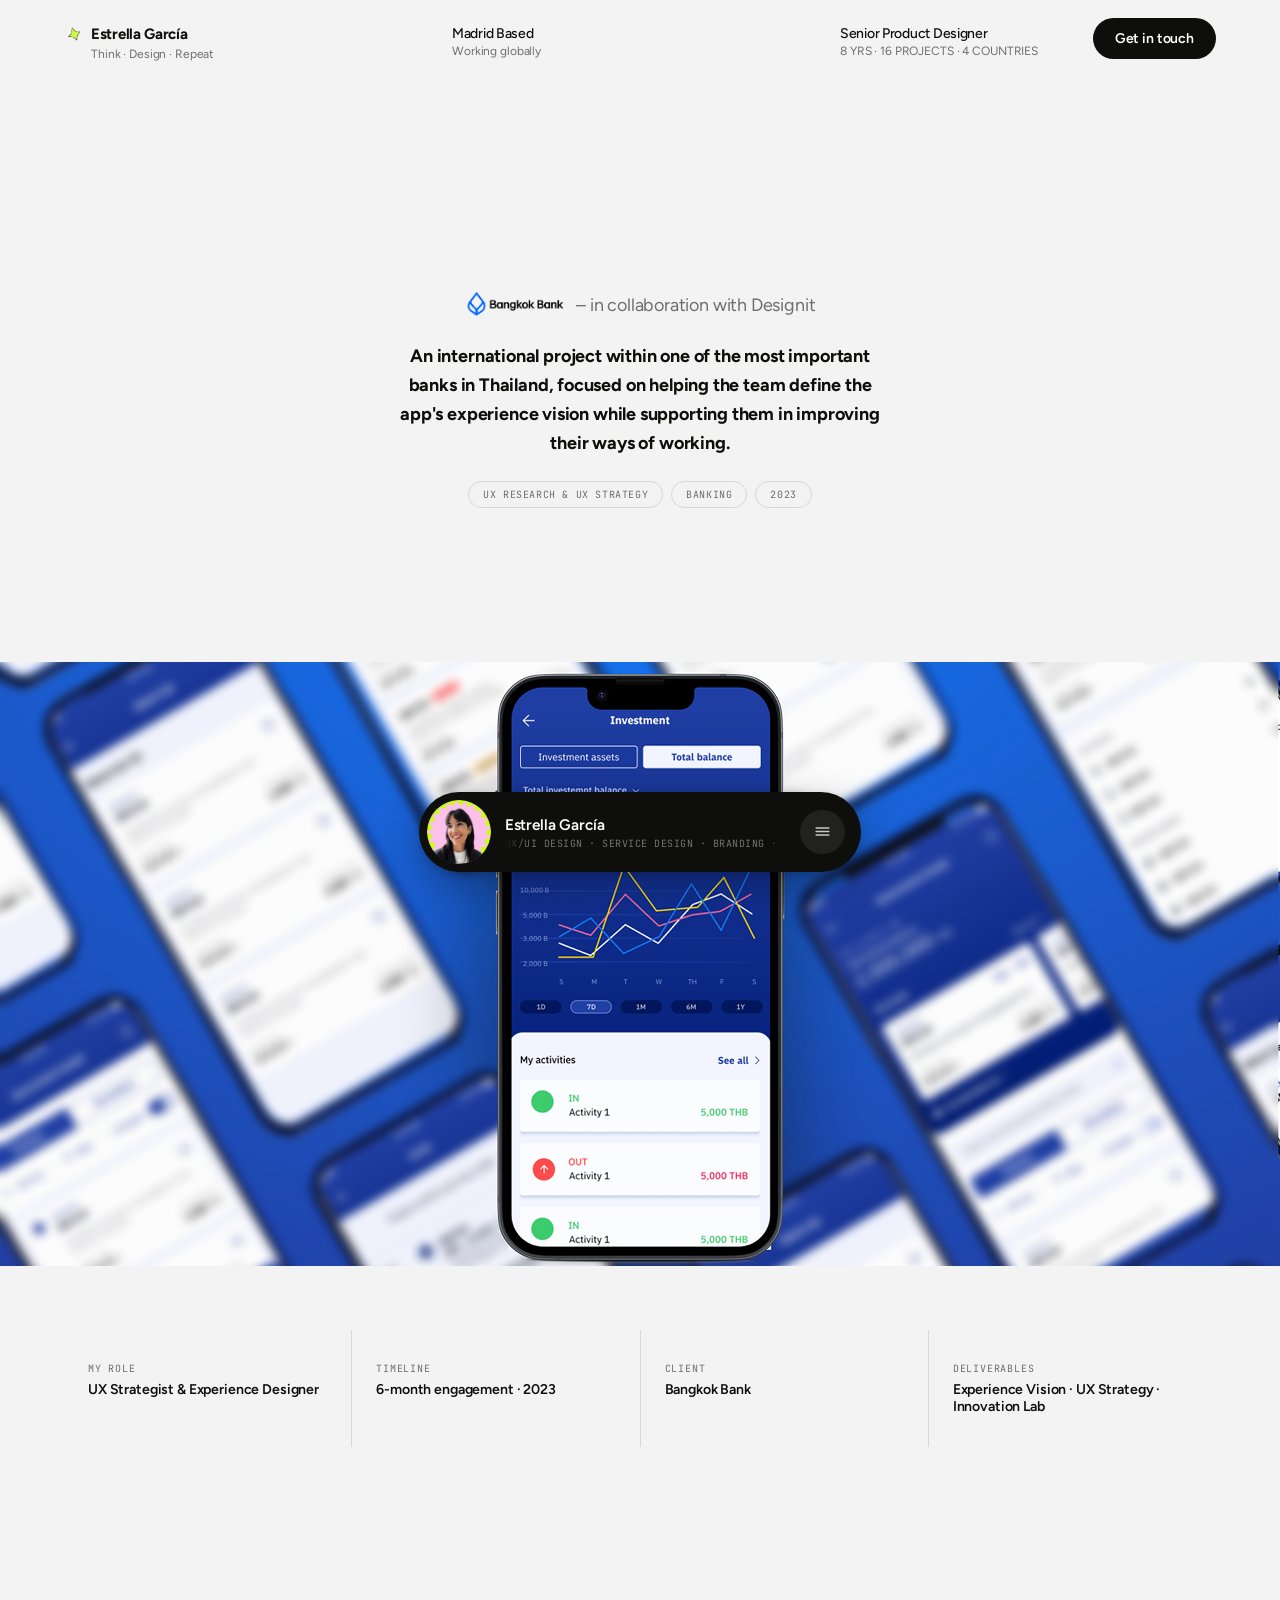
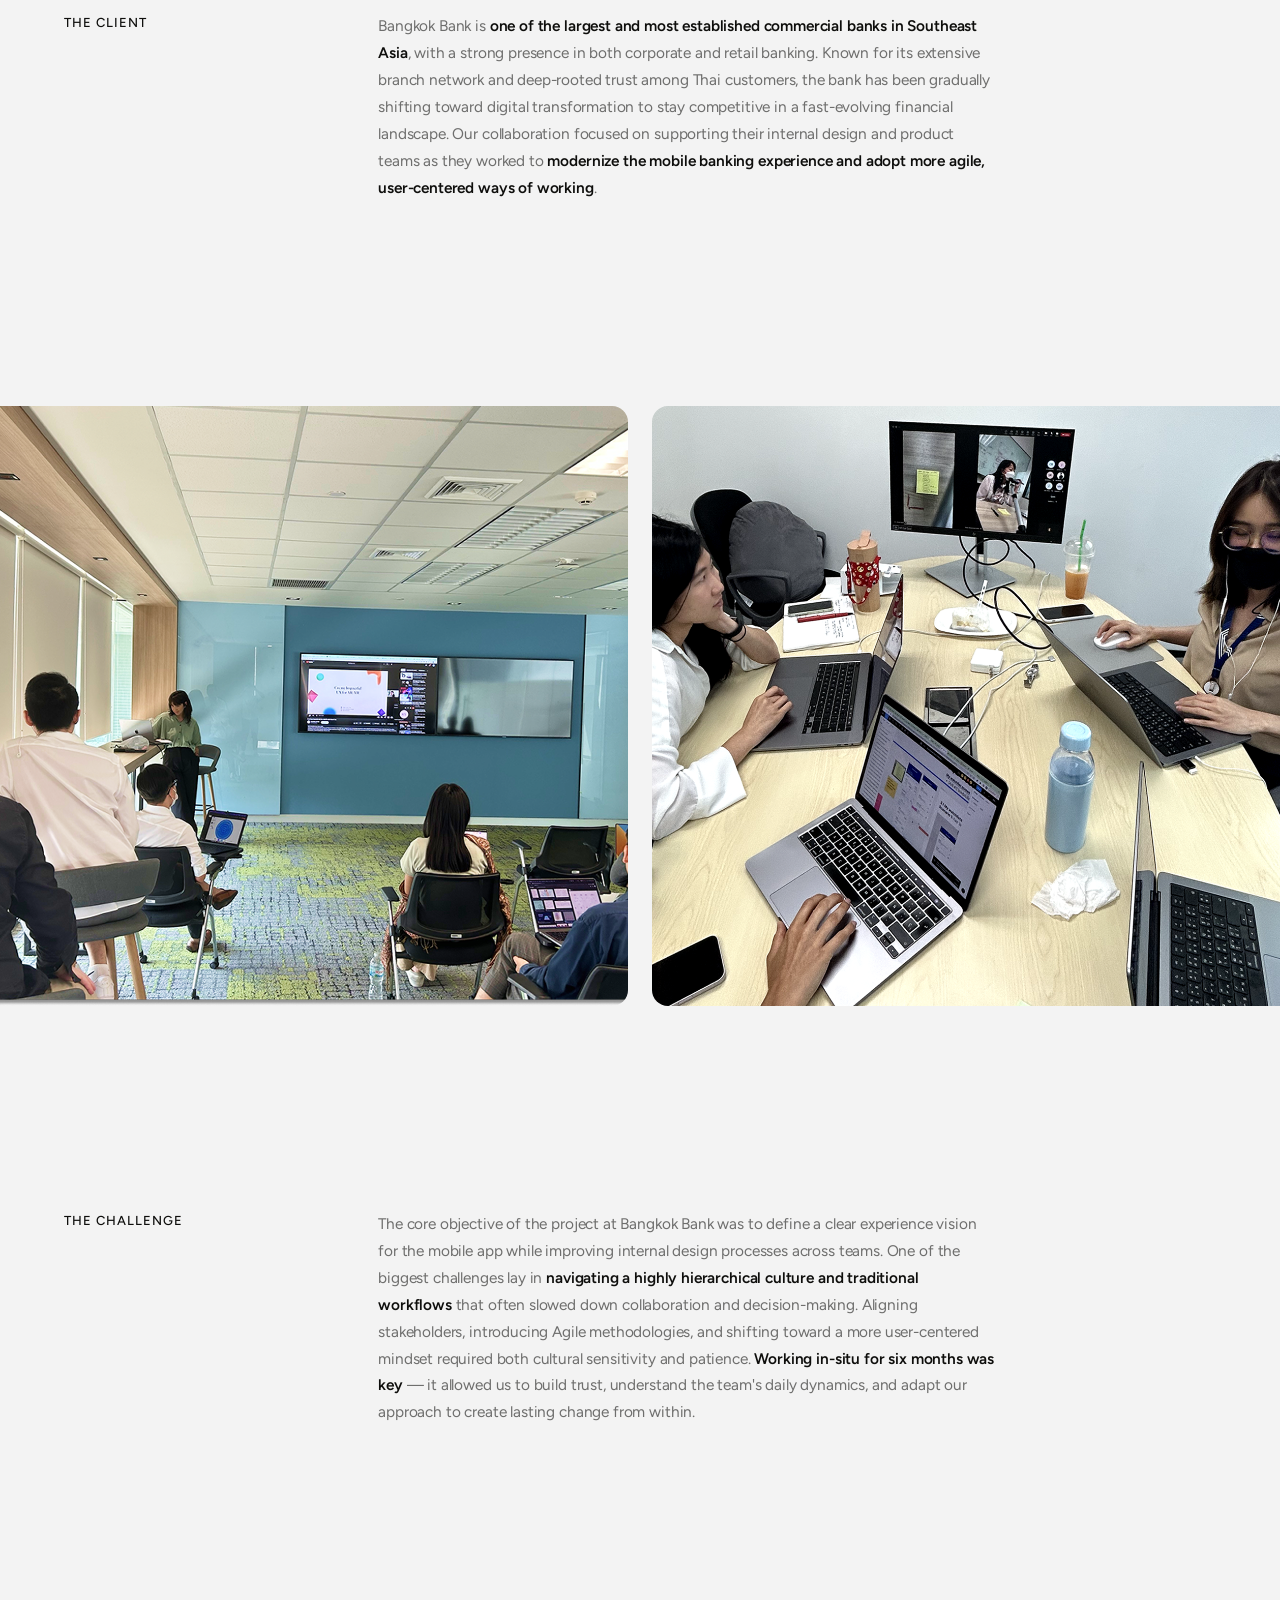
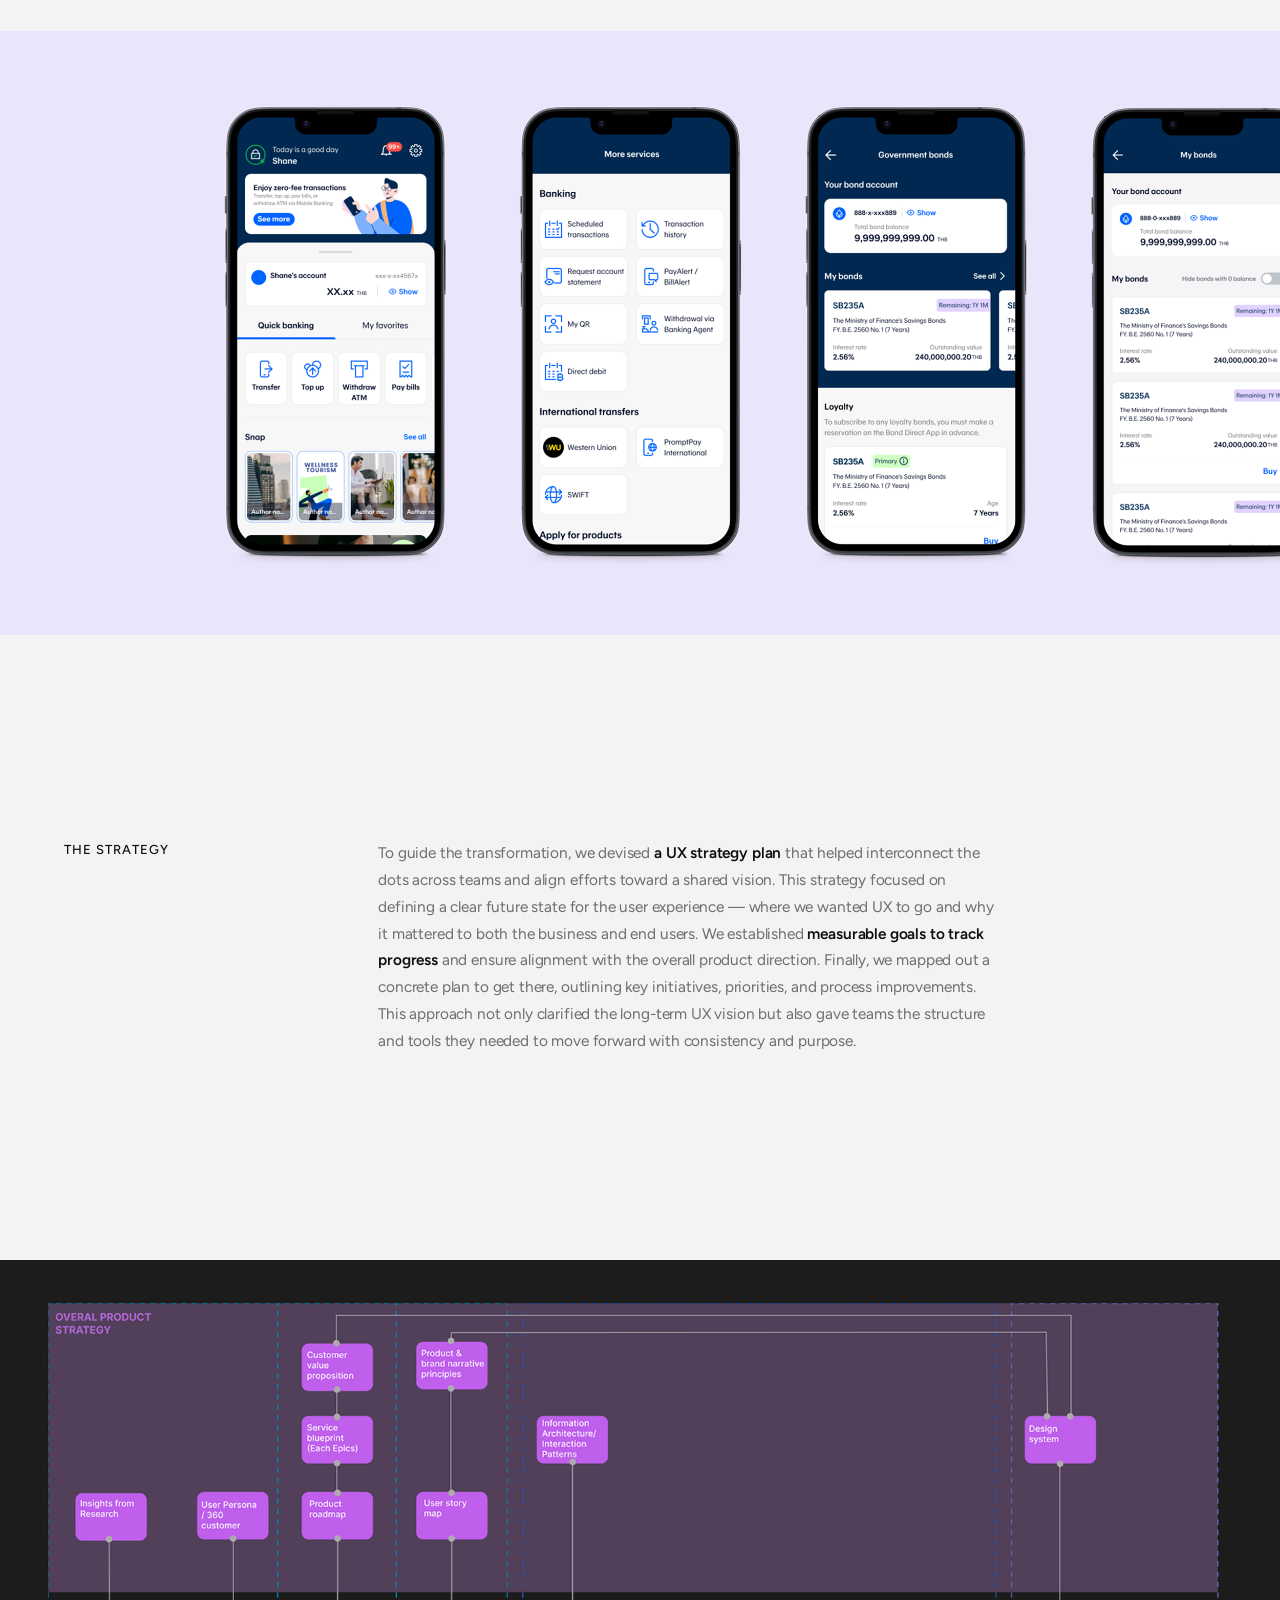
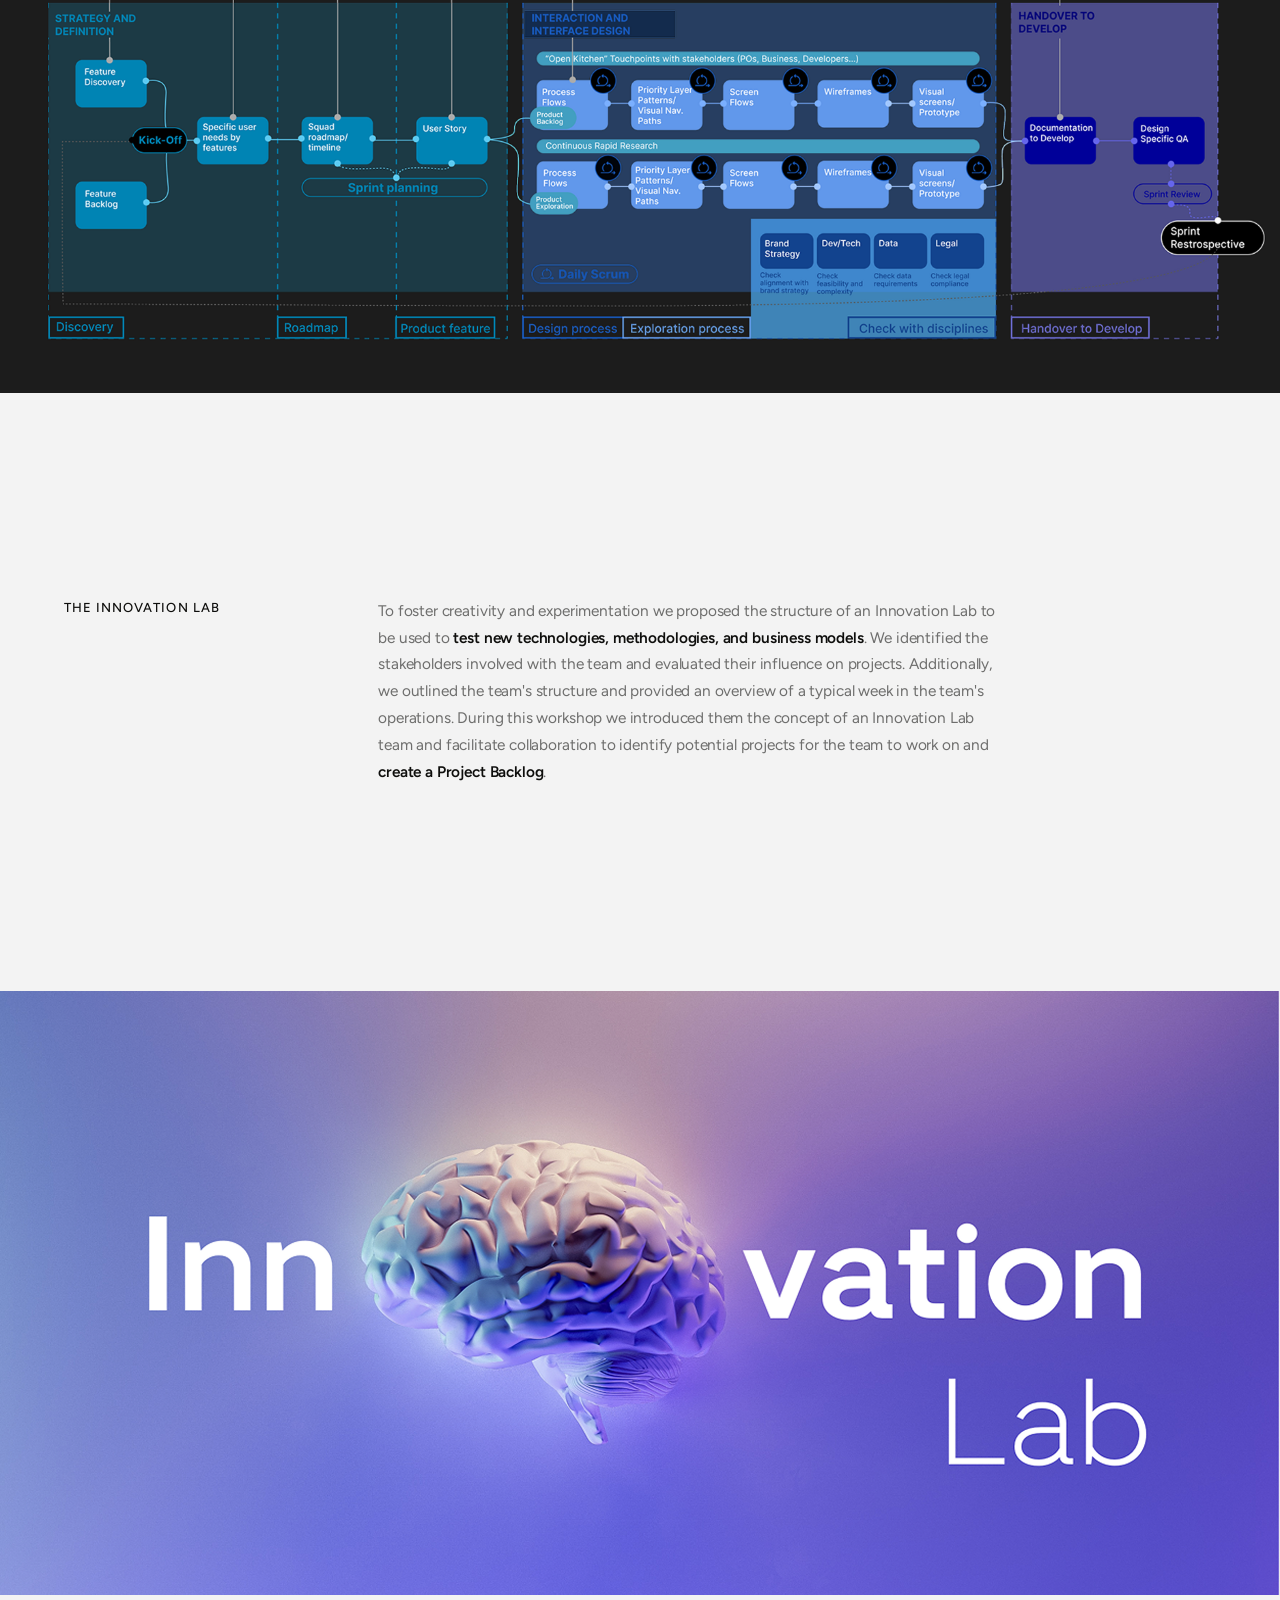
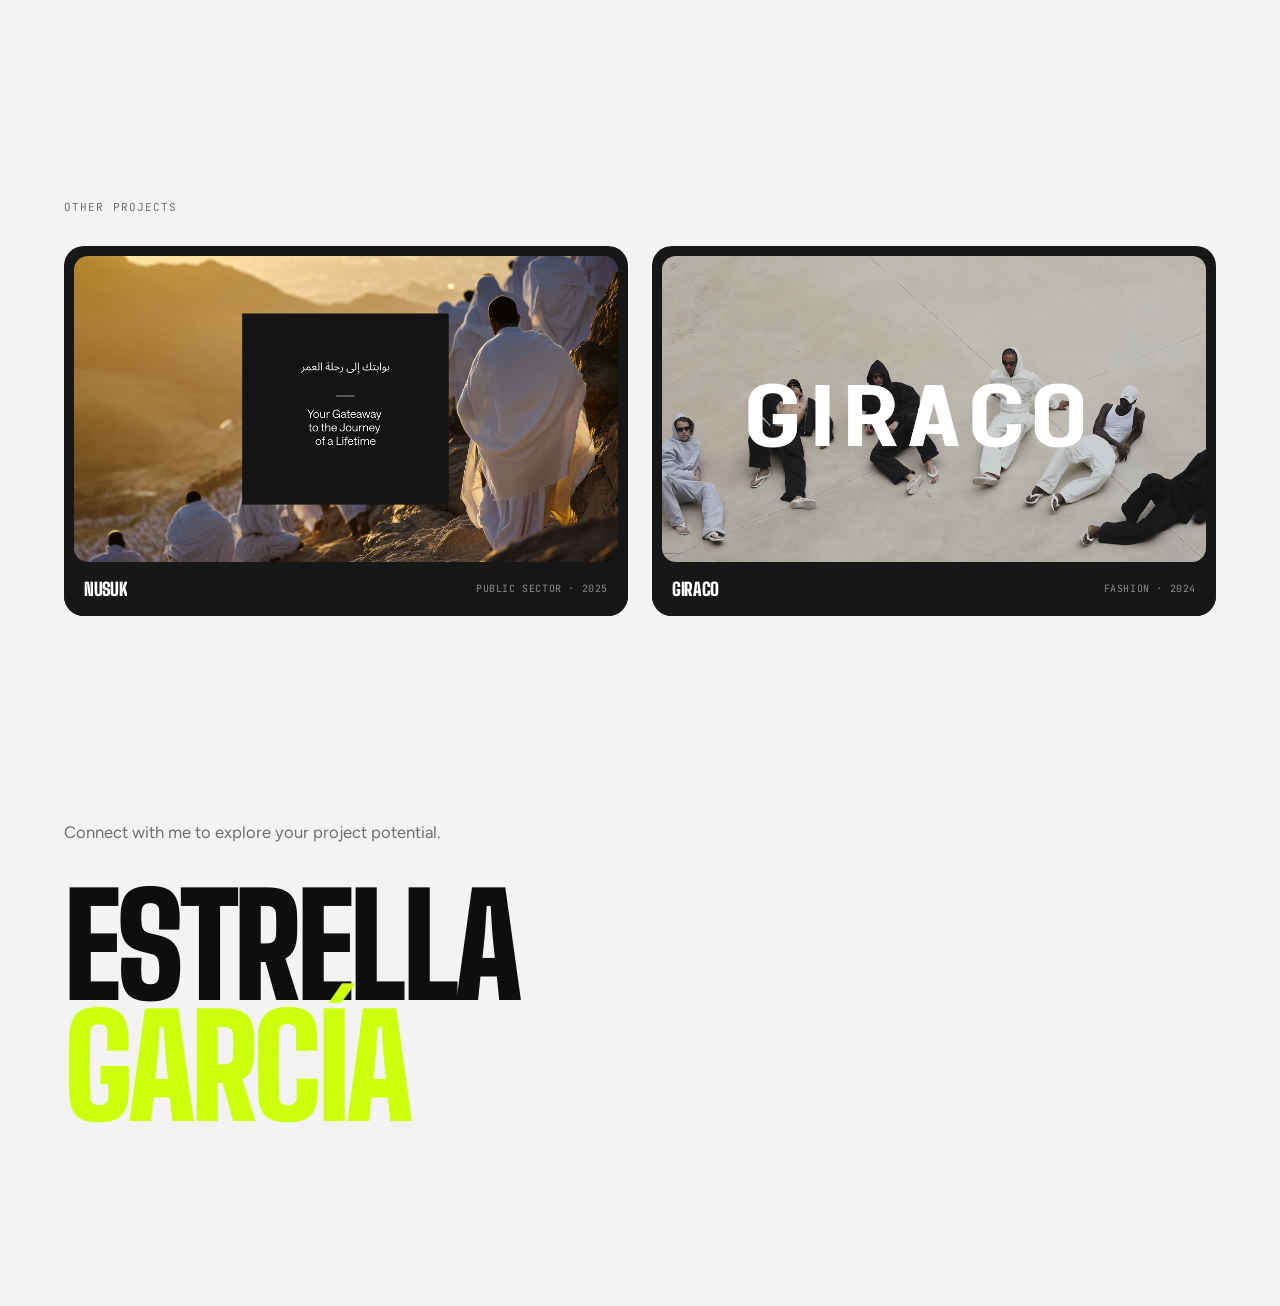
<file: bangkokbank.html>
<!DOCTYPE html>
<html lang="en">
<head>
  <meta charset="UTF-8">
  <meta name="viewport" content="width=device-width, initial-scale=1">
  <link rel="icon" type="image/png" href="favicon.png">
  <title>Bangkok Bank — Estrella García</title>
  <link rel="preconnect" href="https://fonts.googleapis.com/">
  <link rel="preconnect" href="https://fonts.gstatic.com/" crossorigin="">
  <link href="https://fonts.googleapis.com/css2?family=Big+Shoulders+Display:wght@400;700;900&family=Figtree:ital,wght@0,400;0,500;0,600;0,700;1,400&family=JetBrains+Mono:wght@400;500&display=swap" rel="stylesheet">
  <style>
    /* ─── TOKENS ──────────────────────────────────────────────── */
    * { box-sizing: border-box; margin: 0; padding: 0; }
    :root {
      --bg: #F3F3F3;
      --bg-alt: #EAEAE8;
      --ink: #0E0E0C;
      --ink-60: rgba(14,14,12,.58);
      --ink-20: rgba(14,14,12,.12);
      --accent: #CCFF0D;
      --title: "Figtree", sans-serif;
      --display: "Big Shoulders Display", sans-serif;
      --mono: "JetBrains Mono", monospace;
      --pad-x: 64px;
    }
    @media (max-width: 600px) { :root { --pad-x: 20px; } }
    html, body { min-height: 100%; overflow-x: hidden; background: var(--bg); }
    body { font-family: var(--title); color: var(--ink); -webkit-font-smoothing: antialiased; }
    a { color: inherit; text-decoration: none; }

    /* ─── ALL IMAGES: never cropped, no rounded corners ──────── */
    img { display: block; max-width: 100%; height: auto; border-radius: 0; }

    /* ─── CTA BUTTON ──────────────────────────────────────────── */
    .cta-fixed {
      position: fixed; top: 18px; right: var(--pad-x); z-index: 300;
      background: var(--ink); color: #fff; font-family: var(--title);
      font-weight: 600; font-size: 14px; letter-spacing: -0.01em;
      padding: 12px 22px; border-radius: 999px; white-space: nowrap;
      transition: transform .2s, background .2s;
      animation: fadeUp .7s cubic-bezier(.2,.8,.2,1) .1s both;
    }
    .cta-fixed:hover { background: #222; transform: scale(1.03); }
    @media (max-width: 600px) { .cta-fixed { font-size: 12px; padding: 10px 16px; top: 14px; } }

    /* ─── TOP BAR (dark text — light bg page) ─────────────────── */
    .top-bar {
      position: absolute; top: 0; left: 0; right: 0; z-index: 10;
      display: grid; grid-template-columns: 1fr 1fr 1fr; align-items: start;
      padding: 24px var(--pad-x) 0; gap: 12px;
      animation: fadeUp .7s cubic-bezier(.2,.8,.2,1) both;
    }
    @media (max-width: 700px) {
      .top-bar { grid-template-columns: 1fr; gap: 2px; padding-top: 16px; }
      .top-bar__col { display: none !important; }
    }
    .top-bar__brand { display: flex; flex-direction: column; gap: 3px; }
    .top-bar__name {
      display: inline-flex; align-items: center; gap: 7px;
      font-family: var(--title); font-weight: 700; font-size: 15px;
      letter-spacing: -0.02em; color: var(--ink);
    }
    .top-bar__sub { font-size: 12px; color: var(--ink-60); letter-spacing: -0.01em; padding-left: 27px; }
    .top-bar__col { display: flex; flex-direction: column; gap: 2px; padding-top: 1px; }
    .top-bar__label { font-size: 14px; font-weight: 500; letter-spacing: -0.02em; color: var(--ink); }
    .top-bar__hint { font-size: 12px; color: var(--ink-60); letter-spacing: -0.01em; }

    /* ─── BOTTOM NAV ──────────────────────────────────────────── */
    .bottom-nav-wrap {
      position: fixed; bottom: clamp(16px, 2.5vw, 28px); left: 0; right: 0;
      display: flex; justify-content: center; align-items: center;
      z-index: 200; pointer-events: none;
      animation: fadeUp .7s cubic-bezier(.2,.8,.2,1) .5s both;
    }
    .bottom-nav {
      pointer-events: all; background: #0E0E0C; border-radius: 999px;
      padding: 8px 16px 8px 8px; display: inline-flex; align-items: center; gap: 14px;
      box-shadow: 0 12px 40px rgba(0,0,0,.28), 0 3px 10px rgba(0,0,0,.14);
      white-space: nowrap; max-width: calc(100vw - 32px);
    }
    @media (max-width: 600px) { .bottom-nav { gap: 10px; padding: 6px 12px 6px 6px; } }
    .bottom-nav__avatar {
      width: clamp(48px, 5vw, 64px); height: clamp(48px, 5vw, 64px);
      border-radius: 50%; overflow: hidden; background: #333; flex-shrink: 0;
      cursor: pointer; transition: transform .2s ease, filter .2s ease;
    }
    .bottom-nav__avatar:hover {
      transform: scale(1.06); filter: brightness(1.1);
    }
    .bottom-nav__avatar img {
      width: 100%; height: 100%; object-fit: cover;
      object-position: center top; display: block; border-radius: 0;
    }
    .bottom-nav__info { display: flex; flex-direction: column; gap: 3px; overflow: hidden; }
    .bottom-nav__name {
      font-family: var(--title); font-weight: 600; font-size: clamp(13px, 1.2vw, 16px);
      color: #fff; letter-spacing: -0.01em; white-space: nowrap;
    }
    .bottom-nav__marquee-wrap { overflow: hidden; width: clamp(160px, 22vw, 340px); position: relative; }
    .bottom-nav__marquee-wrap::before,
    .bottom-nav__marquee-wrap::after {
      content: ''; position: absolute; top: 0; bottom: 0; width: 24px; z-index: 2; pointer-events: none;
    }
    .bottom-nav__marquee-wrap::before { left: 0; background: linear-gradient(to right, #0E0E0C, transparent); }
    .bottom-nav__marquee-wrap::after  { right: 0; background: linear-gradient(to left, #0E0E0C, transparent); }
    .bottom-nav__marquee { display: flex; animation: marquee 9s linear infinite; width: max-content; }
    .bottom-nav__marquee span {
      font-family: var(--mono); font-size: clamp(8px, .8vw, 10px);
      color: rgba(255,255,255,.42); letter-spacing: .05em; text-transform: uppercase;
      white-space: nowrap; padding-right: 40px;
    }
    .bottom-nav__burger {
      position: relative; width: clamp(36px, 3.5vw, 46px); height: clamp(36px, 3.5vw, 46px);
      border-radius: 50%; background: rgba(255,255,255,.08);
      display: flex; align-items: center; justify-content: center;
      flex-shrink: 0; cursor: pointer; transition: background .2s;
    }
    .bottom-nav__burger:hover { background: rgba(255,255,255,.16); }
    .burger-menu {
      position: absolute; bottom: calc(100% + 2px);
      left: 50%; transform: translateX(-50%) translateY(8px);
      background: #0E0E0C; border-radius: 16px; padding: 8px 8px 18px;
      display: flex; flex-direction: column; gap: 2px; min-width: 160px;
      opacity: 0; pointer-events: none;
      transition: opacity .22s cubic-bezier(.2,.8,.2,1), transform .22s cubic-bezier(.2,.8,.2,1);
      box-shadow: 0 12px 40px rgba(0,0,0,.3); margin-bottom: -10px;
    }
    .bottom-nav__burger:hover .burger-menu,
    .burger-menu:hover { opacity: 1; pointer-events: all; transform: translateX(-50%) translateY(0); }
    .burger-menu a {
      font-family: var(--title); font-weight: 500; font-size: 15px;
      color: rgba(255,255,255,.75); padding: 11px 18px; border-radius: 10px;
      transition: background .15s, color .15s; display: block; text-align: center;
    }
    .burger-menu a:hover { background: rgba(255,255,255,.08); color: #fff; }

    /* ─── ANIMATIONS ──────────────────────────────────────────── */
    @keyframes fadeUp {
      from { opacity: 0; transform: translateY(28px); }
      to   { opacity: 1; transform: translateY(0); }
    }
    @keyframes marquee { from { transform: translateX(0); } to { transform: translateX(-50%); } }
    .reveal {
      opacity: 0; transform: translateY(28px);
      transition: opacity .7s cubic-bezier(.2,.8,.2,1), transform .7s cubic-bezier(.2,.8,.2,1);
    }
    .reveal.visible { opacity: 1; transform: none; }
    .reveal-d1 { transition-delay: .1s; }
    .reveal-d2 { transition-delay: .2s; }
    .reveal-d3 { transition-delay: .3s; }

    /* ─── HERO ────────────────────────────────────────────────── */
    .hero {
      position: relative; background: var(--bg);
      padding-top: clamp(88px, 11vw, 128px);
      padding-bottom: 0;
    }
    .hero__inner {
      padding: 0 var(--pad-x);
      display: flex; flex-direction: column; align-items: center;
    }
    .hero__sponsor {
      display: flex; align-items: center; justify-content: center;
      flex-wrap: wrap; gap: 10px;
      margin-top: clamp(120px, 18vh, 240px);
    }
    .hero__sponsor-logo { height: clamp(28px, 2.2vw, 32px); width: auto; display: block; }
    .hero__sponsor-text {
      font-family: var(--title); font-size: clamp(16px, 1.4vw, 21px);
      color: var(--ink-60); letter-spacing: -0.01em;
    }
    .hero__subtitle {
      font-family: var(--title); font-size: 18px; font-weight: 700;
      color: var(--ink); line-height: 1.6; letter-spacing: -0.01em;
      text-align: center; max-width: 480px;
      margin: clamp(16px, 2vw, 24px) auto 0;
    }
    .hero__pills {
      display: flex; flex-wrap: wrap; justify-content: center; gap: 8px;
      margin-top: clamp(16px, 2vw, 24px);
      margin-bottom: clamp(100px, 12vw, 160px);
    }
    .hero__pill {
      font-family: var(--mono); font-size: 10px; letter-spacing: .06em;
      text-transform: uppercase; padding: 6px 14px; border-radius: 999px;
    }
    .hero__pill--accent { border: 1px solid var(--ink-20); color: var(--ink-60); }
    .hero__pill--outline { border: 1px solid var(--ink-20); color: var(--ink-60); }
    .hero__image { padding: 0; }
    .hero__image img { width: 100%; height: auto; display: block; }

    /* ─── INFO STRIP ──────────────────────────────────────────── */
    .info-strip {
      padding: clamp(48px, 5vw, 72px) var(--pad-x);
    }
    .info-grid {
      display: grid; grid-template-columns: repeat(4, 1fr);
      gap: 1px; background: var(--ink-20); border-radius: 0; overflow: hidden;
    }
    @media (max-width: 700px) { .info-grid { grid-template-columns: repeat(2, 1fr); } }
    .info-cell {
      background: var(--bg); padding: clamp(20px, 2.5vw, 32px) 24px;
      display: flex; flex-direction: column; gap: 6px;
    }
    .info-label {
      font-family: var(--mono); font-size: 10px; letter-spacing: .08em;
      text-transform: uppercase; color: var(--ink-60);
    }
    .info-value {
      font-family: var(--title); font-weight: 600;
      font-size: clamp(13px, 1.1vw, 15px); letter-spacing: -0.01em; color: var(--ink);
    }

    /* ─── CONTENT SECTIONS ────────────────────────────────────── */
    .cs {
      padding: clamp(80px, 8vw, 120px) var(--pad-x);
    }
    .cs__layout {
      display: grid;
      grid-template-columns: minmax(120px, 18%) minmax(0, 780px);
      gap: clamp(16px, 2vw, 32px);
      align-items: start;
    }
    .cs__eyebrow {
      font-family: var(--mono); font-size: 11px; letter-spacing: .1em;
      text-transform: uppercase; color: var(--ink-60); margin-bottom: 16px;
    }
    .cs__heading {
      font-family: var(--title); font-weight: 500;
      font-size: clamp(13px, 1vw, 14px);
      line-height: 1.5; letter-spacing: .08em; text-transform: uppercase;
      color: var(--ink);
    }
    .cs__content { display: flex; flex-direction: column; align-items: center; }
    .cs__text { padding: 0 clamp(16px, 4vw, 56px); max-width: 720px; }
    .cs__body {
      font-family: var(--title); font-size: clamp(15px, 1.2vw, 18px);
      line-height: 1.75; color: var(--ink-60);
      letter-spacing: -0.01em;
    }
    .cs__body strong { font-weight: 600; color: var(--ink); }
    .cs__images {
      width: 100vw; position: relative; left: 50%; margin-left: -50vw;
      margin-top: clamp(160px, 16vw, 240px);
    }
    @media (max-width: 800px) {
      .cs__layout { grid-template-columns: 1fr; gap: 0; }
      .cs__heading { margin-bottom: clamp(16px, 4vw, 24px); }
      .cs__text { padding: 0; max-width: none; }
    }

    /* full-width image */
    .img-full { width: 100%; height: auto; display: block; }

    /* image pair (2 cols, edge-to-edge with inner-corner rounding) */
    .img-pair {
      display: grid; grid-template-columns: 1fr 1fr;
      gap: clamp(16px, 2vw, 24px);
      aspect-ratio: 21 / 9;
    }
    .img-pair img { width: 100%; height: 100%; object-fit: cover; display: block; }
    .img-pair > *:first-child { border-radius: 0 16px 16px 0; }
    .img-pair > *:last-child { border-radius: 16px 0 0 16px; }
    @media (max-width: 640px) {
      .img-pair { grid-template-columns: 1fr; aspect-ratio: auto; }
      .img-pair img { height: auto; }
      .img-pair > *:first-child { border-radius: 0 0 16px 16px; }
      .img-pair > *:last-child { border-radius: 16px 16px 0 0; }
    }

    /* image caption */
    .img-cap {
      font-family: var(--mono); font-size: 10px; letter-spacing: .07em;
      text-transform: uppercase; color: var(--ink-60); margin-top: 10px;
    }

    /* ─── PROCESS PHASES ──────────────────────────────────────── */
    .phases { margin-top: clamp(32px, 4vw, 48px); }
    .phase {
      padding: clamp(24px, 3vw, 36px) 0;
      border-top: 1px solid var(--ink-20);
      display: grid; grid-template-columns: 48px 1fr;
      gap: 24px; align-items: start;
    }
    .phase:last-child { border-bottom: 1px solid var(--ink-20); }
    .phase__num {
      font-family: var(--mono); font-size: 11px; letter-spacing: .1em;
      color: var(--ink-60); padding-top: 4px;
    }
    .phase__name {
      font-family: var(--display); font-weight: 900;
      font-size: clamp(18px, 2vw, 28px); letter-spacing: -0.02em;
      text-transform: uppercase; margin-bottom: 10px; color: var(--ink);
    }
    .phase__desc {
      font-family: var(--title); font-size: clamp(14px, 1vw, 16px);
      color: var(--ink-60); line-height: 1.7;
    }

    /* ─── OTHER PROJECTS ──────────────────────────────────────── */
    .other { padding: clamp(80px, 8vw, 120px) var(--pad-x); }
    .other__label {
      font-family: var(--mono); font-size: 11px; letter-spacing: .1em;
      text-transform: uppercase; color: var(--ink-60); margin-bottom: 32px;
    }
    .other-grid {
      display: grid; grid-template-columns: 1fr 1fr;
      gap: clamp(16px, 2vw, 24px);
    }
    @media (max-width: 640px) { .other-grid { grid-template-columns: 1fr; } }
    .other-card {
      display: block; overflow: hidden; border-radius: 20px;
      background: #171717;
      transition: transform .35s cubic-bezier(.2,.8,.2,1); cursor: pointer;
    }
    .other-card:hover { transform: scale(1.012); }
    .other-card__thumb {
      margin: 10px 10px 0 10px;
      border-radius: 14px; overflow: hidden;
      aspect-ratio: 16/9;
    }
    .other-card__thumb img {
      width: 100%; height: 100%; object-fit: cover; display: block;
      transition: transform 0.4s ease; border-radius: 0;
    }
    .other-card:hover .other-card__thumb img { transform: scale(1.05); }
    .other-card__bar {
      background: #171717;
      padding: 16px 20px;
      display: flex; justify-content: space-between; align-items: center; gap: 16px;
    }
    .other-card__name {
      font-family: var(--display); font-weight: 900;
      font-size: clamp(15px, 1.4vw, 20px);
      letter-spacing: -0.02em; text-transform: uppercase; color: #fff;
      white-space: nowrap; overflow: hidden; text-overflow: ellipsis;
    }
    .other-card__right {
      font-family: var(--mono); font-size: 10px; letter-spacing: .06em;
      text-transform: uppercase; color: rgba(255,255,255,.5);
      white-space: nowrap; flex-shrink: 0;
    }

    /* ─── FOOTER ──────────────────────────────────────────────── */
    .footer {
      padding: clamp(80px, 8vw, 120px) var(--pad-x) clamp(120px, 14vw, 200px);
      display: flex; flex-direction: column; gap: clamp(24px, 3vw, 40px);
    }
    .footer__connect {
      font-family: var(--title); font-size: clamp(15px, 1.3vw, 20px);
      color: var(--ink-60); max-width: 420px; line-height: 1.55;
    }
    .footer__name {
      font-family: var(--display); font-weight: 900;
      font-size: clamp(56px, 11vw, 168px);
      letter-spacing: -0.03em; text-transform: uppercase;
      color: var(--ink); line-height: .86;
    }
    .footer__name span { color: var(--accent); }
  </style>
</head>
<body>

<!-- ── CTA ────────────────────────────────────────────────────── -->
<a class="cta-fixed" href="mailto:estrellaggordillo93@gmail.com">Get in touch</a>

<!-- ── HERO ───────────────────────────────────────────────────── -->
<section class="hero">
  <div class="top-bar">
    <div class="top-bar__brand">
      <span class="top-bar__name">
        <img src="star.png" alt="" style="width:20px;height:20px;object-fit:contain;flex-shrink:0;border-radius:0;">
        Estrella García
      </span>
      <span class="top-bar__sub">Think · Design · Repeat</span>
    </div>
    <div class="top-bar__col">
      <span class="top-bar__label">Madrid Based</span>
      <span class="top-bar__hint">Working globally</span>
    </div>
    <div class="top-bar__col">
      <span class="top-bar__label">Senior Product Designer</span>
      <span class="top-bar__hint">8 YRS · 16 PROJECTS · 4 COUNTRIES</span>
    </div>
  </div>

  <div class="hero__inner">
    <div class="hero__sponsor reveal">
      <img class="hero__sponsor-logo" src="bangkokbank_logo.png" alt="Bangkok Bank">
      <span class="hero__sponsor-text">– in collaboration with Designit</span>
    </div>
    <p class="hero__subtitle">An international project within one of the most important banks in Thailand, focused on helping the team define the app's experience vision while supporting them in improving their ways of working.</p>
    <div class="hero__pills">
      <span class="hero__pill hero__pill--accent">UX Research &amp; UX Strategy</span>
      <span class="hero__pill hero__pill--outline">Banking</span>
      <span class="hero__pill hero__pill--outline">2023</span>
    </div>
  </div>

  <div class="hero__image reveal">
    <img src="bangkok_Image 1.png" alt="Bangkok Bank — project overview">
  </div>
</section>

<!-- ── PROJECT INFO ────────────────────────────────────────────── -->
<section class="info-strip reveal">
  <div class="info-grid">
    <div class="info-cell">
      <span class="info-label">My Role</span>
      <span class="info-value">UX Strategist &amp; Experience Designer</span>
    </div>
    <div class="info-cell">
      <span class="info-label">Timeline</span>
      <span class="info-value">6-month engagement · 2023</span>
    </div>
    <div class="info-cell">
      <span class="info-label">Client</span>
      <span class="info-value">Bangkok Bank</span>
    </div>
    <div class="info-cell">
      <span class="info-label">Deliverables</span>
      <span class="info-value">Experience Vision · UX Strategy · Innovation Lab</span>
    </div>
  </div>
</section>

<!-- ── THE CLIENT ──────────────────────────────────────────────── -->
<section class="cs">
  <div class="cs__layout">
    <h2 class="cs__heading reveal">THE CLIENT</h2>
    <div class="cs__content">
      <div class="cs__text">
        <p class="cs__body reveal reveal-d1">Bangkok Bank is <strong>one of the largest and most established commercial banks in Southeast Asia</strong>, with a strong presence in both corporate and retail banking. Known for its extensive branch network and deep-rooted trust among Thai customers, the bank has been gradually shifting toward digital transformation to stay competitive in a fast-evolving financial landscape. Our collaboration focused on supporting their internal design and product teams as they worked to <strong>modernize the mobile banking experience and adopt more agile, user-centered ways of working</strong>.</p>
      </div>
    </div>
  </div>
  <div class="cs__images">
    <div class="img-pair reveal">
      <img src="bangkok_Image 2.png" alt="Bangkok Bank — client context">
      <img src="bangkok_Image 3.png" alt="Bangkok Bank — team and context">
    </div>
  </div>
</section>

<!-- ── THE CHALLENGE ───────────────────────────────────────────── -->
<section class="cs">
  <div class="cs__layout">
    <h2 class="cs__heading reveal">THE CHALLENGE</h2>
    <div class="cs__content">
      <div class="cs__text">
        <p class="cs__body reveal reveal-d1">The core objective of the project at Bangkok Bank was to define a clear experience vision for the mobile app while improving internal design processes across teams. One of the biggest challenges lay in <strong>navigating a highly hierarchical culture and traditional workflows</strong> that often slowed down collaboration and decision-making. Aligning stakeholders, introducing Agile methodologies, and shifting toward a more user-centered mindset required both cultural sensitivity and patience. <strong>Working in-situ for six months was key</strong> — it allowed us to build trust, understand the team's daily dynamics, and adapt our approach to create lasting change from within.</p>
      </div>
    </div>
  </div>
  <div class="cs__images reveal">
    <img class="img-full" src="bagkok_Image 4.png" alt="Bangkok Bank — challenge and problem space">
  </div>
</section>

<!-- ── THE STRATEGY ────────────────────────────────────────────── -->
<section class="cs">
  <div class="cs__layout">
    <h2 class="cs__heading reveal">THE STRATEGY</h2>
    <div class="cs__content">
      <div class="cs__text">
        <p class="cs__body reveal reveal-d1">To guide the transformation, we devised <strong>a UX strategy plan</strong> that helped interconnect the dots across teams and align efforts toward a shared vision. This strategy focused on defining a clear future state for the user experience — where we wanted UX to go and why it mattered to both the business and end users. We established <strong>measurable goals to track progress</strong> and ensure alignment with the overall product direction. Finally, we mapped out a concrete plan to get there, outlining key initiatives, priorities, and process improvements. This approach not only clarified the long-term UX vision but also gave teams the structure and tools they needed to move forward with consistency and purpose.</p>
      </div>
    </div>
  </div>
  <div class="cs__images reveal">
    <img class="img-full" src="bangkok_Image 6.png" alt="Bangkok Bank — strategy details">
  </div>
</section>

<!-- ── THE INNOVATION LAB ──────────────────────────────────────── -->
<section class="cs">
  <div class="cs__layout">
    <h2 class="cs__heading reveal">THE INNOVATION LAB</h2>
    <div class="cs__content">
      <div class="cs__text">
        <p class="cs__body reveal reveal-d1">To foster creativity and experimentation we proposed the structure of an Innovation Lab to be used to <strong>test new technologies, methodologies, and business models</strong>. We identified the stakeholders involved with the team and evaluated their influence on projects. Additionally, we outlined the team's structure and provided an overview of a typical week in the team's operations. During this workshop we introduced them the concept of an Innovation Lab team and facilitate collaboration to identify potential projects for the team to work on and <strong>create a Project Backlog</strong>.</p>
      </div>
    </div>
  </div>
  <div class="cs__images reveal">
    <img class="img-full" src="bangkok_Image 7.png" alt="Bangkok Bank — Innovation Lab workshop">
  </div>
</section>

<!-- ── OTHER PROJECTS ──────────────────────────────────────────── -->
<section class="other">
  <p class="other__label reveal">Other Projects</p>
  <div class="other-grid">
    <a class="other-card reveal" href="/nusuk" tabindex="0">
      <div class="other-card__thumb">
        <img src="NUSUK_Image 1.png" alt="Nusuk">
      </div>
      <div class="other-card__bar">
        <span class="other-card__name">Nusuk</span>
        <span class="other-card__right">Public Sector · 2025</span>
      </div>
    </a>
    <a class="other-card reveal reveal-d1" href="/giraco" tabindex="0">
      <div class="other-card__thumb">
        <img src="Giraco_Image 1.png" alt="Giraco">
      </div>
      <div class="other-card__bar">
        <span class="other-card__name">Giraco</span>
        <span class="other-card__right">Fashion · 2024</span>
      </div>
    </a>
  </div>
</section>

<!-- ── FOOTER ──────────────────────────────────────────────────── -->
<div class="footer">
  <p class="footer__connect reveal">Connect with me to explore your project potential.</p>
  <div class="footer__name reveal reveal-d1">Estrella<br><span>García</span></div>
</div>

<!-- ── STICKY BOTTOM NAV ───────────────────────────────────────── -->
<div class="bottom-nav-wrap">
  <div class="bottom-nav">
    <a class="bottom-nav__avatar" href="/#top" aria-label="Back to home">
      <img src="profile_pic.png" alt="Estrella García">
    </a>
    <div class="bottom-nav__info">
      <span class="bottom-nav__name">Estrella García</span>
      <div class="bottom-nav__marquee-wrap">
        <div class="bottom-nav__marquee">
          <span>UX/UI Design · Service Design · Branding · Concept Design · </span>
          <span>UX/UI Design · Service Design · Branding · Concept Design · </span>
        </div>
      </div>
    </div>
    <div class="bottom-nav__burger">
      <svg width="17" height="17" viewBox="0 0 24 24" fill="none" stroke="rgba(255,255,255,0.75)" stroke-width="2" stroke-linecap="round">
        <line x1="3" y1="7" x2="21" y2="7"></line>
        <line x1="3" y1="12" x2="21" y2="12"></line>
        <line x1="3" y1="17" x2="21" y2="17"></line>
      </svg>
      <div class="burger-menu">
        <a href="/">Work</a>
        <a href="/#about">About</a>
        <a href="/#contact">Contact</a>
      </div>
    </div>
  </div>
</div>

<script>
  (function () {
    var els = document.querySelectorAll('.reveal');
    var io  = new IntersectionObserver(function (entries) {
      entries.forEach(function (e) {
        if (e.isIntersecting) { e.target.classList.add('visible'); io.unobserve(e.target); }
      });
    }, { threshold: 0.08 });
    els.forEach(function (el) { io.observe(el); });
  })();
</script>
</body>
</html>
</file>
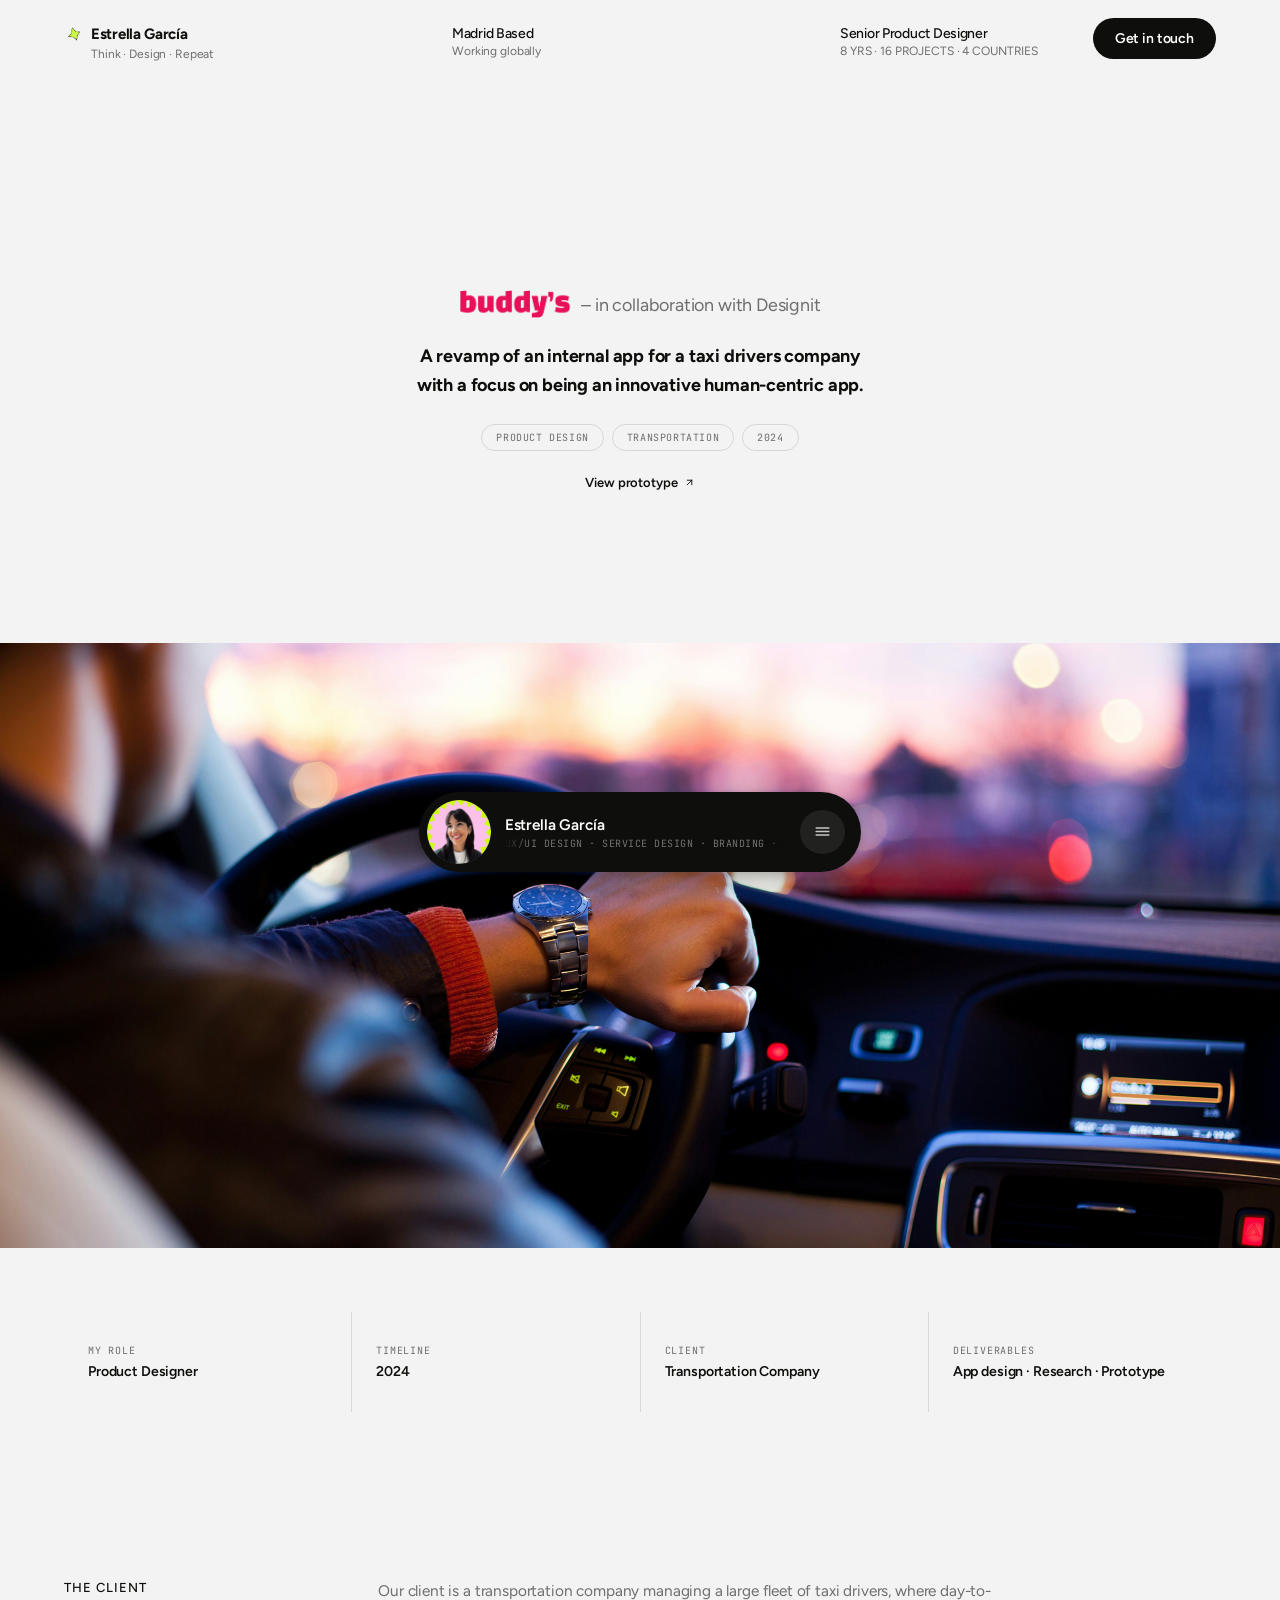
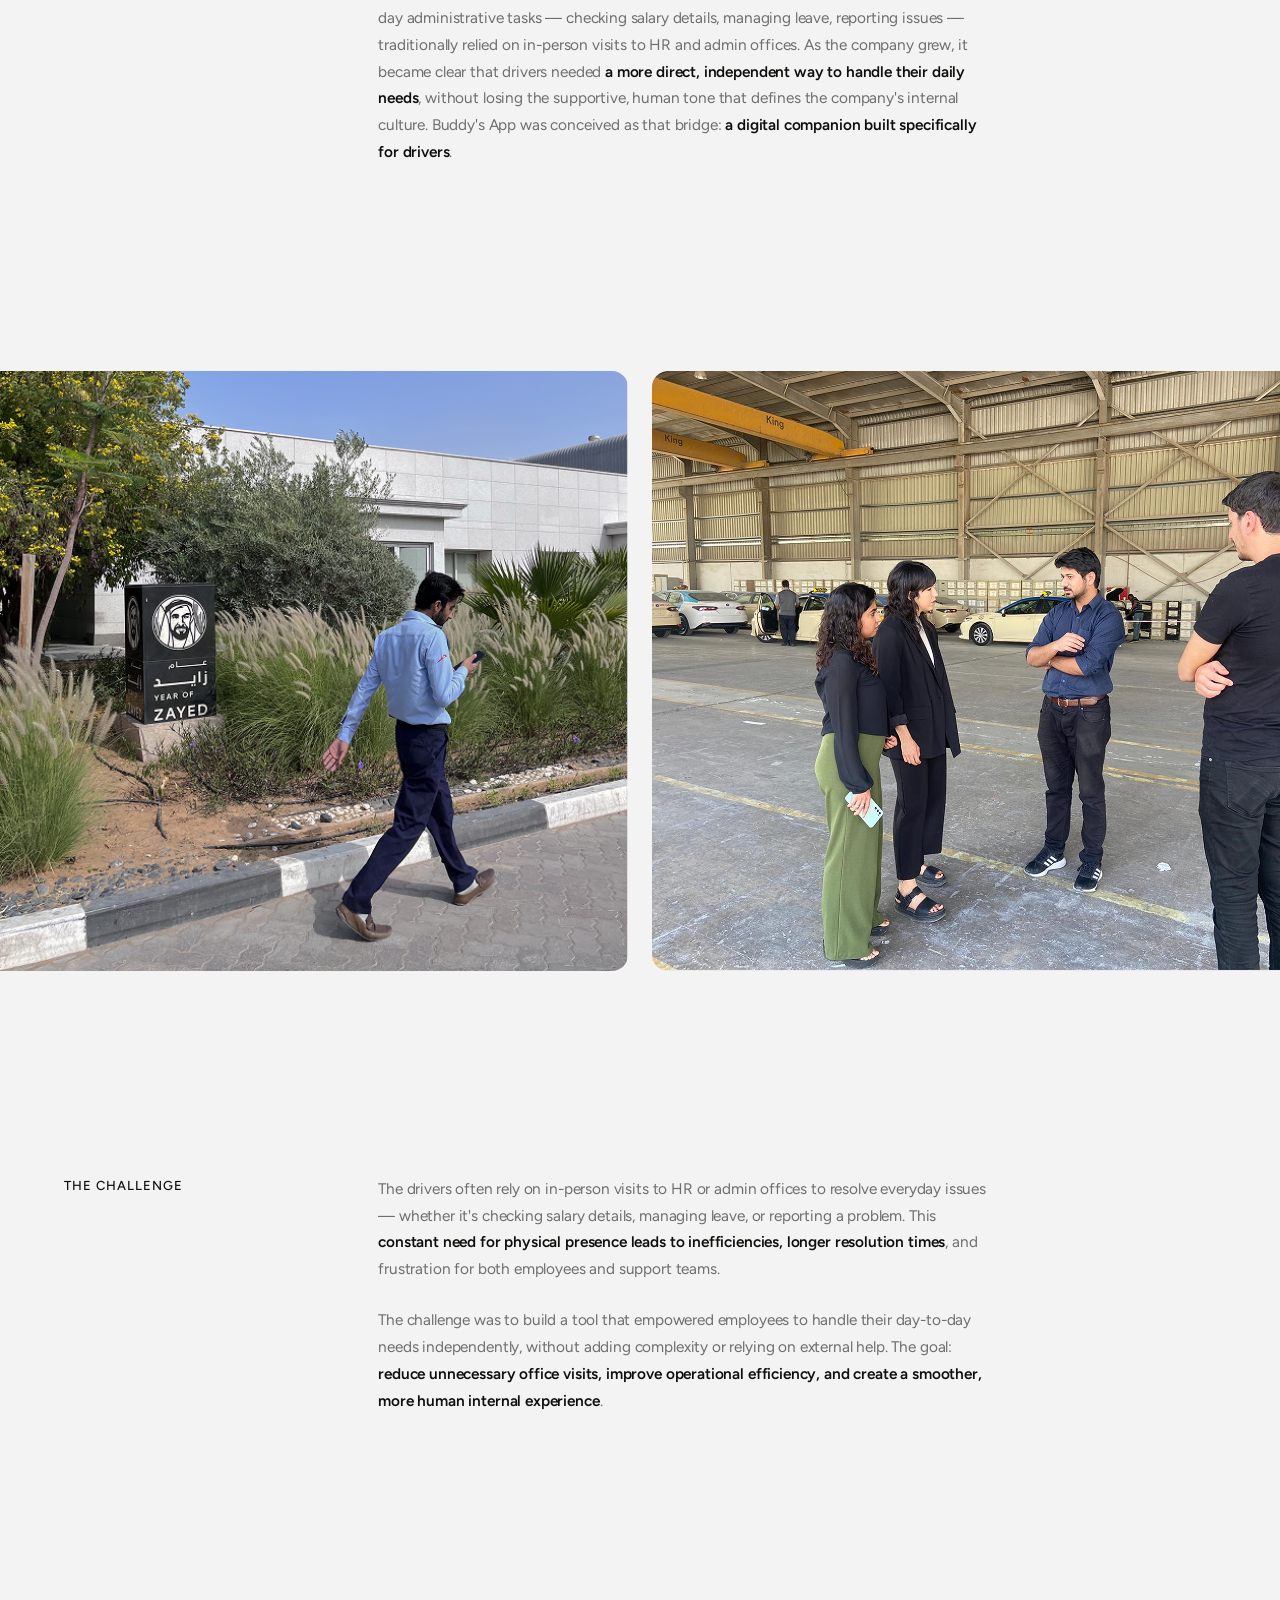
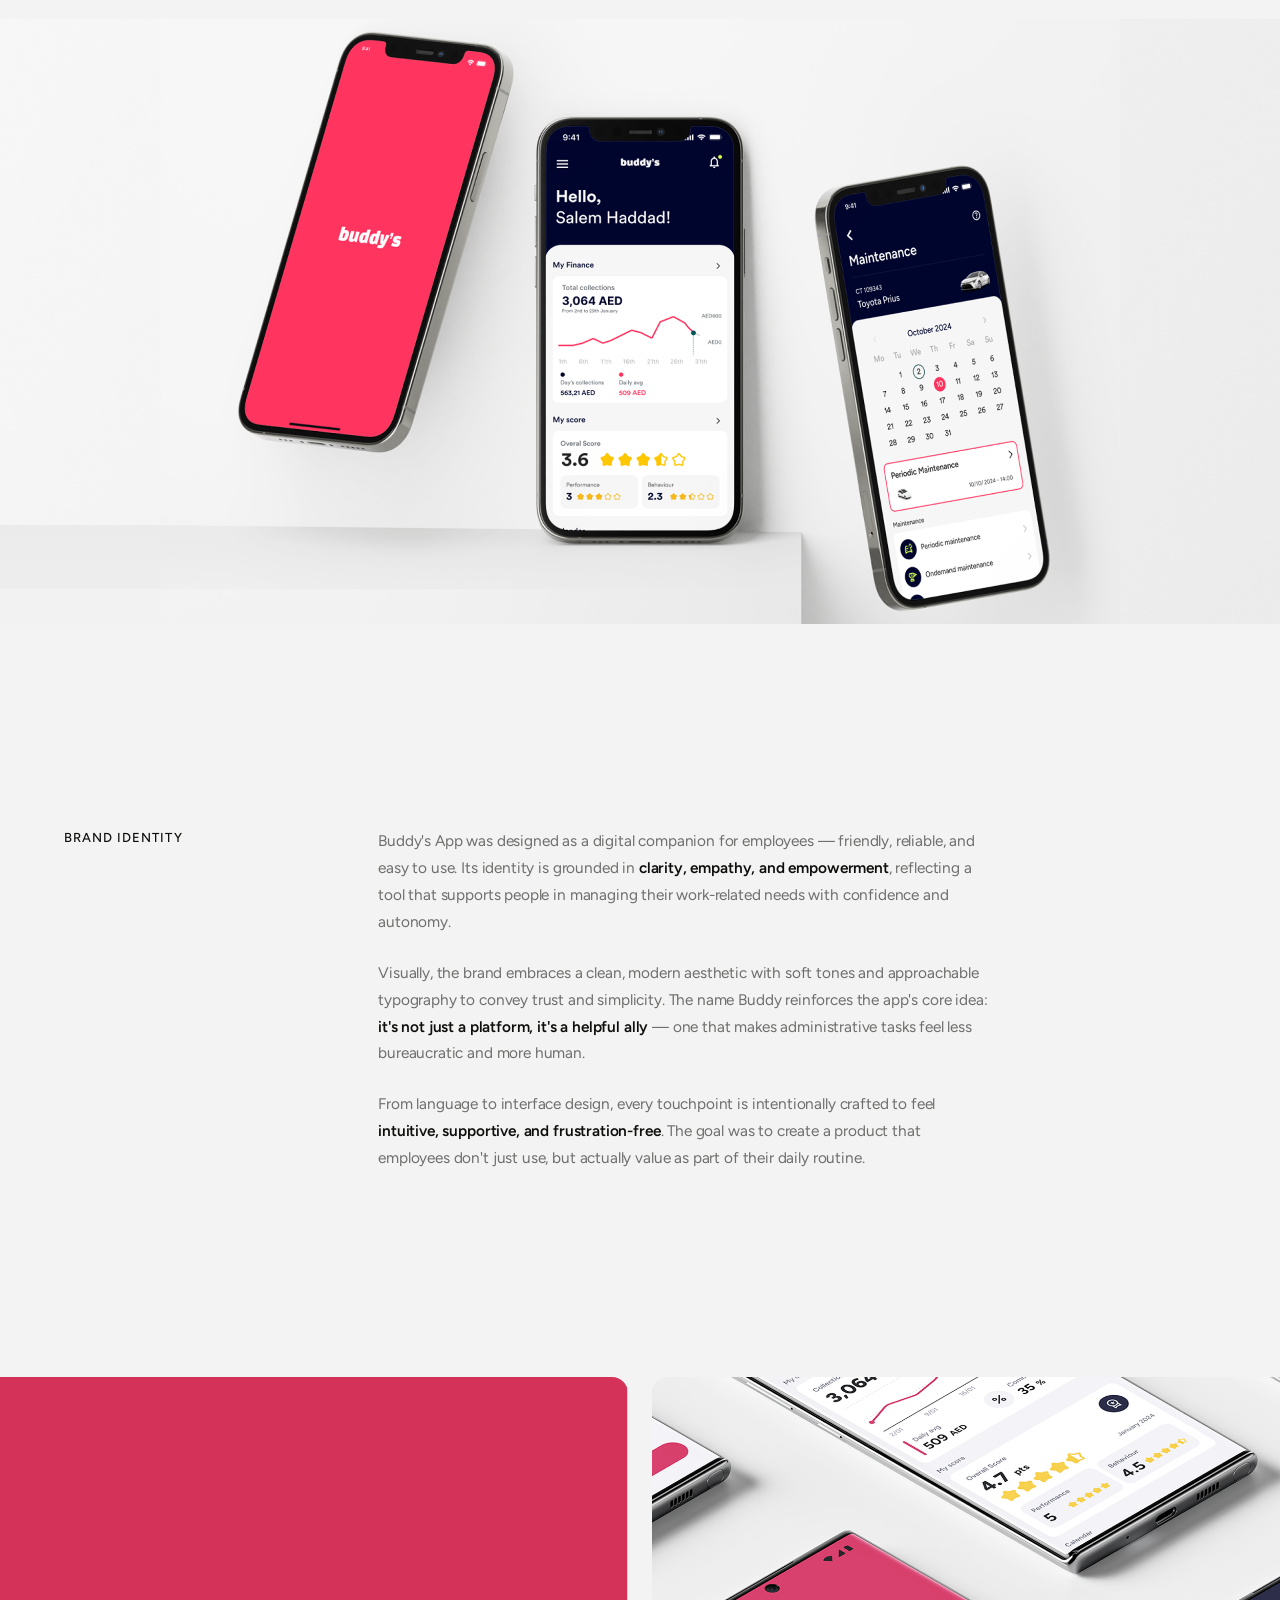
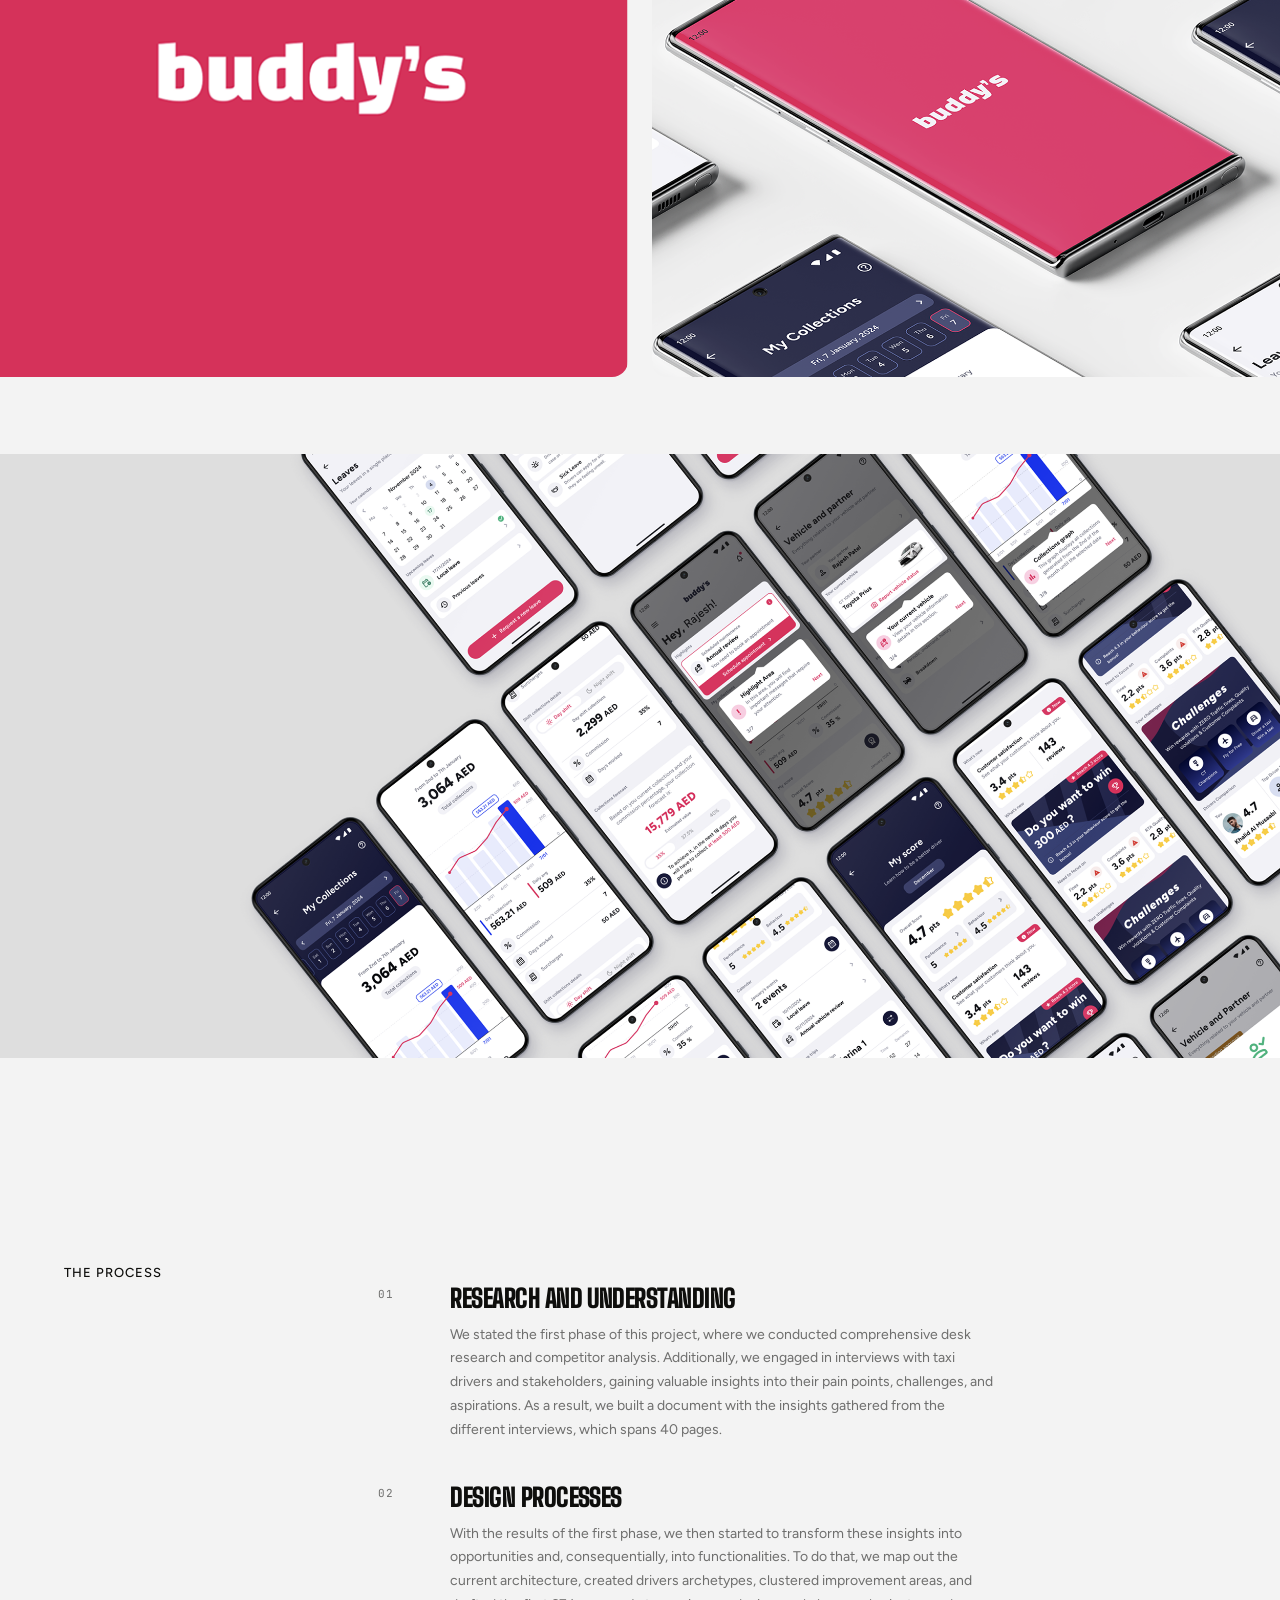
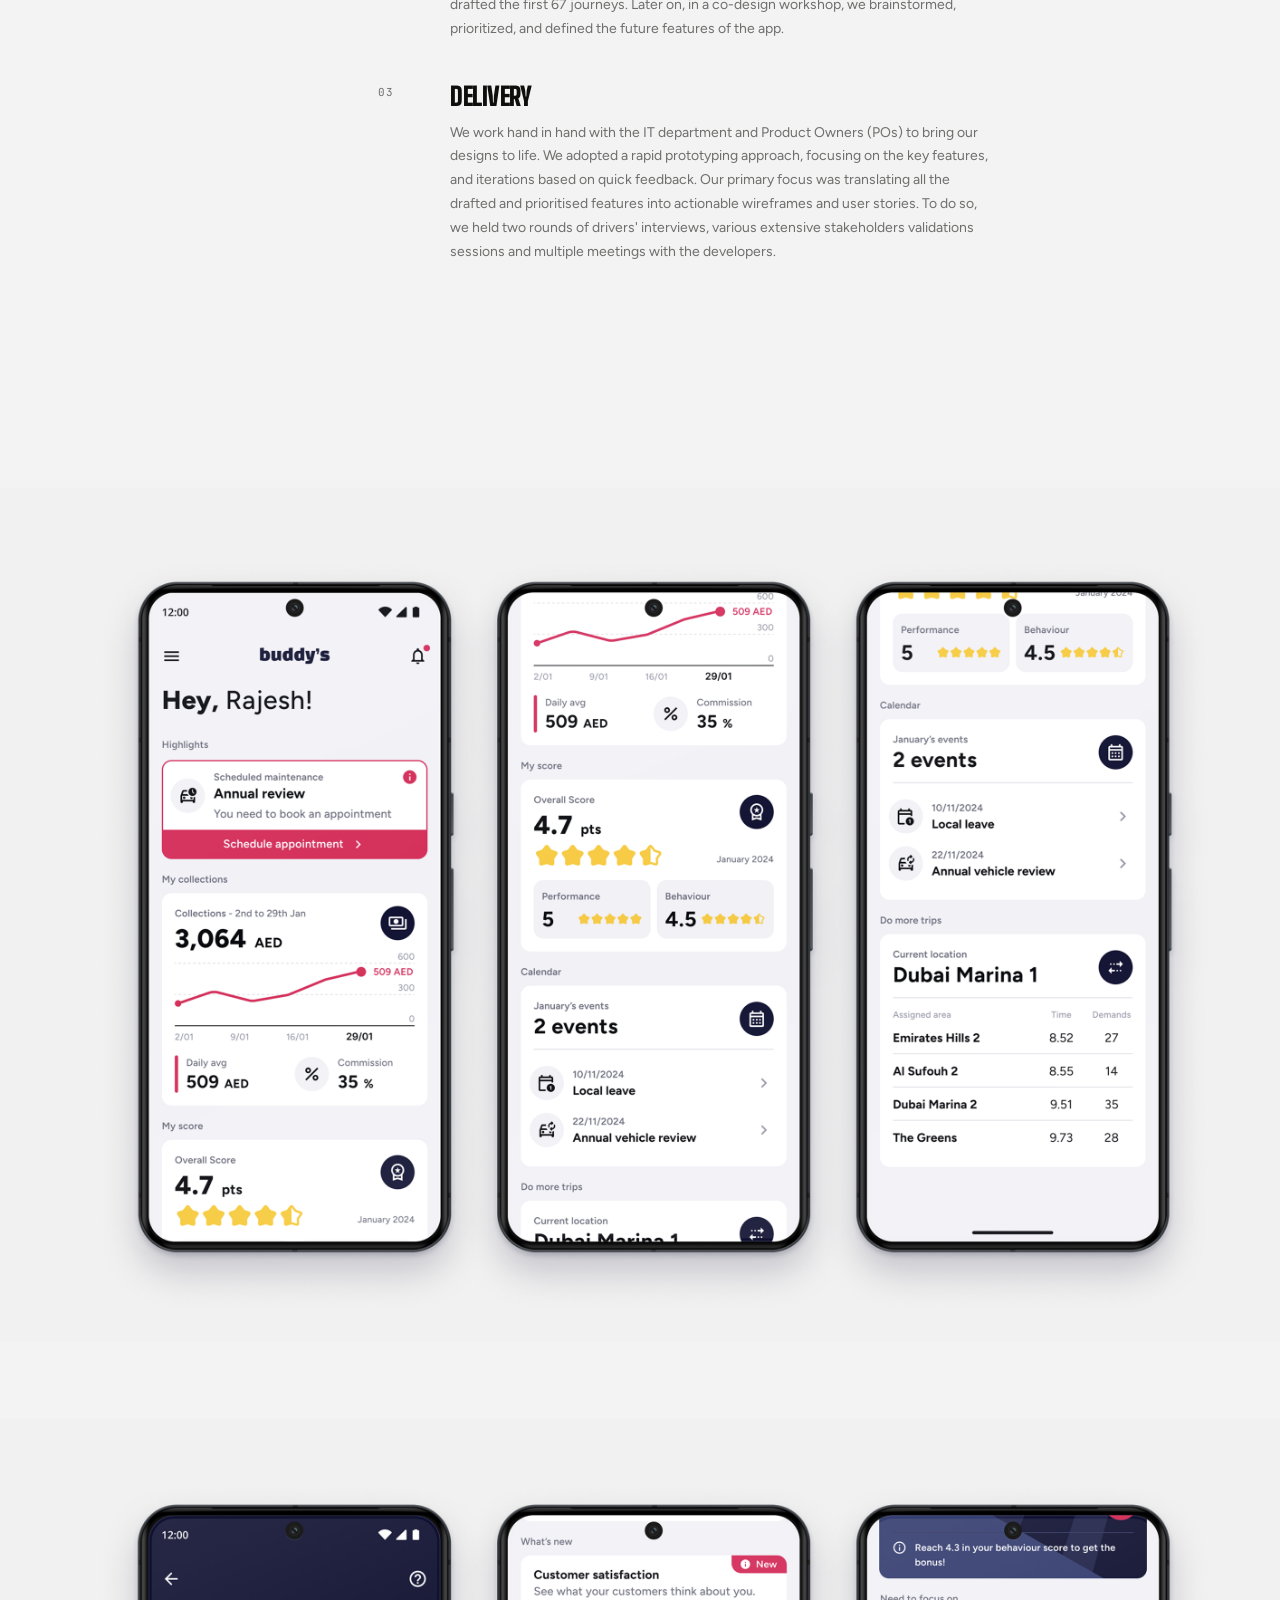
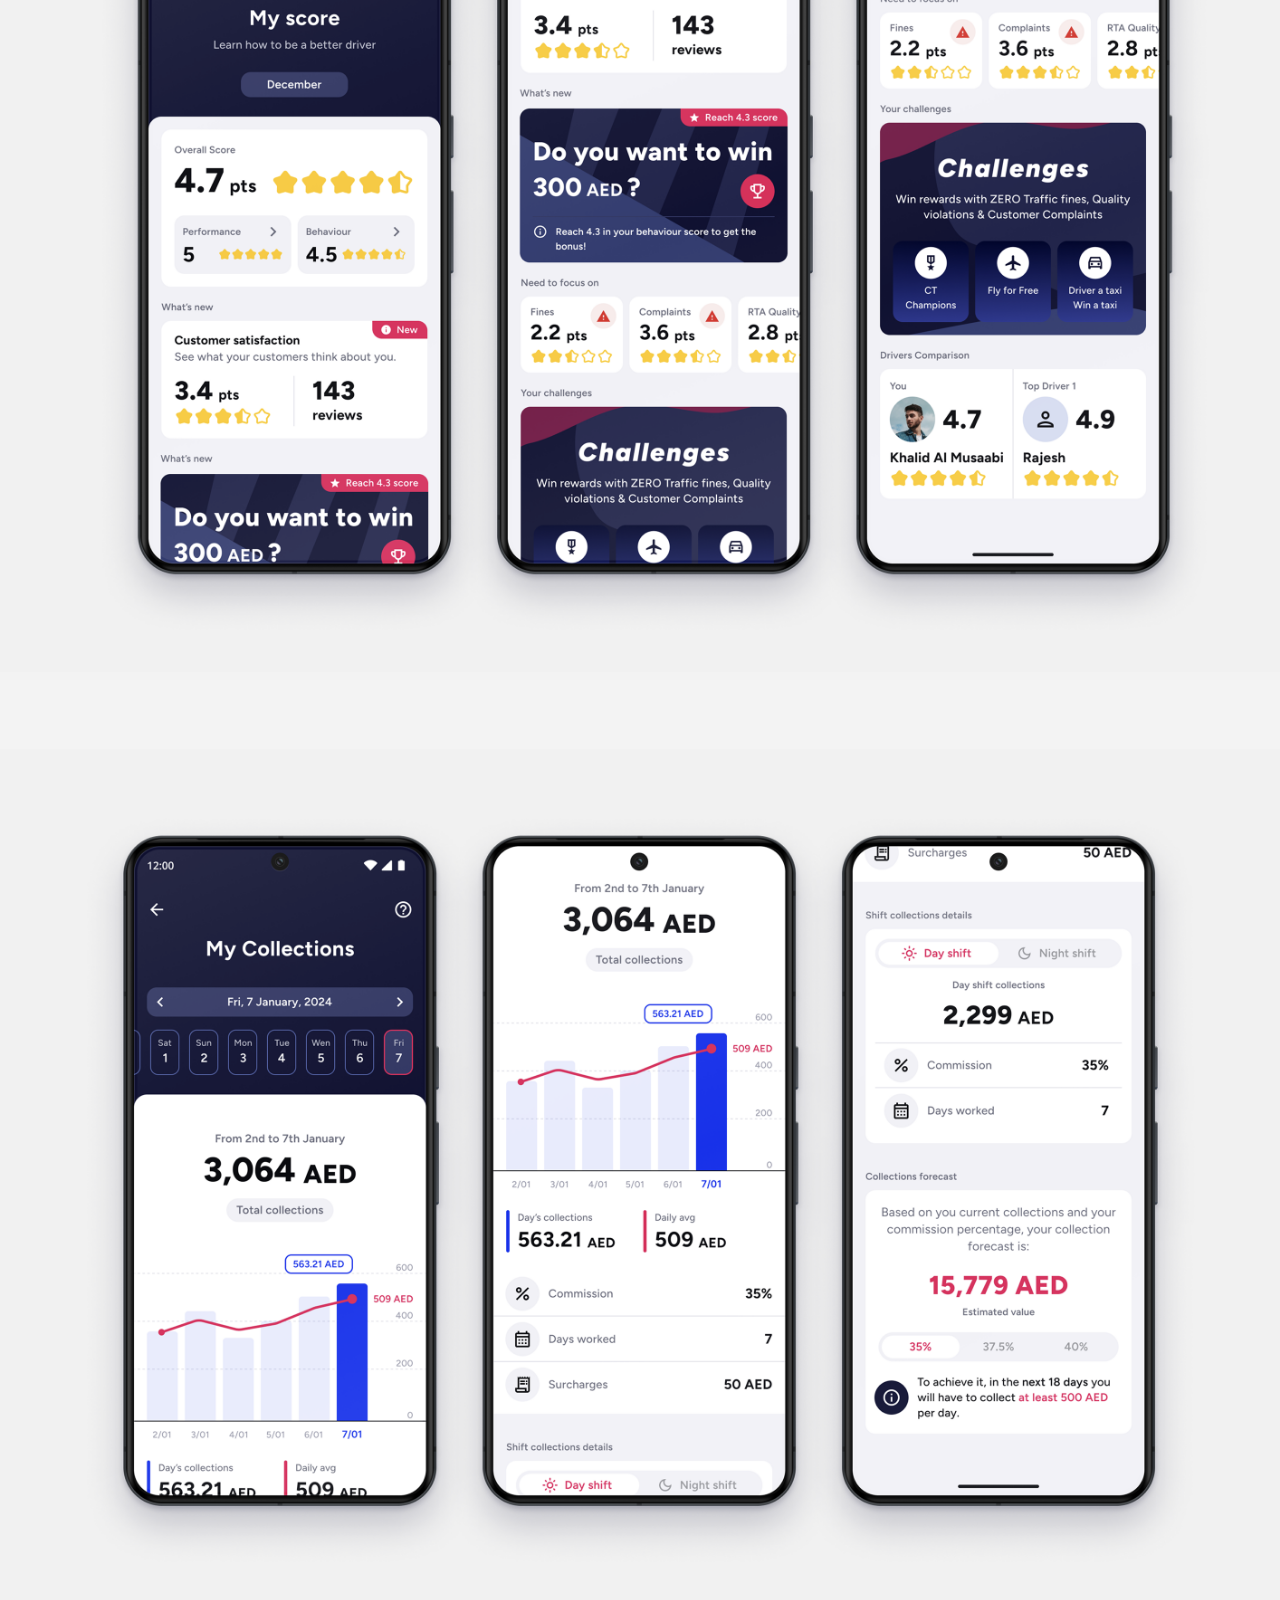
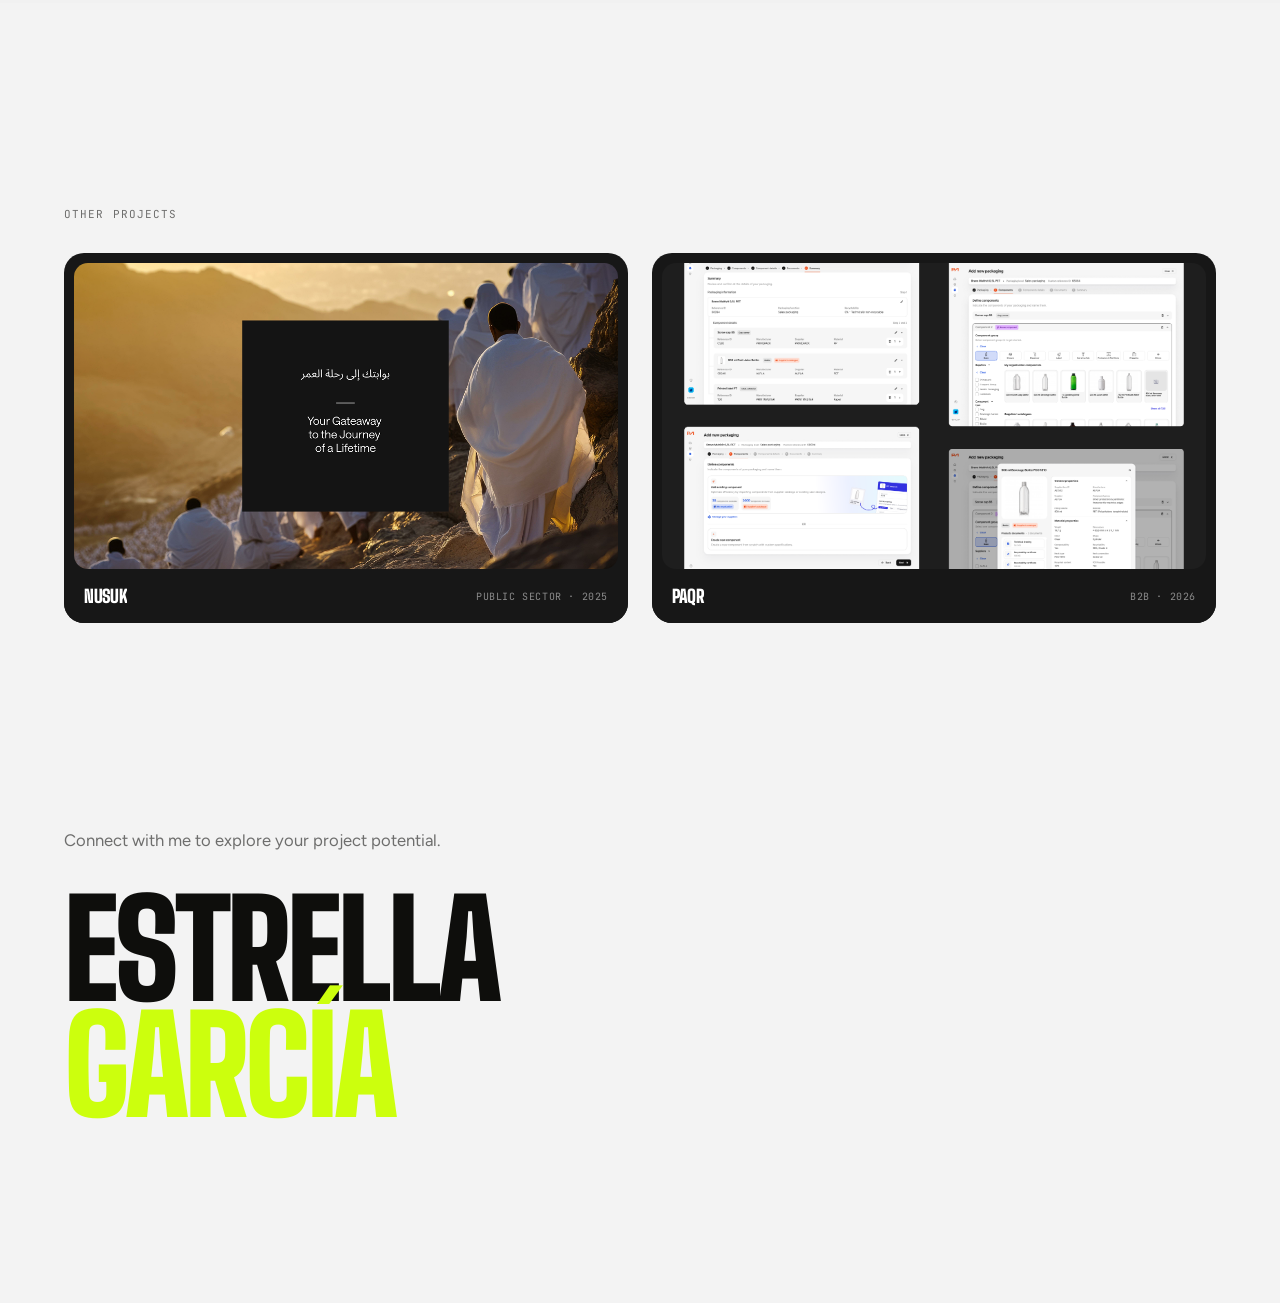
<file: buddys.html>
<!DOCTYPE html>
<html lang="en">
<head>
  <meta charset="UTF-8">
  <meta name="viewport" content="width=device-width, initial-scale=1">
  <link rel="icon" type="image/png" href="favicon.png">
  <title>Buddy's App — Estrella García</title>
  <link rel="preconnect" href="https://fonts.googleapis.com/">
  <link rel="preconnect" href="https://fonts.gstatic.com/" crossorigin="">
  <link href="https://fonts.googleapis.com/css2?family=Big+Shoulders+Display:wght@400;700;900&family=Figtree:ital,wght@0,400;0,500;0,600;0,700;1,400&family=JetBrains+Mono:wght@400;500&display=swap" rel="stylesheet">
  <style>
    /* ─── TOKENS ──────────────────────────────────────────────── */
    * { box-sizing: border-box; margin: 0; padding: 0; }
    :root {
      --bg: #F3F3F3;
      --bg-alt: #EAEAE8;
      --ink: #0E0E0C;
      --ink-60: rgba(14,14,12,.58);
      --ink-20: rgba(14,14,12,.12);
      --accent: #CCFF0D;
      --title: "Figtree", sans-serif;
      --display: "Big Shoulders Display", sans-serif;
      --mono: "JetBrains Mono", monospace;
      --pad-x: 64px;
    }
    @media (max-width: 600px) { :root { --pad-x: 20px; } }
    html, body { min-height: 100%; overflow-x: hidden; background: var(--bg); }
    body { font-family: var(--title); color: var(--ink); -webkit-font-smoothing: antialiased; }
    a { color: inherit; text-decoration: none; }

    /* ─── ALL IMAGES: never cropped, no rounded corners ──────── */
    img { display: block; max-width: 100%; height: auto; border-radius: 0; }

    /* ─── CTA BUTTON ──────────────────────────────────────────── */
    .cta-fixed {
      position: fixed; top: 18px; right: var(--pad-x); z-index: 300;
      background: var(--ink); color: #fff; font-family: var(--title);
      font-weight: 600; font-size: 14px; letter-spacing: -0.01em;
      padding: 12px 22px; border-radius: 999px; white-space: nowrap;
      transition: transform .2s, background .2s;
      animation: fadeUp .7s cubic-bezier(.2,.8,.2,1) .1s both;
    }
    .cta-fixed:hover { background: #222; transform: scale(1.03); }
    @media (max-width: 600px) { .cta-fixed { font-size: 12px; padding: 10px 16px; top: 14px; } }

    /* ─── TOP BAR ─────────────────────────────────────────────── */
    .top-bar {
      position: absolute; top: 0; left: 0; right: 0; z-index: 10;
      display: grid; grid-template-columns: 1fr 1fr 1fr; align-items: start;
      padding: 24px var(--pad-x) 0; gap: 12px;
      animation: fadeUp .7s cubic-bezier(.2,.8,.2,1) both;
    }
    @media (max-width: 700px) {
      .top-bar { grid-template-columns: 1fr; gap: 2px; padding-top: 16px; }
      .top-bar__col { display: none !important; }
    }
    .top-bar__brand { display: flex; flex-direction: column; gap: 3px; }
    .top-bar__name {
      display: inline-flex; align-items: center; gap: 7px;
      font-family: var(--title); font-weight: 700; font-size: 15px;
      letter-spacing: -0.02em; color: var(--ink);
    }
    .top-bar__sub { font-size: 12px; color: var(--ink-60); letter-spacing: -0.01em; padding-left: 27px; }
    .top-bar__col { display: flex; flex-direction: column; gap: 2px; padding-top: 1px; }
    .top-bar__label { font-size: 14px; font-weight: 500; letter-spacing: -0.02em; color: var(--ink); }
    .top-bar__hint { font-size: 12px; color: var(--ink-60); letter-spacing: -0.01em; }

    /* ─── BOTTOM NAV ──────────────────────────────────────────── */
    .bottom-nav-wrap {
      position: fixed; bottom: clamp(16px, 2.5vw, 28px); left: 0; right: 0;
      display: flex; justify-content: center; align-items: center;
      z-index: 200; pointer-events: none;
      animation: fadeUp .7s cubic-bezier(.2,.8,.2,1) .5s both;
    }
    .bottom-nav {
      pointer-events: all; background: #0E0E0C; border-radius: 999px;
      padding: 8px 16px 8px 8px; display: inline-flex; align-items: center; gap: 14px;
      box-shadow: 0 12px 40px rgba(0,0,0,.28), 0 3px 10px rgba(0,0,0,.14);
      white-space: nowrap; max-width: calc(100vw - 32px);
    }
    @media (max-width: 600px) { .bottom-nav { gap: 10px; padding: 6px 12px 6px 6px; } }
    .bottom-nav__avatar {
      width: clamp(48px, 5vw, 64px); height: clamp(48px, 5vw, 64px);
      border-radius: 50%; overflow: hidden; background: #333; flex-shrink: 0;
      cursor: pointer; transition: transform .2s ease, filter .2s ease;
    }
    .bottom-nav__avatar:hover {
      transform: scale(1.06); filter: brightness(1.1);
    }
    .bottom-nav__avatar img {
      width: 100%; height: 100%; object-fit: cover;
      object-position: center top; display: block; border-radius: 0;
    }
    .bottom-nav__info { display: flex; flex-direction: column; gap: 3px; overflow: hidden; }
    .bottom-nav__name {
      font-family: var(--title); font-weight: 600; font-size: clamp(13px, 1.2vw, 16px);
      color: #fff; letter-spacing: -0.01em; white-space: nowrap;
    }
    .bottom-nav__marquee-wrap { overflow: hidden; width: clamp(160px, 22vw, 340px); position: relative; }
    .bottom-nav__marquee-wrap::before,
    .bottom-nav__marquee-wrap::after {
      content: ''; position: absolute; top: 0; bottom: 0; width: 24px; z-index: 2; pointer-events: none;
    }
    .bottom-nav__marquee-wrap::before { left: 0; background: linear-gradient(to right, #0E0E0C, transparent); }
    .bottom-nav__marquee-wrap::after  { right: 0; background: linear-gradient(to left, #0E0E0C, transparent); }
    .bottom-nav__marquee { display: flex; animation: marquee 9s linear infinite; width: max-content; }
    .bottom-nav__marquee span {
      font-family: var(--mono); font-size: clamp(8px, .8vw, 10px);
      color: rgba(255,255,255,.42); letter-spacing: .05em; text-transform: uppercase;
      white-space: nowrap; padding-right: 40px;
    }
    .bottom-nav__burger {
      position: relative; width: clamp(36px, 3.5vw, 46px); height: clamp(36px, 3.5vw, 46px);
      border-radius: 50%; background: rgba(255,255,255,.08);
      display: flex; align-items: center; justify-content: center;
      flex-shrink: 0; cursor: pointer; transition: background .2s;
    }
    .bottom-nav__burger:hover { background: rgba(255,255,255,.16); }
    .burger-menu {
      position: absolute; bottom: calc(100% + 2px);
      left: 50%; transform: translateX(-50%) translateY(8px);
      background: #0E0E0C; border-radius: 16px; padding: 8px 8px 18px;
      display: flex; flex-direction: column; gap: 2px; min-width: 160px;
      opacity: 0; pointer-events: none;
      transition: opacity .22s cubic-bezier(.2,.8,.2,1), transform .22s cubic-bezier(.2,.8,.2,1);
      box-shadow: 0 12px 40px rgba(0,0,0,.3); margin-bottom: -10px;
    }
    .bottom-nav__burger:hover .burger-menu,
    .burger-menu:hover { opacity: 1; pointer-events: all; transform: translateX(-50%) translateY(0); }
    .burger-menu a {
      font-family: var(--title); font-weight: 500; font-size: 15px;
      color: rgba(255,255,255,.75); padding: 11px 18px; border-radius: 10px;
      transition: background .15s, color .15s; display: block; text-align: center;
    }
    .burger-menu a:hover { background: rgba(255,255,255,.08); color: #fff; }

    /* ─── ANIMATIONS ──────────────────────────────────────────── */
    @keyframes fadeUp {
      from { opacity: 0; transform: translateY(28px); }
      to   { opacity: 1; transform: translateY(0); }
    }
    @keyframes marquee { from { transform: translateX(0); } to { transform: translateX(-50%); } }
    .reveal {
      opacity: 0; transform: translateY(28px);
      transition: opacity .7s cubic-bezier(.2,.8,.2,1), transform .7s cubic-bezier(.2,.8,.2,1);
    }
    .reveal.visible { opacity: 1; transform: none; }
    .reveal-d1 { transition-delay: .1s; }
    .reveal-d2 { transition-delay: .2s; }
    .reveal-d3 { transition-delay: .3s; }

    /* ─── HERO ────────────────────────────────────────────────── */
    .hero {
      position: relative; background: var(--bg);
      padding-top: clamp(88px, 11vw, 128px);
      padding-bottom: 0;
    }
    .hero__inner {
      padding: 0 var(--pad-x);
      display: flex; flex-direction: column; align-items: center;
    }
    .hero__sponsor {
      display: flex; align-items: center; justify-content: center;
      flex-wrap: wrap; gap: 10px;
      margin-top: clamp(120px, 18vh, 240px);
    }
    .hero__sponsor-logo { height: clamp(28px, 2.2vw, 32px); width: auto; display: block; }
    .hero__sponsor-text {
      font-family: var(--title); font-size: clamp(16px, 1.4vw, 21px);
      color: var(--ink-60); letter-spacing: -0.01em;
    }
    .hero__subtitle {
      font-family: var(--title); font-size: 18px; font-weight: 700;
      color: var(--ink); line-height: 1.6; letter-spacing: -0.01em;
      text-align: center; max-width: 480px;
      margin: clamp(16px, 2vw, 24px) auto 0;
    }
    .hero__pills {
      display: flex; flex-wrap: wrap; justify-content: center; gap: 8px;
      margin-top: clamp(16px, 2vw, 24px);
    }
    .hero__pill {
      font-family: var(--mono); font-size: 10px; letter-spacing: .06em;
      text-transform: uppercase; padding: 6px 14px; border-radius: 999px;
    }
    .hero__pill--accent { border: 1px solid var(--ink-20); color: var(--ink-60); }
    .hero__pill--outline { border: 1px solid var(--ink-20); color: var(--ink-60); }
    .hero__proto-link {
      display: inline-flex; align-items: center; gap: 6px;
      font-family: var(--title); font-weight: 600; font-size: 13px;
      color: var(--ink); letter-spacing: -0.01em;
      margin-top: clamp(16px, 2vw, 24px);
      margin-bottom: clamp(100px, 12vw, 160px);
      transition: opacity .2s;
    }
    .hero__proto-link:hover { opacity: .6; }
    .hero__proto-link svg { width: 11px; height: 11px; flex-shrink: 0; }
    .hero__image { padding: 0; }
    .hero__image img { width: 100%; height: auto; display: block; }

    /* ─── INFO STRIP ──────────────────────────────────────────── */
    .info-strip {
      padding: clamp(48px, 5vw, 72px) var(--pad-x);
    }
    .info-grid {
      display: grid; grid-template-columns: repeat(4, 1fr);
      gap: 1px; background: var(--ink-20); overflow: hidden;
    }
    @media (max-width: 700px) { .info-grid { grid-template-columns: repeat(2, 1fr); } }
    .info-cell {
      background: var(--bg); padding: clamp(20px, 2.5vw, 32px) 24px;
      display: flex; flex-direction: column; gap: 6px;
    }
    .info-label {
      font-family: var(--mono); font-size: 10px; letter-spacing: .08em;
      text-transform: uppercase; color: var(--ink-60);
    }
    .info-value {
      font-family: var(--title); font-weight: 600;
      font-size: clamp(13px, 1.1vw, 15px); letter-spacing: -0.01em; color: var(--ink);
    }

    /* ─── CONTENT SECTIONS ────────────────────────────────────── */
    .cs {
      padding: clamp(80px, 8vw, 120px) var(--pad-x);
    }
    .cs__layout {
      display: grid;
      grid-template-columns: minmax(120px, 18%) minmax(0, 780px);
      gap: clamp(16px, 2vw, 32px);
      align-items: start;
    }
    .cs__heading {
      font-family: var(--title); font-weight: 500;
      font-size: clamp(13px, 1vw, 14px);
      line-height: 1.5; letter-spacing: .08em; text-transform: uppercase;
      color: var(--ink);
    }
    .cs__content { display: flex; flex-direction: column; align-items: center; }
    .cs__text { padding: 0 clamp(16px, 4vw, 56px); max-width: 720px; }
    .cs__body {
      font-family: var(--title); font-size: clamp(15px, 1.2vw, 18px);
      line-height: 1.75; color: var(--ink-60);
      letter-spacing: -0.01em;
    }
    .cs__body strong { font-weight: 600; color: var(--ink); }
    .cs__body + .cs__body { margin-top: 24px; }
    .cs__images {
      width: 100vw; position: relative; left: 50%; margin-left: -50vw;
      margin-top: clamp(160px, 16vw, 240px);
    }
    @media (max-width: 800px) {
      .cs__layout { grid-template-columns: 1fr; gap: 0; }
      .cs__heading { margin-bottom: clamp(16px, 4vw, 24px); }
      .cs__text { padding: 0; max-width: none; }
    }

    .img-full { width: 100%; height: auto; display: block; }

    .img-pair {
      display: grid; grid-template-columns: 1fr 1fr;
      gap: clamp(16px, 2vw, 24px);
      aspect-ratio: 21 / 9;
    }
    .img-pair img { width: 100%; height: 100%; object-fit: cover; display: block; }
    .img-pair > *:first-child { border-radius: 0 16px 16px 0; }
    .img-pair > *:last-child { border-radius: 16px 0 0 16px; }
    @media (max-width: 640px) {
      .img-pair { grid-template-columns: 1fr; aspect-ratio: auto; }
      .img-pair img { height: auto; }
      .img-pair > *:first-child { border-radius: 0 0 16px 16px; }
      .img-pair > *:last-child { border-radius: 16px 16px 0 0; }
    }

    /* ─── PROCESS PHASES ──────────────────────────────────────── */
    .phases { margin-top: 0; }
    .phase {
      padding: clamp(16px, 2vw, 20px) 0;
      display: grid; grid-template-columns: 48px 1fr;
      gap: 24px; align-items: start;
    }
    .phase__num {
      font-family: var(--mono); font-size: 11px; letter-spacing: .1em;
      color: var(--ink-60); padding-top: 4px;
    }
    .phase__name {
      font-family: var(--display); font-weight: 900;
      font-size: clamp(18px, 2vw, 28px); letter-spacing: -0.02em;
      text-transform: uppercase; margin-bottom: 10px; color: var(--ink);
    }
    .phase__desc {
      font-family: var(--title); font-size: clamp(14px, 1vw, 16px);
      color: var(--ink-60); line-height: 1.7;
    }

    /* ─── OTHER PROJECTS ──────────────────────────────────────── */
    .other { padding: clamp(80px, 8vw, 120px) var(--pad-x); }
    .other__label {
      font-family: var(--mono); font-size: 11px; letter-spacing: .1em;
      text-transform: uppercase; color: var(--ink-60); margin-bottom: 32px;
    }
    .other-grid {
      display: grid; grid-template-columns: 1fr 1fr;
      gap: clamp(16px, 2vw, 24px);
    }
    @media (max-width: 640px) { .other-grid { grid-template-columns: 1fr; } }
    .other-card {
      display: block; overflow: hidden; border-radius: 20px;
      background: #171717;
      transition: transform .35s cubic-bezier(.2,.8,.2,1); cursor: pointer;
    }
    .other-card:hover { transform: scale(1.012); }
    .other-card__thumb {
      margin: 10px 10px 0 10px;
      border-radius: 14px; overflow: hidden;
      aspect-ratio: 16/9;
    }
    .other-card__thumb img {
      width: 100%; height: 100%; object-fit: cover; display: block;
      transition: transform 0.4s ease; border-radius: 0;
    }
    .other-card:hover .other-card__thumb img { transform: scale(1.05); }
    .other-card__bar {
      background: #171717;
      padding: 16px 20px;
      display: flex; justify-content: space-between; align-items: center; gap: 16px;
    }
    .other-card__name {
      font-family: var(--display); font-weight: 900;
      font-size: clamp(15px, 1.4vw, 20px);
      letter-spacing: -0.02em; text-transform: uppercase; color: #fff;
      white-space: nowrap; overflow: hidden; text-overflow: ellipsis;
    }
    .other-card__right {
      font-family: var(--mono); font-size: 10px; letter-spacing: .06em;
      text-transform: uppercase; color: rgba(255,255,255,.5);
      white-space: nowrap; flex-shrink: 0;
    }

    /* ─── FOOTER ──────────────────────────────────────────────── */
    .footer {
      padding: clamp(80px, 8vw, 120px) var(--pad-x) clamp(120px, 14vw, 200px);
      display: flex; flex-direction: column; gap: clamp(24px, 3vw, 40px);
    }
    .footer__connect {
      font-family: var(--title); font-size: clamp(15px, 1.3vw, 20px);
      color: var(--ink-60); max-width: 420px; line-height: 1.55;
    }
    .footer__name {
      font-family: var(--display); font-weight: 900;
      font-size: clamp(52px, 10.5vw, 160px);
      letter-spacing: -0.03em; text-transform: uppercase;
      color: var(--ink); line-height: .86;
    }
    .footer__name span { color: var(--accent); }
  </style>
</head>
<body>

<!-- ── CTA ────────────────────────────────────────────────────── -->
<a class="cta-fixed" href="mailto:estrellaggordillo93@gmail.com">Get in touch</a>

<!-- ── HERO ───────────────────────────────────────────────────── -->
<section class="hero">
  <div class="top-bar">
    <div class="top-bar__brand">
      <span class="top-bar__name">
        <img src="star.png" alt="" style="width:20px;height:20px;object-fit:contain;flex-shrink:0;border-radius:0;">
        Estrella García
      </span>
      <span class="top-bar__sub">Think · Design · Repeat</span>
    </div>
    <div class="top-bar__col">
      <span class="top-bar__label">Madrid Based</span>
      <span class="top-bar__hint">Working globally</span>
    </div>
    <div class="top-bar__col">
      <span class="top-bar__label">Senior Product Designer</span>
      <span class="top-bar__hint">8 YRS · 16 PROJECTS · 4 COUNTRIES</span>
    </div>
  </div>

  <div class="hero__inner">
    <div class="hero__sponsor reveal">
      <img class="hero__sponsor-logo" src="buddys_logo.png" alt="Buddy's App">
      <span class="hero__sponsor-text">– in collaboration with Designit</span>
    </div>
    <p class="hero__subtitle">A revamp of an internal app for a taxi drivers company with a focus on being an innovative human-centric app.</p>
    <div class="hero__pills">
      <span class="hero__pill hero__pill--accent">Product Design</span>
      <span class="hero__pill hero__pill--outline">Transportation</span>
      <span class="hero__pill hero__pill--outline">2024</span>
    </div>
    <a class="hero__proto-link" href="https://www.figma.com/proto/pRpzXwhXFrqzRu0P6IhmWu/04---Buddy-s-App---Visual-Design?node-id=31-97179&p=f&t=rxn7oSxfegga6tqC-1&scaling=scale-down&content-scaling=fixed&page-id=15%3A25124&starting-point-node-id=31%3A97179&show-proto-sidebar=1" target="_blank" rel="noopener">
      View prototype
      <svg viewBox="0 0 24 24" fill="none" stroke="currentColor" stroke-width="2" stroke-linecap="round"><path d="M7 17L17 7M17 7H7M17 7v10"/></svg>
    </a>
  </div>

  <div class="hero__image reveal">
    <img src="buddy_Image 0.png" alt="Buddy's App overview">
  </div>
</section>

<!-- ── PROJECT INFO ────────────────────────────────────────────── -->
<section class="info-strip reveal">
  <div class="info-grid">
    <div class="info-cell">
      <span class="info-label">My Role</span>
      <span class="info-value">Product Designer</span>
    </div>
    <div class="info-cell">
      <span class="info-label">Timeline</span>
      <span class="info-value">2024</span>
    </div>
    <div class="info-cell">
      <span class="info-label">Client</span>
      <span class="info-value">Transportation Company</span>
    </div>
    <div class="info-cell">
      <span class="info-label">Deliverables</span>
      <span class="info-value">App design · Research · Prototype</span>
    </div>
  </div>
</section>

<!-- ── THE CLIENT ──────────────────────────────────────────────── -->
<section class="cs">
  <div class="cs__layout">
    <h2 class="cs__heading reveal">THE CLIENT</h2>
    <div class="cs__content">
      <div class="cs__text">
        <p class="cs__body reveal reveal-d1">Our client is a transportation company managing a large fleet of taxi drivers, where day-to-day administrative tasks — checking salary details, managing leave, reporting issues — traditionally relied on in-person visits to HR and admin offices. As the company grew, it became clear that drivers needed <strong>a more direct, independent way to handle their daily needs</strong>, without losing the supportive, human tone that defines the company's internal culture. Buddy's App was conceived as that bridge: <strong>a digital companion built specifically for drivers</strong>.</p>
      </div>
    </div>
  </div>
  <div class="cs__images">
    <div class="img-pair reveal">
      <img src="buddy_Image 2.png" alt="Buddy's App — client context">
      <img src="buddy_Image 3.png" alt="Buddy's App — user context">
    </div>
  </div>
</section>

<!-- ── THE CHALLENGE ───────────────────────────────────────────── -->
<section class="cs">
  <div class="cs__layout">
    <h2 class="cs__heading reveal">THE CHALLENGE</h2>
    <div class="cs__content">
      <div class="cs__text">
        <p class="cs__body reveal reveal-d1">The drivers often rely on in-person visits to HR or admin offices to resolve everyday issues — whether it's checking salary details, managing leave, or reporting a problem. This <strong>constant need for physical presence leads to inefficiencies, longer resolution times</strong>, and frustration for both employees and support teams.</p>
        <p class="cs__body reveal reveal-d2">The challenge was to build a tool that empowered employees to handle their day-to-day needs independently, without adding complexity or relying on external help. The goal: <strong>reduce unnecessary office visits, improve operational efficiency, and create a smoother, more human internal experience</strong>.</p>
      </div>
    </div>
  </div>
  <div class="cs__images reveal">
    <img class="img-full" src="buddy_Image 4.png" alt="Buddy's App — challenge and problem space">
  </div>
</section>

<!-- ── BRAND IDENTITY ──────────────────────────────────────────── -->
<section class="cs">
  <div class="cs__layout">
    <h2 class="cs__heading reveal">BRAND IDENTITY</h2>
    <div class="cs__content">
      <div class="cs__text">
        <p class="cs__body reveal reveal-d1">Buddy's App was designed as a digital companion for employees — friendly, reliable, and easy to use. Its identity is grounded in <strong>clarity, empathy, and empowerment</strong>, reflecting a tool that supports people in managing their work-related needs with confidence and autonomy.</p>
        <p class="cs__body reveal reveal-d2">Visually, the brand embraces a clean, modern aesthetic with soft tones and approachable typography to convey trust and simplicity. The name Buddy reinforces the app's core idea: <strong>it's not just a platform, it's a helpful ally</strong> — one that makes administrative tasks feel less bureaucratic and more human.</p>
        <p class="cs__body reveal reveal-d3">From language to interface design, every touchpoint is intentionally crafted to feel <strong>intuitive, supportive, and frustration-free</strong>. The goal was to create a product that employees don't just use, but actually value as part of their daily routine.</p>
      </div>
    </div>
  </div>
  <div class="cs__images">
    <div class="img-pair reveal">
      <img src="buddy_Image 5.png" alt="Buddy's App — brand identity">
      <img src="buddy_Image 6.png" alt="Buddy's App — visual identity">
    </div>
    <img class="img-full reveal" src="buddy_Image 7.png" alt="Buddy's App — final screens and delivery" style="margin-top: clamp(48px, 6vw, 80px);">
  </div>
</section>

<!-- ── THE PROCESS ─────────────────────────────────────────────── -->
<section class="cs">
  <div class="cs__layout">
    <h2 class="cs__heading reveal">THE PROCESS</h2>
    <div class="cs__content">
      <div class="cs__text">
        <div class="phases">
          <div class="phase reveal">
            <div class="phase__num">01</div>
            <div>
              <div class="phase__name">Research and Understanding</div>
              <p class="phase__desc">We stated the first phase of this project, where we conducted comprehensive desk research and competitor analysis. Additionally, we engaged in interviews with taxi drivers and stakeholders, gaining valuable insights into their pain points, challenges, and aspirations. As a result, we built a document with the insights gathered from the different interviews, which spans 40 pages.</p>
            </div>
          </div>
          <div class="phase reveal reveal-d1">
            <div class="phase__num">02</div>
            <div>
              <div class="phase__name">Design Processes</div>
              <p class="phase__desc">With the results of the first phase, we then started to transform these insights into opportunities and, consequentially, into functionalities. To do that, we map out the current architecture, created drivers archetypes, clustered improvement areas, and drafted the first 67 journeys. Later on, in a co-design workshop, we brainstormed, prioritized, and defined the future features of the app.</p>
            </div>
          </div>
          <div class="phase reveal reveal-d2">
            <div class="phase__num">03</div>
            <div>
              <div class="phase__name">Delivery</div>
              <p class="phase__desc">We work hand in hand with the IT department and Product Owners (POs) to bring our designs to life. We adopted a rapid prototyping approach, focusing on the key features, and iterations based on quick feedback. Our primary focus was translating all the drafted and prioritised features into actionable wireframes and user stories. To do so, we held two rounds of drivers' interviews, various extensive stakeholders validations sessions and multiple meetings with the developers.</p>
            </div>
          </div>
        </div>
      </div>
    </div>
  </div>

  <div class="cs__images">
    <img class="img-full reveal" src="buddy's_screen1.png" alt="Buddy's App — final screens and delivery">
    <img class="img-full reveal" src="buddy's_screen2.png" alt="Buddy's App — final screens and delivery" style="margin-top: clamp(48px, 6vw, 80px);">
    <img class="img-full reveal" src="buddy's_screen3.png" alt="Buddy's App — final screens and delivery" style="margin-top: clamp(48px, 6vw, 80px);">
  </div>
</section>

<!-- ── OTHER PROJECTS ──────────────────────────────────────────── -->
<section class="other">
  <p class="other__label reveal">Other Projects</p>
  <div class="other-grid">
    <a class="other-card reveal" href="/nusuk" tabindex="0">
      <div class="other-card__thumb">
        <img src="NUSUK_Image 1.png" alt="Nusuk">
      </div>
      <div class="other-card__bar">
        <span class="other-card__name">Nusuk</span>
        <span class="other-card__right">Public Sector · 2025</span>
      </div>
    </a>
    <a class="other-card reveal reveal-d1" href="/paqr" tabindex="0">
      <div class="other-card__thumb">
        <img src="PAQR_Image 2png.png" alt="PAQR">
      </div>
      <div class="other-card__bar">
        <span class="other-card__name">PAQR</span>
        <span class="other-card__right">B2B · 2026</span>
      </div>
    </a>
  </div>
</section>

<!-- ── FOOTER ──────────────────────────────────────────────────── -->
<div class="footer">
  <p class="footer__connect reveal">Connect with me to explore your project potential.</p>
  <div class="footer__name reveal reveal-d1">Estrella<br><span>García</span></div>
</div>

<!-- ── STICKY BOTTOM NAV ───────────────────────────────────────── -->
<div class="bottom-nav-wrap">
  <div class="bottom-nav">
    <a class="bottom-nav__avatar" href="/#top" aria-label="Back to home">
      <img src="profile_pic.png" alt="Estrella García">
    </a>
    <div class="bottom-nav__info">
      <span class="bottom-nav__name">Estrella García</span>
      <div class="bottom-nav__marquee-wrap">
        <div class="bottom-nav__marquee">
          <span>UX/UI Design · Service Design · Branding · Concept Design · </span>
          <span>UX/UI Design · Service Design · Branding · Concept Design · </span>
        </div>
      </div>
    </div>
    <div class="bottom-nav__burger">
      <svg width="17" height="17" viewBox="0 0 24 24" fill="none" stroke="rgba(255,255,255,0.75)" stroke-width="2" stroke-linecap="round">
        <line x1="3" y1="7" x2="21" y2="7"></line>
        <line x1="3" y1="12" x2="21" y2="12"></line>
        <line x1="3" y1="17" x2="21" y2="17"></line>
      </svg>
      <div class="burger-menu">
        <a href="/">Work</a>
        <a href="/#about">About</a>
        <a href="/#contact">Contact</a>
      </div>
    </div>
  </div>
</div>

<script>
  (function () {
    var els = document.querySelectorAll('.reveal');
    var io  = new IntersectionObserver(function (entries) {
      entries.forEach(function (e) {
        if (e.isIntersecting) { e.target.classList.add('visible'); io.unobserve(e.target); }
      });
    }, { threshold: 0.08 });
    els.forEach(function (el) { io.observe(el); });
  })();
</script>
</body>
</html>
</file>
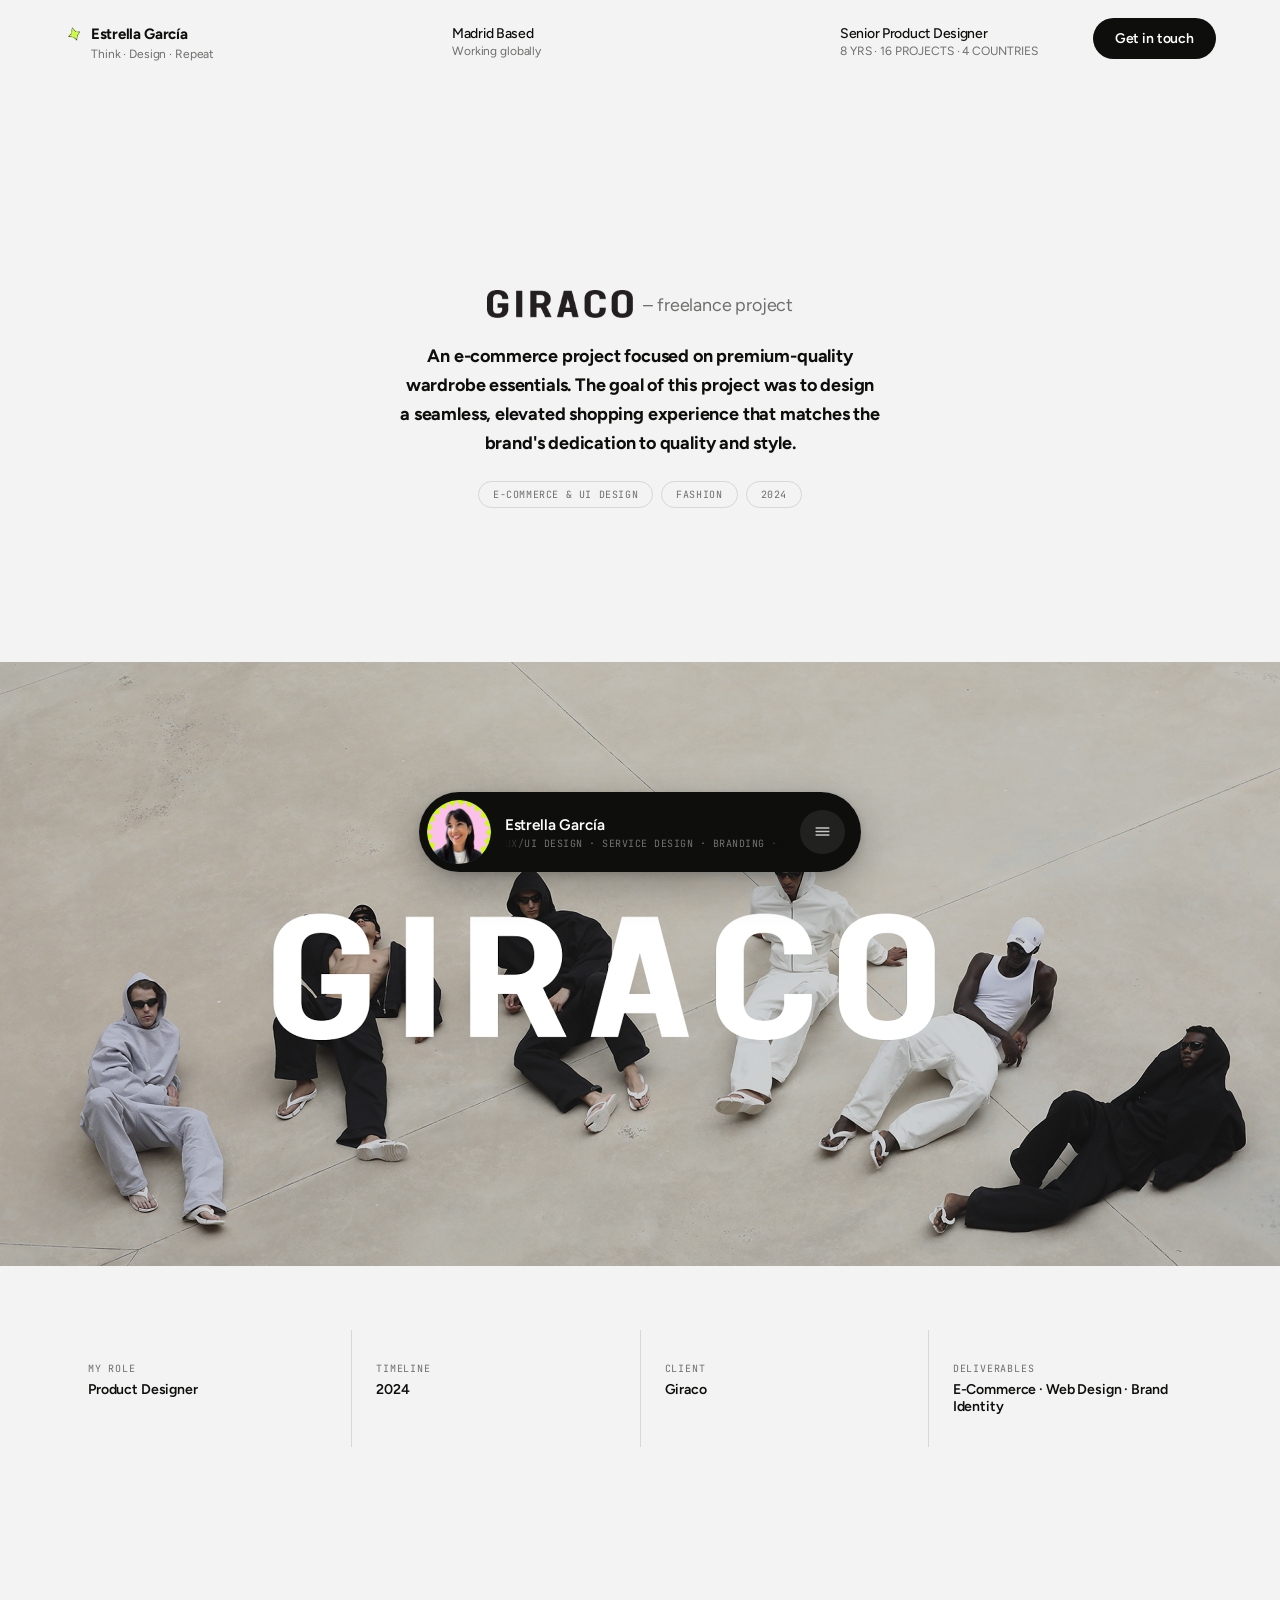
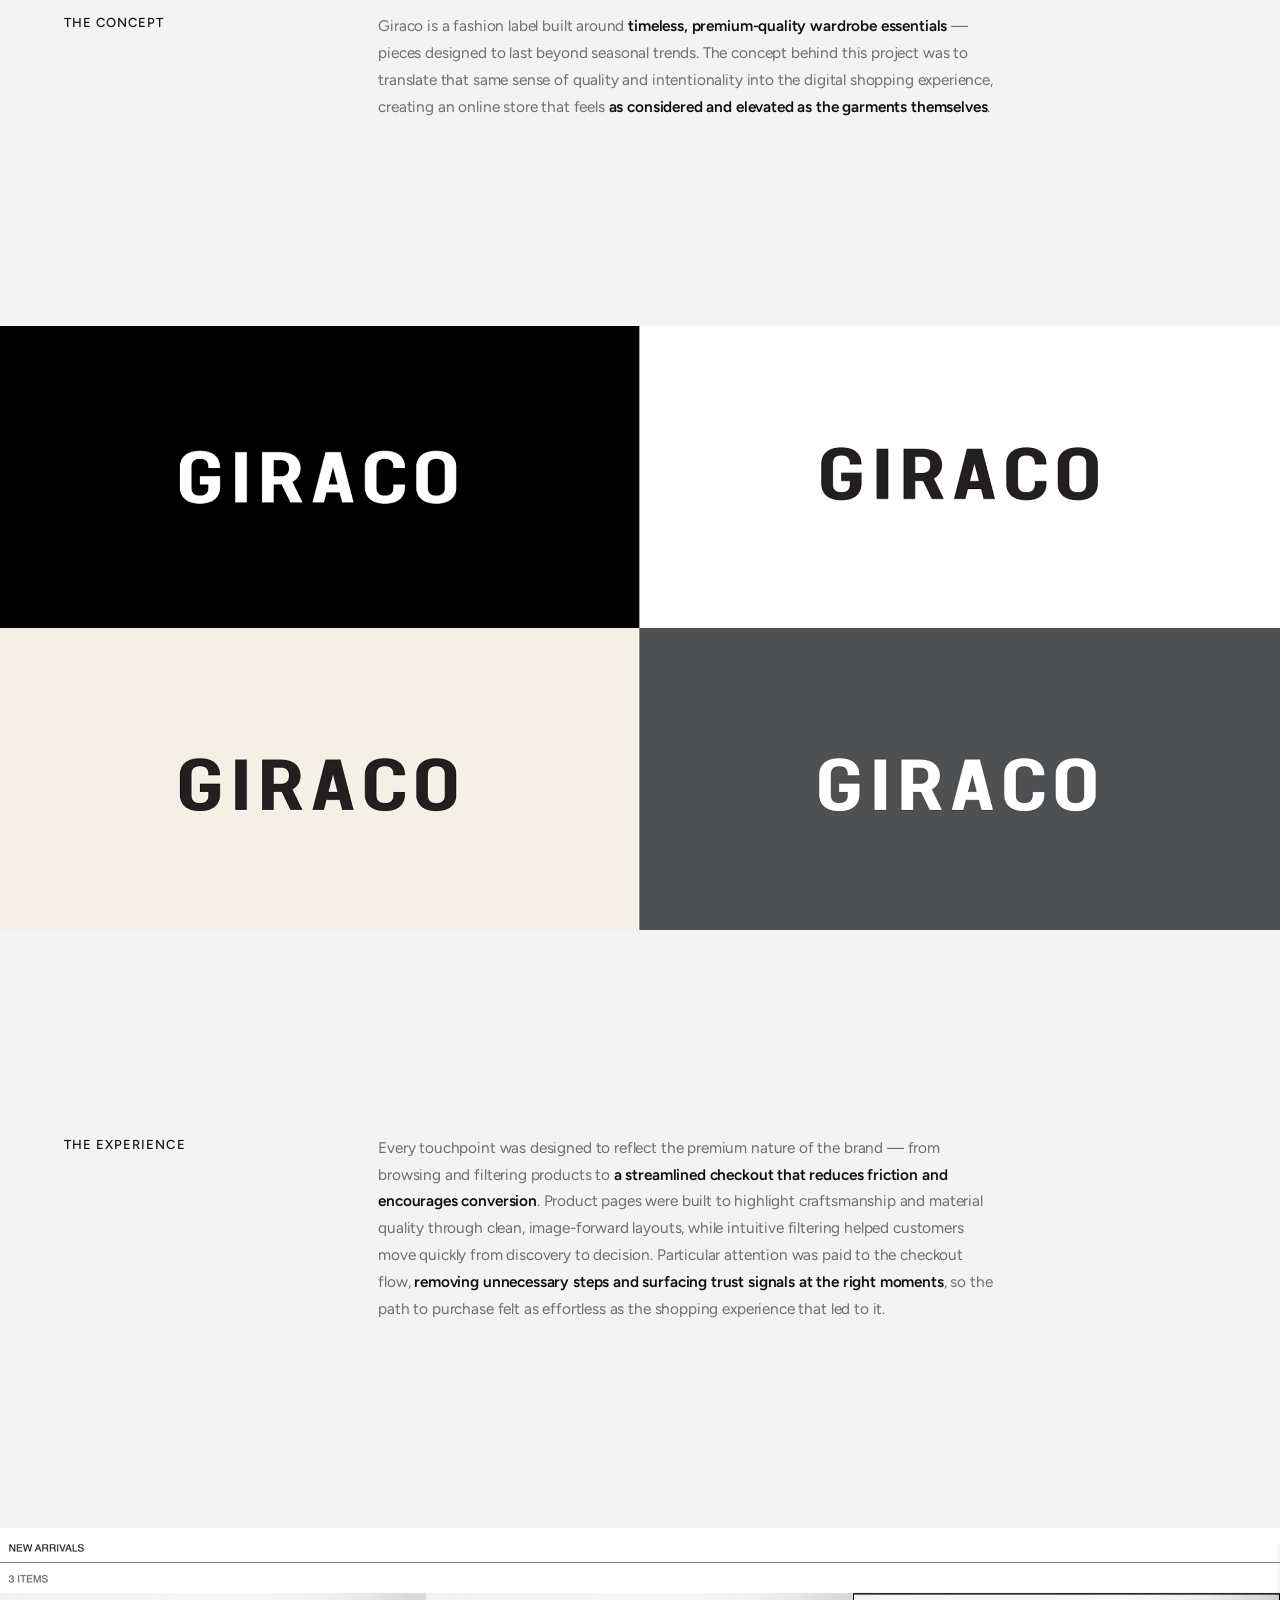
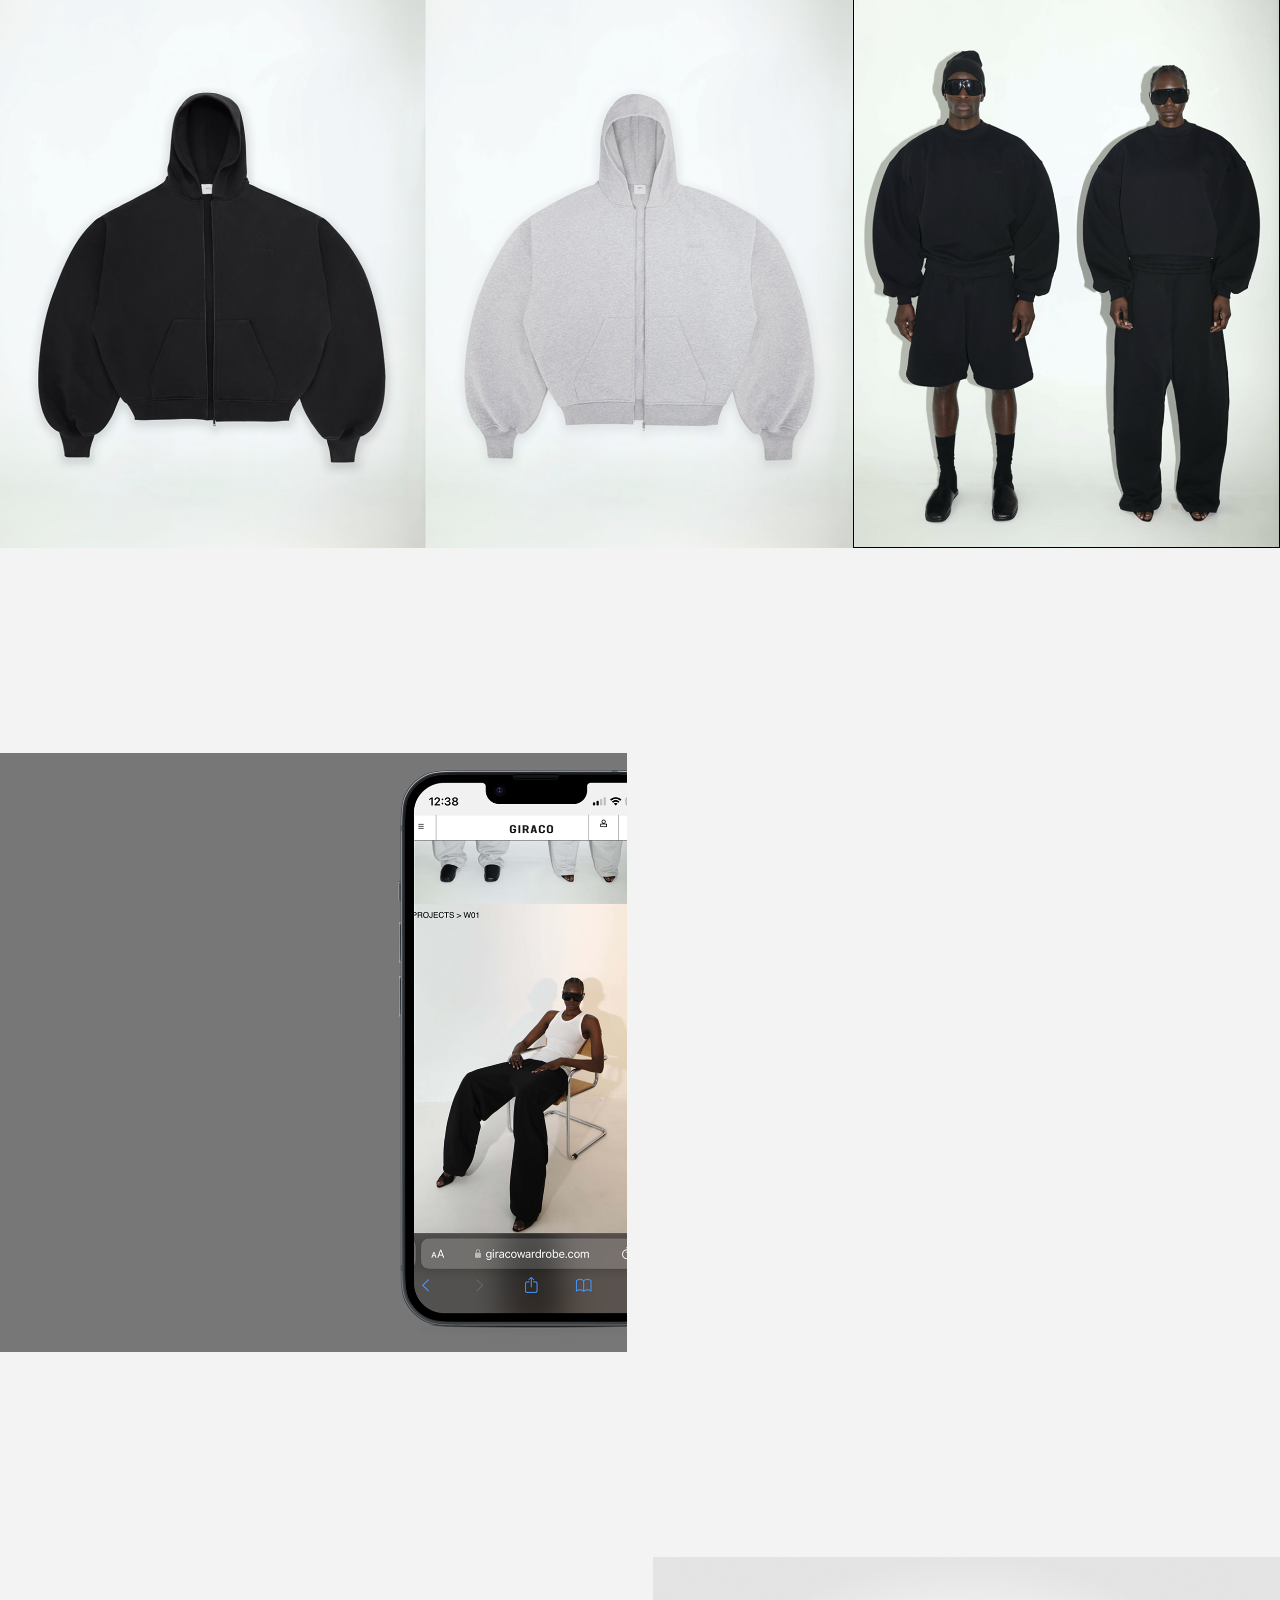
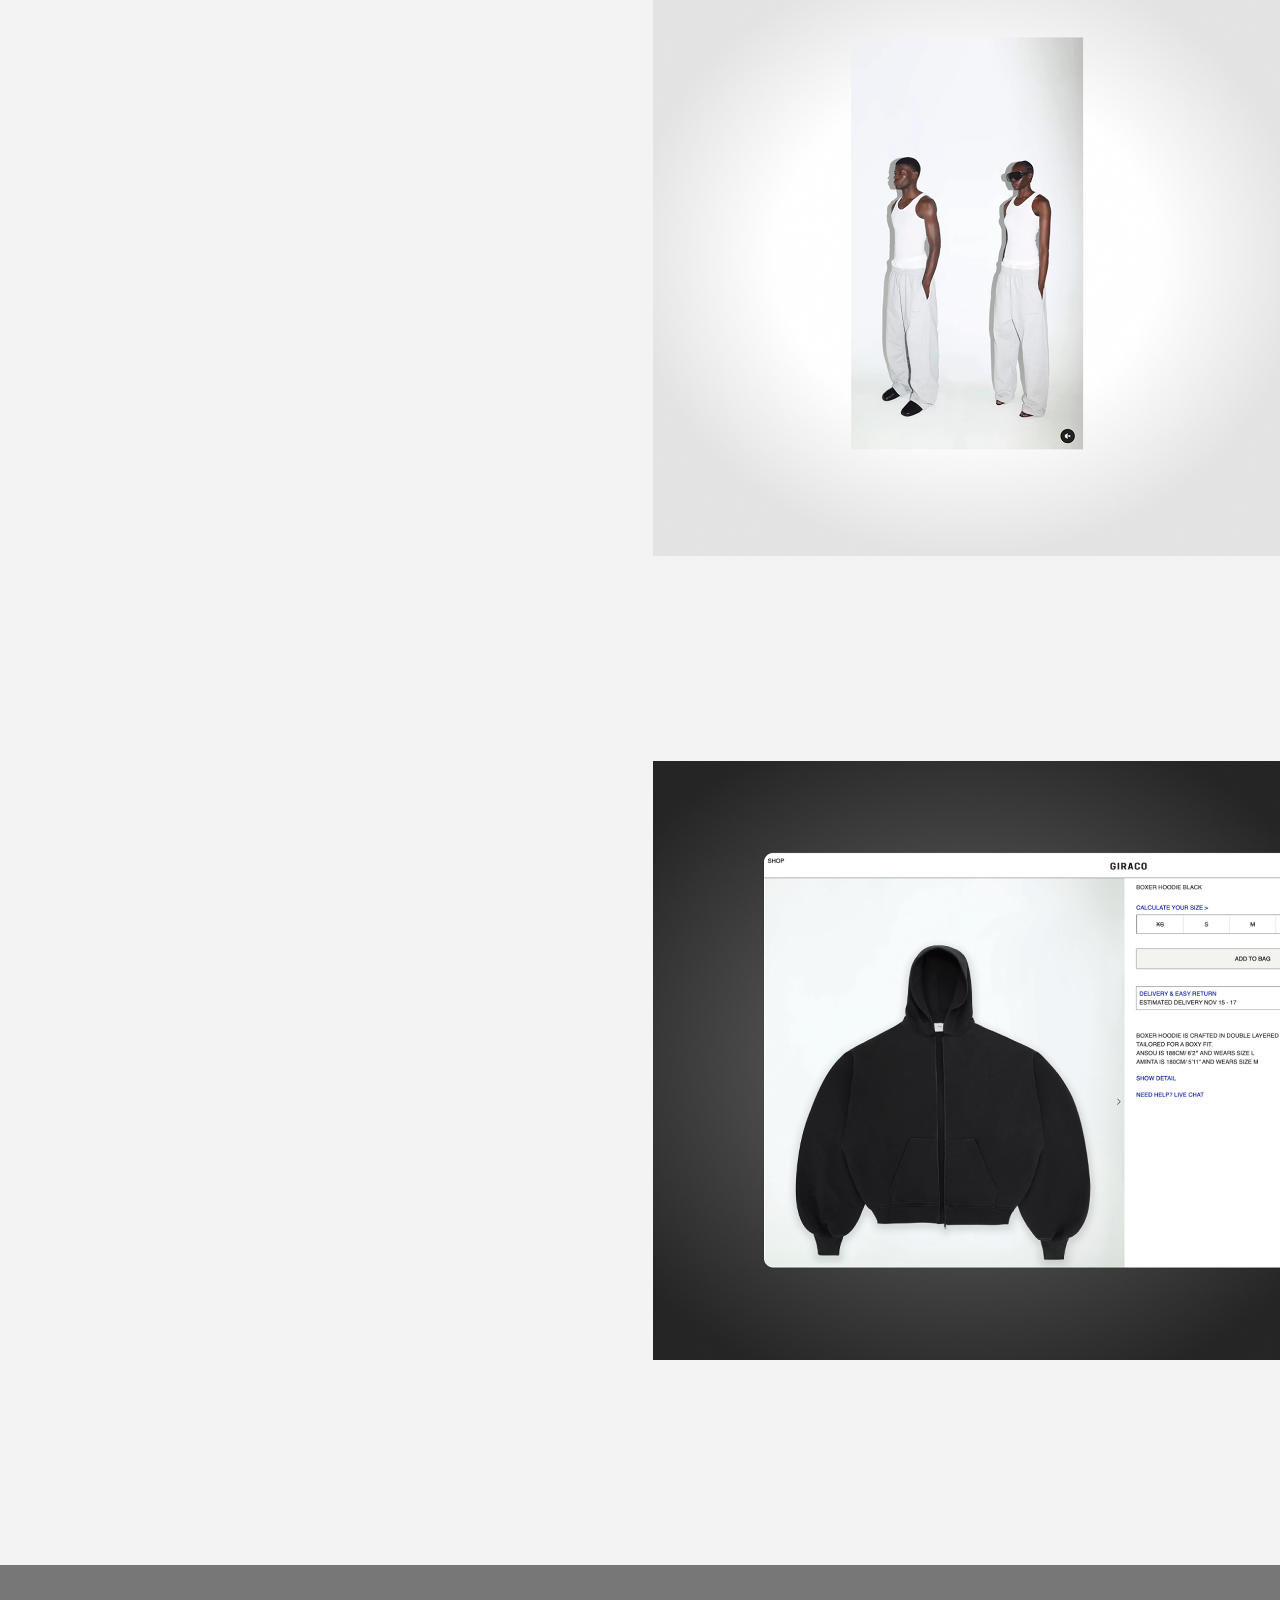
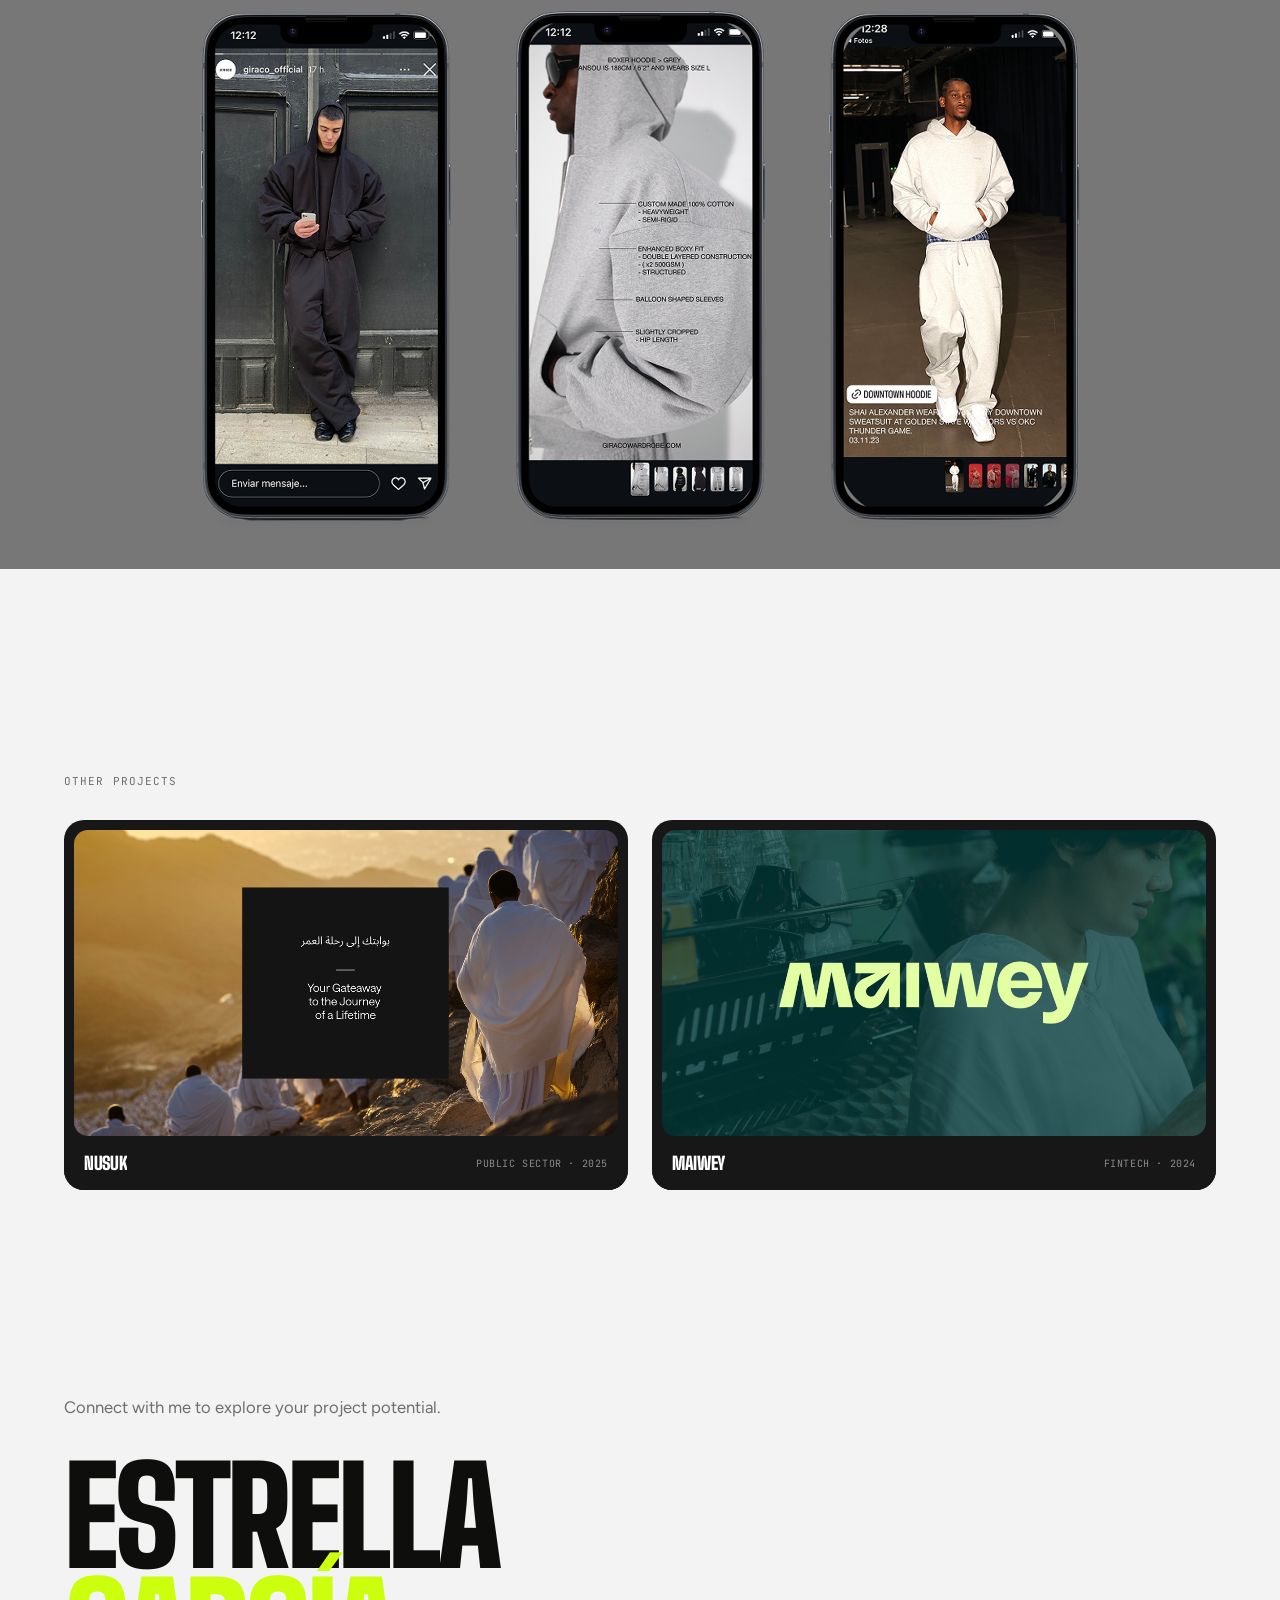
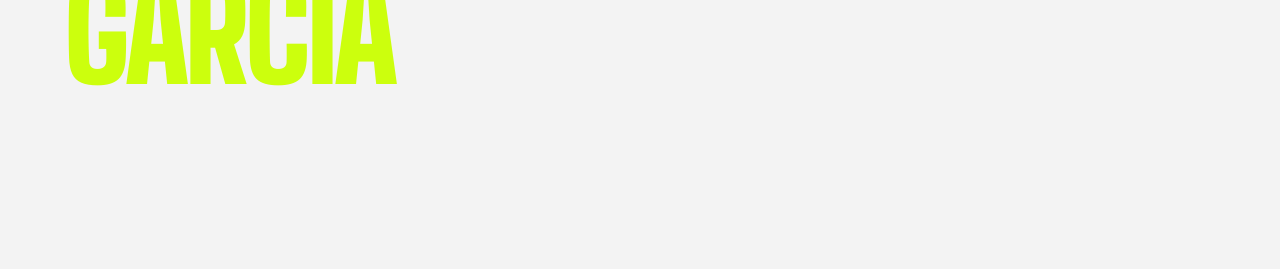
<file: giraco.html>
<!DOCTYPE html>
<html lang="en">
<head>
  <meta charset="UTF-8">
  <meta name="viewport" content="width=device-width, initial-scale=1">
  <link rel="icon" type="image/png" href="favicon.png">
  <title>Giraco — Estrella García</title>
  <link rel="preconnect" href="https://fonts.googleapis.com/">
  <link rel="preconnect" href="https://fonts.gstatic.com/" crossorigin="">
  <link href="https://fonts.googleapis.com/css2?family=Big+Shoulders+Display:wght@400;700;900&family=Figtree:ital,wght@0,400;0,500;0,600;0,700;1,400&family=JetBrains+Mono:wght@400;500&display=swap" rel="stylesheet">
  <style>
    /* ─── TOKENS ──────────────────────────────────────────────── */
    * { box-sizing: border-box; margin: 0; padding: 0; }
    :root {
      --bg: #F3F3F3;
      --bg-alt: #EAEAE8;
      --ink: #0E0E0C;
      --ink-60: rgba(14,14,12,.58);
      --ink-20: rgba(14,14,12,.12);
      --accent: #CCFF0D;
      --title: "Figtree", sans-serif;
      --display: "Big Shoulders Display", sans-serif;
      --mono: "JetBrains Mono", monospace;
      --pad-x: 64px;
    }
    @media (max-width: 600px) { :root { --pad-x: 20px; } }
    html, body { min-height: 100%; overflow-x: hidden; background: var(--bg); }
    body { font-family: var(--title); color: var(--ink); -webkit-font-smoothing: antialiased; }
    a { color: inherit; text-decoration: none; }

    img { display: block; max-width: 100%; height: auto; border-radius: 0; }

    /* ─── CTA BUTTON ──────────────────────────────────────────── */
    .cta-fixed {
      position: fixed; top: 18px; right: var(--pad-x); z-index: 300;
      background: var(--ink); color: #fff; font-family: var(--title);
      font-weight: 600; font-size: 14px; letter-spacing: -0.01em;
      padding: 12px 22px; border-radius: 999px; white-space: nowrap;
      transition: transform .2s, background .2s;
      animation: fadeUp .7s cubic-bezier(.2,.8,.2,1) .1s both;
    }
    .cta-fixed:hover { background: #222; transform: scale(1.03); }
    @media (max-width: 600px) { .cta-fixed { font-size: 12px; padding: 10px 16px; top: 14px; } }

    /* ─── TOP BAR ─────────────────────────────────────────────── */
    .top-bar {
      position: absolute; top: 0; left: 0; right: 0; z-index: 10;
      display: grid; grid-template-columns: 1fr 1fr 1fr; align-items: start;
      padding: 24px var(--pad-x) 0; gap: 12px;
      animation: fadeUp .7s cubic-bezier(.2,.8,.2,1) both;
    }
    @media (max-width: 700px) {
      .top-bar { grid-template-columns: 1fr; gap: 2px; padding-top: 16px; }
      .top-bar__col { display: none !important; }
    }
    .top-bar__brand { display: flex; flex-direction: column; gap: 3px; }
    .top-bar__name {
      display: inline-flex; align-items: center; gap: 7px;
      font-family: var(--title); font-weight: 700; font-size: 15px;
      letter-spacing: -0.02em; color: var(--ink);
    }
    .top-bar__sub { font-size: 12px; color: var(--ink-60); letter-spacing: -0.01em; padding-left: 27px; }
    .top-bar__col { display: flex; flex-direction: column; gap: 2px; padding-top: 1px; }
    .top-bar__label { font-size: 14px; font-weight: 500; letter-spacing: -0.02em; color: var(--ink); }
    .top-bar__hint { font-size: 12px; color: var(--ink-60); letter-spacing: -0.01em; }

    /* ─── BOTTOM NAV ──────────────────────────────────────────── */
    .bottom-nav-wrap {
      position: fixed; bottom: clamp(16px, 2.5vw, 28px); left: 0; right: 0;
      display: flex; justify-content: center; align-items: center;
      z-index: 200; pointer-events: none;
      animation: fadeUp .7s cubic-bezier(.2,.8,.2,1) .5s both;
    }
    .bottom-nav {
      pointer-events: all; background: #0E0E0C; border-radius: 999px;
      padding: 8px 16px 8px 8px; display: inline-flex; align-items: center; gap: 14px;
      box-shadow: 0 12px 40px rgba(0,0,0,.28), 0 3px 10px rgba(0,0,0,.14);
      white-space: nowrap; max-width: calc(100vw - 32px);
    }
    @media (max-width: 600px) { .bottom-nav { gap: 10px; padding: 6px 12px 6px 6px; } }
    .bottom-nav__avatar {
      width: clamp(48px, 5vw, 64px); height: clamp(48px, 5vw, 64px);
      border-radius: 50%; overflow: hidden; background: #333; flex-shrink: 0;
      cursor: pointer; transition: transform .2s ease, filter .2s ease;
    }
    .bottom-nav__avatar:hover {
      transform: scale(1.06); filter: brightness(1.1);
    }
    .bottom-nav__avatar img {
      width: 100%; height: 100%; object-fit: cover;
      object-position: center top; display: block; border-radius: 0;
    }
    .bottom-nav__info { display: flex; flex-direction: column; gap: 3px; overflow: hidden; }
    .bottom-nav__name {
      font-family: var(--title); font-weight: 600; font-size: clamp(13px, 1.2vw, 16px);
      color: #fff; letter-spacing: -0.01em; white-space: nowrap;
    }
    .bottom-nav__marquee-wrap { overflow: hidden; width: clamp(160px, 22vw, 340px); position: relative; }
    .bottom-nav__marquee-wrap::before,
    .bottom-nav__marquee-wrap::after {
      content: ''; position: absolute; top: 0; bottom: 0; width: 24px; z-index: 2; pointer-events: none;
    }
    .bottom-nav__marquee-wrap::before { left: 0; background: linear-gradient(to right, #0E0E0C, transparent); }
    .bottom-nav__marquee-wrap::after  { right: 0; background: linear-gradient(to left, #0E0E0C, transparent); }
    .bottom-nav__marquee { display: flex; animation: marquee 9s linear infinite; width: max-content; }
    .bottom-nav__marquee span {
      font-family: var(--mono); font-size: clamp(8px, .8vw, 10px);
      color: rgba(255,255,255,.42); letter-spacing: .05em; text-transform: uppercase;
      white-space: nowrap; padding-right: 40px;
    }
    .bottom-nav__burger {
      position: relative; width: clamp(36px, 3.5vw, 46px); height: clamp(36px, 3.5vw, 46px);
      border-radius: 50%; background: rgba(255,255,255,.08);
      display: flex; align-items: center; justify-content: center;
      flex-shrink: 0; cursor: pointer; transition: background .2s;
    }
    .bottom-nav__burger:hover { background: rgba(255,255,255,.16); }
    .burger-menu {
      position: absolute; bottom: calc(100% + 2px);
      left: 50%; transform: translateX(-50%) translateY(8px);
      background: #0E0E0C; border-radius: 16px; padding: 8px 8px 18px;
      display: flex; flex-direction: column; gap: 2px; min-width: 160px;
      opacity: 0; pointer-events: none;
      transition: opacity .22s cubic-bezier(.2,.8,.2,1), transform .22s cubic-bezier(.2,.8,.2,1);
      box-shadow: 0 12px 40px rgba(0,0,0,.3); margin-bottom: -10px;
    }
    .bottom-nav__burger:hover .burger-menu,
    .burger-menu:hover { opacity: 1; pointer-events: all; transform: translateX(-50%) translateY(0); }
    .burger-menu a {
      font-family: var(--title); font-weight: 500; font-size: 15px;
      color: rgba(255,255,255,.75); padding: 11px 18px; border-radius: 10px;
      transition: background .15s, color .15s; display: block; text-align: center;
    }
    .burger-menu a:hover { background: rgba(255,255,255,.08); color: #fff; }

    /* ─── ANIMATIONS ──────────────────────────────────────────── */
    @keyframes fadeUp {
      from { opacity: 0; transform: translateY(28px); }
      to   { opacity: 1; transform: translateY(0); }
    }
    @keyframes marquee { from { transform: translateX(0); } to { transform: translateX(-50%); } }
    .reveal {
      opacity: 0; transform: translateY(28px);
      transition: opacity .7s cubic-bezier(.2,.8,.2,1), transform .7s cubic-bezier(.2,.8,.2,1);
    }
    .reveal.visible { opacity: 1; transform: none; }
    .reveal-d1 { transition-delay: .1s; }
    .reveal-d2 { transition-delay: .2s; }
    .reveal-d3 { transition-delay: .3s; }

    /* ─── HERO ────────────────────────────────────────────────── */
    .hero {
      position: relative; background: var(--bg);
      padding-top: clamp(88px, 11vw, 128px);
      padding-bottom: 0;
    }
    .hero__inner {
      padding: 0 var(--pad-x);
      display: flex; flex-direction: column; align-items: center;
    }
    .hero__sponsor {
      display: flex; align-items: center; justify-content: center;
      flex-wrap: wrap; gap: 10px;
      margin-top: clamp(120px, 18vh, 240px);
    }
    .hero__sponsor-logo { height: clamp(28px, 2.2vw, 32px); width: auto; display: block; }
    .hero__sponsor-text {
      font-family: var(--title); font-size: clamp(16px, 1.4vw, 21px);
      color: var(--ink-60); letter-spacing: -0.01em;
    }
    .hero__subtitle {
      font-family: var(--title); font-size: 18px; font-weight: 700;
      color: var(--ink); line-height: 1.6; letter-spacing: -0.01em;
      text-align: center; max-width: 480px;
      margin: clamp(16px, 2vw, 24px) auto 0;
    }
    .hero__pills {
      display: flex; flex-wrap: wrap; justify-content: center; gap: 8px;
      margin-top: clamp(16px, 2vw, 24px);
      margin-bottom: clamp(100px, 12vw, 160px);
    }
    .hero__pill {
      font-family: var(--mono); font-size: 10px; letter-spacing: .06em;
      text-transform: uppercase; padding: 6px 14px; border-radius: 999px;
    }
    .hero__pill--accent { border: 1px solid var(--ink-20); color: var(--ink-60); }
    .hero__pill--outline { border: 1px solid var(--ink-20); color: var(--ink-60); }
    .hero__image { padding: 0; }
    .hero__image img { width: 100%; height: auto; display: block; }

    /* ─── INFO STRIP ──────────────────────────────────────────── */
    .info-strip {
      padding: clamp(48px, 5vw, 72px) var(--pad-x);
    }
    .info-grid {
      display: grid; grid-template-columns: repeat(4, 1fr);
      gap: 1px; background: var(--ink-20); overflow: hidden;
    }
    @media (max-width: 700px) { .info-grid { grid-template-columns: repeat(2, 1fr); } }
    .info-cell {
      background: var(--bg); padding: clamp(20px, 2.5vw, 32px) 24px;
      display: flex; flex-direction: column; gap: 6px;
    }
    .info-label {
      font-family: var(--mono); font-size: 10px; letter-spacing: .08em;
      text-transform: uppercase; color: var(--ink-60);
    }
    .info-value {
      font-family: var(--title); font-weight: 600;
      font-size: clamp(13px, 1.1vw, 15px); letter-spacing: -0.01em; color: var(--ink);
    }

    /* ─── CONTENT SECTIONS ────────────────────────────────────── */
    .cs {
      padding: clamp(80px, 8vw, 120px) var(--pad-x);
    }
    .cs__layout {
      display: grid;
      grid-template-columns: minmax(120px, 18%) minmax(0, 780px);
      gap: clamp(16px, 2vw, 32px);
      align-items: start;
    }
    .cs__heading {
      font-family: var(--title); font-weight: 500;
      font-size: clamp(13px, 1vw, 14px);
      line-height: 1.5; letter-spacing: .08em; text-transform: uppercase;
      color: var(--ink);
    }
    .cs__content { display: flex; flex-direction: column; align-items: center; }
    .cs__text { padding: 0 clamp(16px, 4vw, 56px); max-width: 720px; }
    .cs__body {
      font-family: var(--title); font-size: clamp(15px, 1.2vw, 18px);
      line-height: 1.75; color: var(--ink-60);
      letter-spacing: -0.01em;
    }
    .cs__body strong { font-weight: 600; color: var(--ink); }
    .cs__images {
      width: 100vw; position: relative; left: 50%; margin-left: -50vw;
      margin-top: clamp(160px, 16vw, 240px);
    }
    @media (max-width: 800px) {
      .cs__layout { grid-template-columns: 1fr; gap: 0; }
      .cs__heading { margin-bottom: clamp(16px, 4vw, 24px); }
      .cs__text { padding: 0; max-width: none; }
    }

    .img-full { width: 100%; height: auto; display: block; }

    /* ─── IMAGE PAIR (2-col, one may be empty — full-bleed editorial layout) ── */
    .img-pair {
      display: grid; grid-template-columns: 1fr 1fr;
      gap: clamp(16px, 2vw, 32px);
      width: 100vw; position: relative; left: 50%; margin-left: -50vw;
    }
    @media (max-width: 640px) { .img-pair { grid-template-columns: 1fr; } }
    .img-pair img { width: 100%; height: auto; display: block; }
    .img-pair .img-empty { display: block; }
    @media (max-width: 640px) { .img-pair .img-empty { display: none; } }

    /* ─── NO BORDER MODIFIER ─────────────────────────────────── */
    .cs--no-border { border-top: none; }

    /* ─── OTHER PROJECTS ──────────────────────────────────────── */
    .other { padding: clamp(80px, 8vw, 120px) var(--pad-x); }
    .other__label {
      font-family: var(--mono); font-size: 11px; letter-spacing: .1em;
      text-transform: uppercase; color: var(--ink-60); margin-bottom: 32px;
    }
    .other-grid {
      display: grid; grid-template-columns: 1fr 1fr;
      gap: clamp(16px, 2vw, 24px);
    }
    @media (max-width: 640px) { .other-grid { grid-template-columns: 1fr; } }
    .other-card {
      display: block; overflow: hidden; border-radius: 20px;
      background: #171717;
      transition: transform .35s cubic-bezier(.2,.8,.2,1); cursor: pointer;
    }
    .other-card:hover { transform: scale(1.012); }
    .other-card__thumb {
      margin: 10px 10px 0 10px;
      border-radius: 14px; overflow: hidden;
      aspect-ratio: 16/9;
    }
    .other-card__thumb img {
      width: 100%; height: 100%; object-fit: cover; display: block;
      transition: transform 0.4s ease; border-radius: 0;
    }
    .other-card:hover .other-card__thumb img { transform: scale(1.05); }
    .other-card__bar {
      background: #171717;
      padding: 16px 20px;
      display: flex; justify-content: space-between; align-items: center; gap: 16px;
    }
    .other-card__name {
      font-family: var(--display); font-weight: 900;
      font-size: clamp(15px, 1.4vw, 20px);
      letter-spacing: -0.02em; text-transform: uppercase; color: #fff;
      white-space: nowrap; overflow: hidden; text-overflow: ellipsis;
    }
    .other-card__right {
      font-family: var(--mono); font-size: 10px; letter-spacing: .06em;
      text-transform: uppercase; color: rgba(255,255,255,.5);
      white-space: nowrap; flex-shrink: 0;
    }

    /* ─── FOOTER ──────────────────────────────────────────────── */
    .footer {
      padding: clamp(80px, 8vw, 120px) var(--pad-x) clamp(120px, 14vw, 200px);
      display: flex; flex-direction: column; gap: clamp(24px, 3vw, 40px);
    }
    .footer__connect {
      font-family: var(--title); font-size: clamp(15px, 1.3vw, 20px);
      color: var(--ink-60); max-width: 420px; line-height: 1.55;
    }
    .footer__name {
      font-family: var(--display); font-weight: 900;
      font-size: clamp(52px, 10.5vw, 160px);
      letter-spacing: -0.03em; text-transform: uppercase;
      color: var(--ink); line-height: .86;
    }
    .footer__name span { color: var(--accent); }
  </style>
</head>
<body>

<!-- ── CTA ────────────────────────────────────────────────────── -->
<a class="cta-fixed" href="mailto:estrellaggordillo93@gmail.com">Get in touch</a>

<!-- ── HERO ───────────────────────────────────────────────────── -->
<section class="hero">
  <div class="top-bar">
    <div class="top-bar__brand">
      <span class="top-bar__name">
        <img src="star.png" alt="" style="width:20px;height:20px;object-fit:contain;flex-shrink:0;border-radius:0;">
        Estrella García
      </span>
      <span class="top-bar__sub">Think · Design · Repeat</span>
    </div>
    <div class="top-bar__col">
      <span class="top-bar__label">Madrid Based</span>
      <span class="top-bar__hint">Working globally</span>
    </div>
    <div class="top-bar__col">
      <span class="top-bar__label">Senior Product Designer</span>
      <span class="top-bar__hint">8 YRS · 16 PROJECTS · 4 COUNTRIES</span>
    </div>
  </div>

  <div class="hero__inner">
    <div class="hero__sponsor reveal">
      <img class="hero__sponsor-logo" src="giraco_logo.png" alt="Giraco">
      <span class="hero__sponsor-text">– freelance project</span>
    </div>
    <p class="hero__subtitle">An e-commerce project focused on premium-quality wardrobe essentials. The goal of this project was to design a seamless, elevated shopping experience that matches the brand's dedication to quality and style.</p>
    <div class="hero__pills">
      <span class="hero__pill hero__pill--accent">E-Commerce &amp; UI Design</span>
      <span class="hero__pill hero__pill--outline">Fashion</span>
      <span class="hero__pill hero__pill--outline">2024</span>
    </div>
  </div>

  <div class="hero__image reveal">
    <img src="Giraco_Image 1.png" alt="Giraco e-commerce platform overview">
  </div>
</section>

<!-- ── PROJECT INFO ────────────────────────────────────────────── -->
<section class="info-strip reveal">
  <div class="info-grid">
    <div class="info-cell">
      <span class="info-label">My Role</span>
      <span class="info-value">Product Designer</span>
    </div>
    <div class="info-cell">
      <span class="info-label">Timeline</span>
      <span class="info-value">2024</span>
    </div>
    <div class="info-cell">
      <span class="info-label">Client</span>
      <span class="info-value">Giraco</span>
    </div>
    <div class="info-cell">
      <span class="info-label">Deliverables</span>
      <span class="info-value">E-Commerce · Web Design · Brand Identity</span>
    </div>
  </div>
</section>

<!-- ── THE CONCEPT ─────────────────────────────────────────────── -->
<section class="cs">
  <div class="cs__layout">
    <h2 class="cs__heading reveal">THE CONCEPT</h2>
    <div class="cs__content">
      <div class="cs__text">
        <p class="cs__body reveal reveal-d1">Giraco is a fashion label built around <strong>timeless, premium-quality wardrobe essentials</strong> — pieces designed to last beyond seasonal trends. The concept behind this project was to translate that same sense of quality and intentionality into the digital shopping experience, creating an online store that feels <strong>as considered and elevated as the garments themselves</strong>.</p>
      </div>
    </div>
  </div>
  <div class="cs__images reveal">
    <img class="img-full" src="Giraco_Image 7.png" alt="Giraco — concept overview">
  </div>
</section>

<!-- ── THE EXPERIENCE ──────────────────────────────────────────── -->
<section class="cs">
  <div class="cs__layout">
    <h2 class="cs__heading reveal">THE EXPERIENCE</h2>
    <div class="cs__content">
      <div class="cs__text">
        <p class="cs__body reveal reveal-d1">Every touchpoint was designed to reflect the premium nature of the brand — from browsing and filtering products to <strong>a streamlined checkout that reduces friction and encourages conversion</strong>. Product pages were built to highlight craftsmanship and material quality through clean, image-forward layouts, while intuitive filtering helped customers move quickly from discovery to decision. Particular attention was paid to the checkout flow, <strong>removing unnecessary steps and surfacing trust signals at the right moments</strong>, so the path to purchase felt as effortless as the shopping experience that led to it.</p>
      </div>
    </div>
  </div>
  <div class="cs__images reveal">
    <img class="img-full" src="Giraco_Image 4.png" alt="Giraco — shopping experience screens">
  </div>
</section>

<!-- ── EDITORIAL: image left, breathing room right ─────────────── -->
<section class="cs cs--no-border">
  <div class="img-pair reveal">
    <img src="Giraco_Image 3.png" alt="Giraco — visual direction">
    <div class="img-empty"></div>
  </div>
</section>

<!-- ── EDITORIAL: breathing room left, image right ─────────────── -->
<section class="cs cs--no-border">
  <div class="img-pair reveal">
    <div class="img-empty"></div>
    <img src="Giraco_Image 5.png" alt="Giraco — design details">
  </div>
</section>

<!-- ── EDITORIAL: breathing room left, image right ─────────────── -->
<section class="cs cs--no-border">
  <div class="img-pair reveal">
    <div class="img-empty"></div>
    <img src="Giraco_Image 6.png" alt="Giraco — interface details">
  </div>
</section>

<!-- ── FINAL SCREENS ───────────────────────────────────────────── -->
<section class="cs cs--no-border">
  <div class="reveal" style="width: 100vw; position: relative; left: 50%; margin-left: -50vw;">
    <img class="img-full" src="Giraco_Image 8.png" alt="Giraco — final platform screens">
  </div>
</section>

<!-- ── OTHER PROJECTS ──────────────────────────────────────────── -->
<section class="other">
  <p class="other__label reveal">Other Projects</p>
  <div class="other-grid">
    <a class="other-card reveal" href="/nusuk" tabindex="0">
      <div class="other-card__thumb">
        <img src="NUSUK_Image 1.png" alt="Nusuk">
      </div>
      <div class="other-card__bar">
        <span class="other-card__name">Nusuk</span>
        <span class="other-card__right">Public Sector · 2025</span>
      </div>
    </a>
    <a class="other-card reveal reveal-d1" href="/maiwey" tabindex="0">
      <div class="other-card__thumb">
        <img src="Maiwey_Image1.png" alt="Maiwey">
      </div>
      <div class="other-card__bar">
        <span class="other-card__name">Maiwey</span>
        <span class="other-card__right">Fintech · 2024</span>
      </div>
    </a>
  </div>
</section>

<!-- ── FOOTER ──────────────────────────────────────────────────── -->
<div class="footer">
  <p class="footer__connect reveal">Connect with me to explore your project potential.</p>
  <div class="footer__name reveal reveal-d1">Estrella<br><span>García</span></div>
</div>

<!-- ── STICKY BOTTOM NAV ───────────────────────────────────────── -->
<div class="bottom-nav-wrap">
  <div class="bottom-nav">
    <a class="bottom-nav__avatar" href="/#top" aria-label="Back to home">
      <img src="profile_pic.png" alt="Estrella García">
    </a>
    <div class="bottom-nav__info">
      <span class="bottom-nav__name">Estrella García</span>
      <div class="bottom-nav__marquee-wrap">
        <div class="bottom-nav__marquee">
          <span>UX/UI Design · Service Design · Branding · Concept Design · </span>
          <span>UX/UI Design · Service Design · Branding · Concept Design · </span>
        </div>
      </div>
    </div>
    <div class="bottom-nav__burger">
      <svg width="17" height="17" viewBox="0 0 24 24" fill="none" stroke="rgba(255,255,255,0.75)" stroke-width="2" stroke-linecap="round">
        <line x1="3" y1="7" x2="21" y2="7"></line>
        <line x1="3" y1="12" x2="21" y2="12"></line>
        <line x1="3" y1="17" x2="21" y2="17"></line>
      </svg>
      <div class="burger-menu">
        <a href="/">Work</a>
        <a href="/#about">About</a>
        <a href="/#contact">Contact</a>
      </div>
    </div>
  </div>
</div>

<script>
  (function () {
    var els = document.querySelectorAll('.reveal');
    var io  = new IntersectionObserver(function (entries) {
      entries.forEach(function (e) {
        if (e.isIntersecting) { e.target.classList.add('visible'); io.unobserve(e.target); }
      });
    }, { threshold: 0.08 });
    els.forEach(function (el) { io.observe(el); });
  })();
</script>
</body>
</html>
</file>
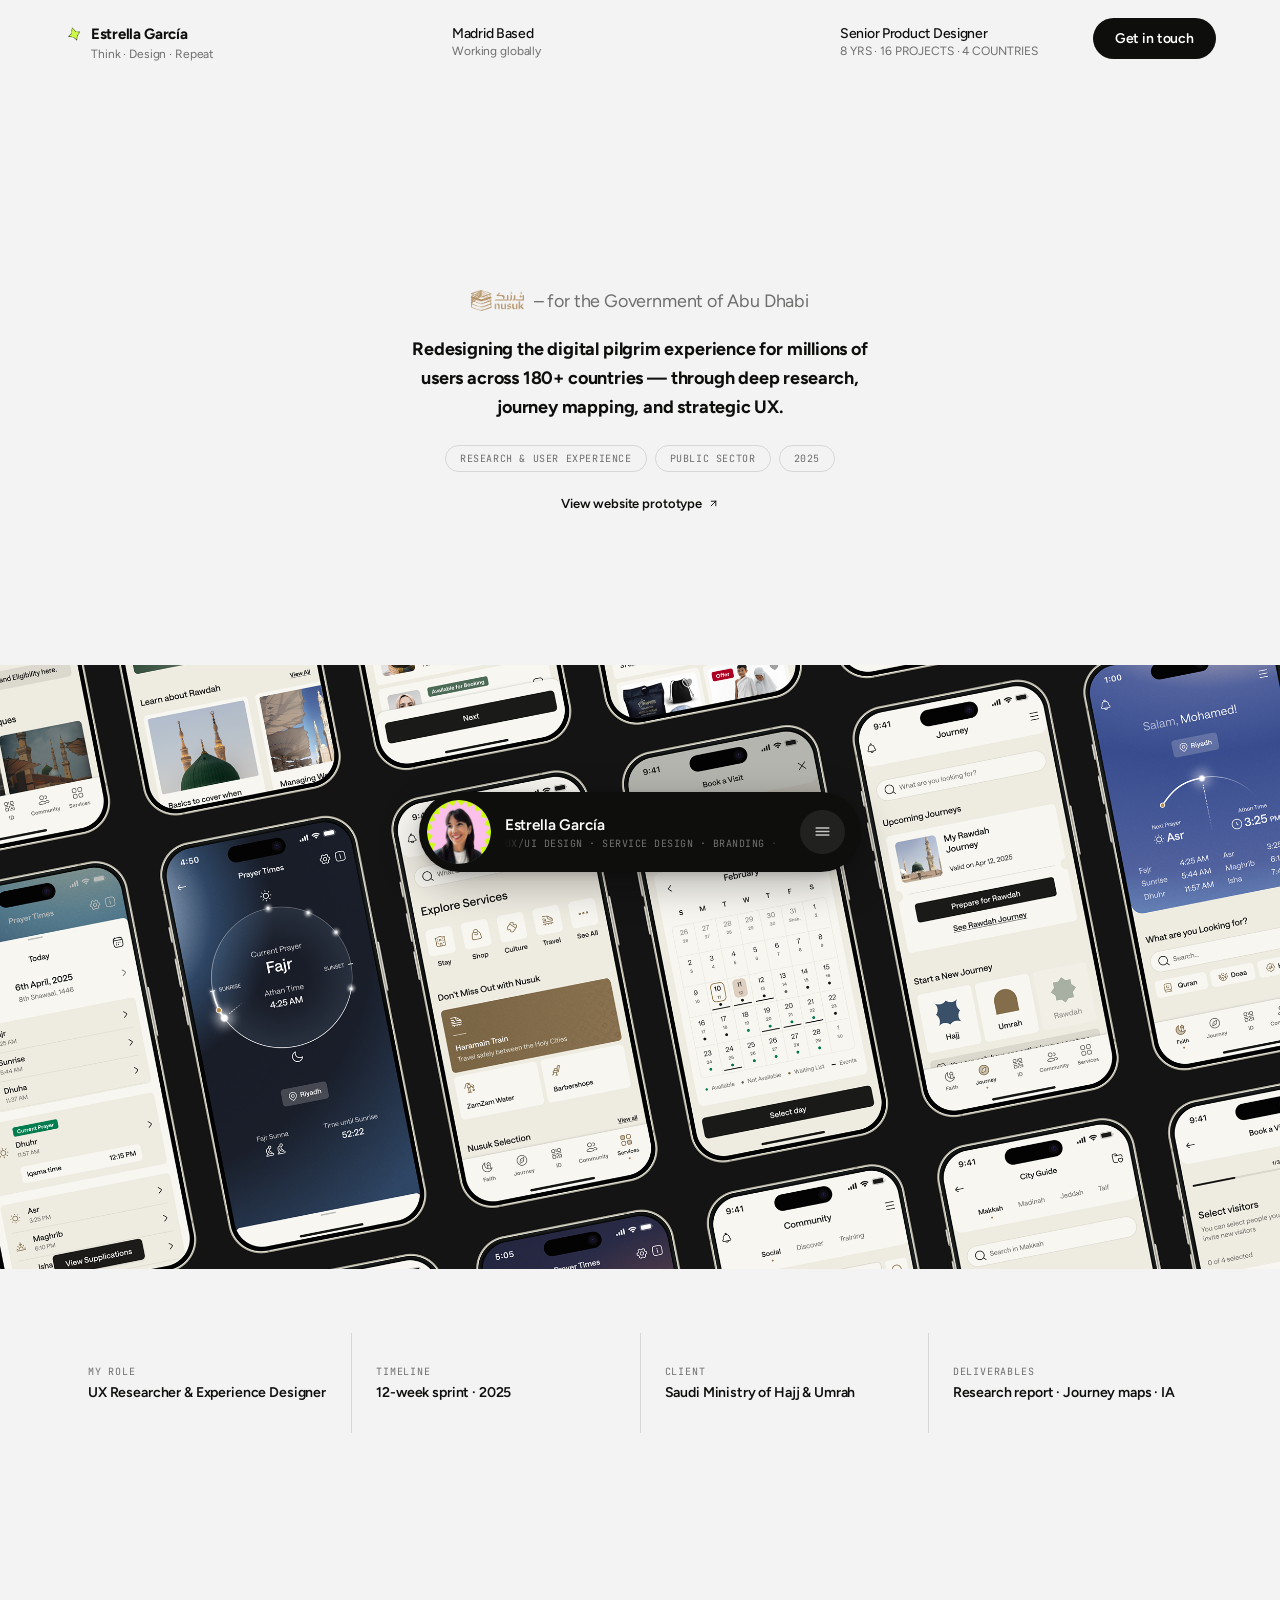
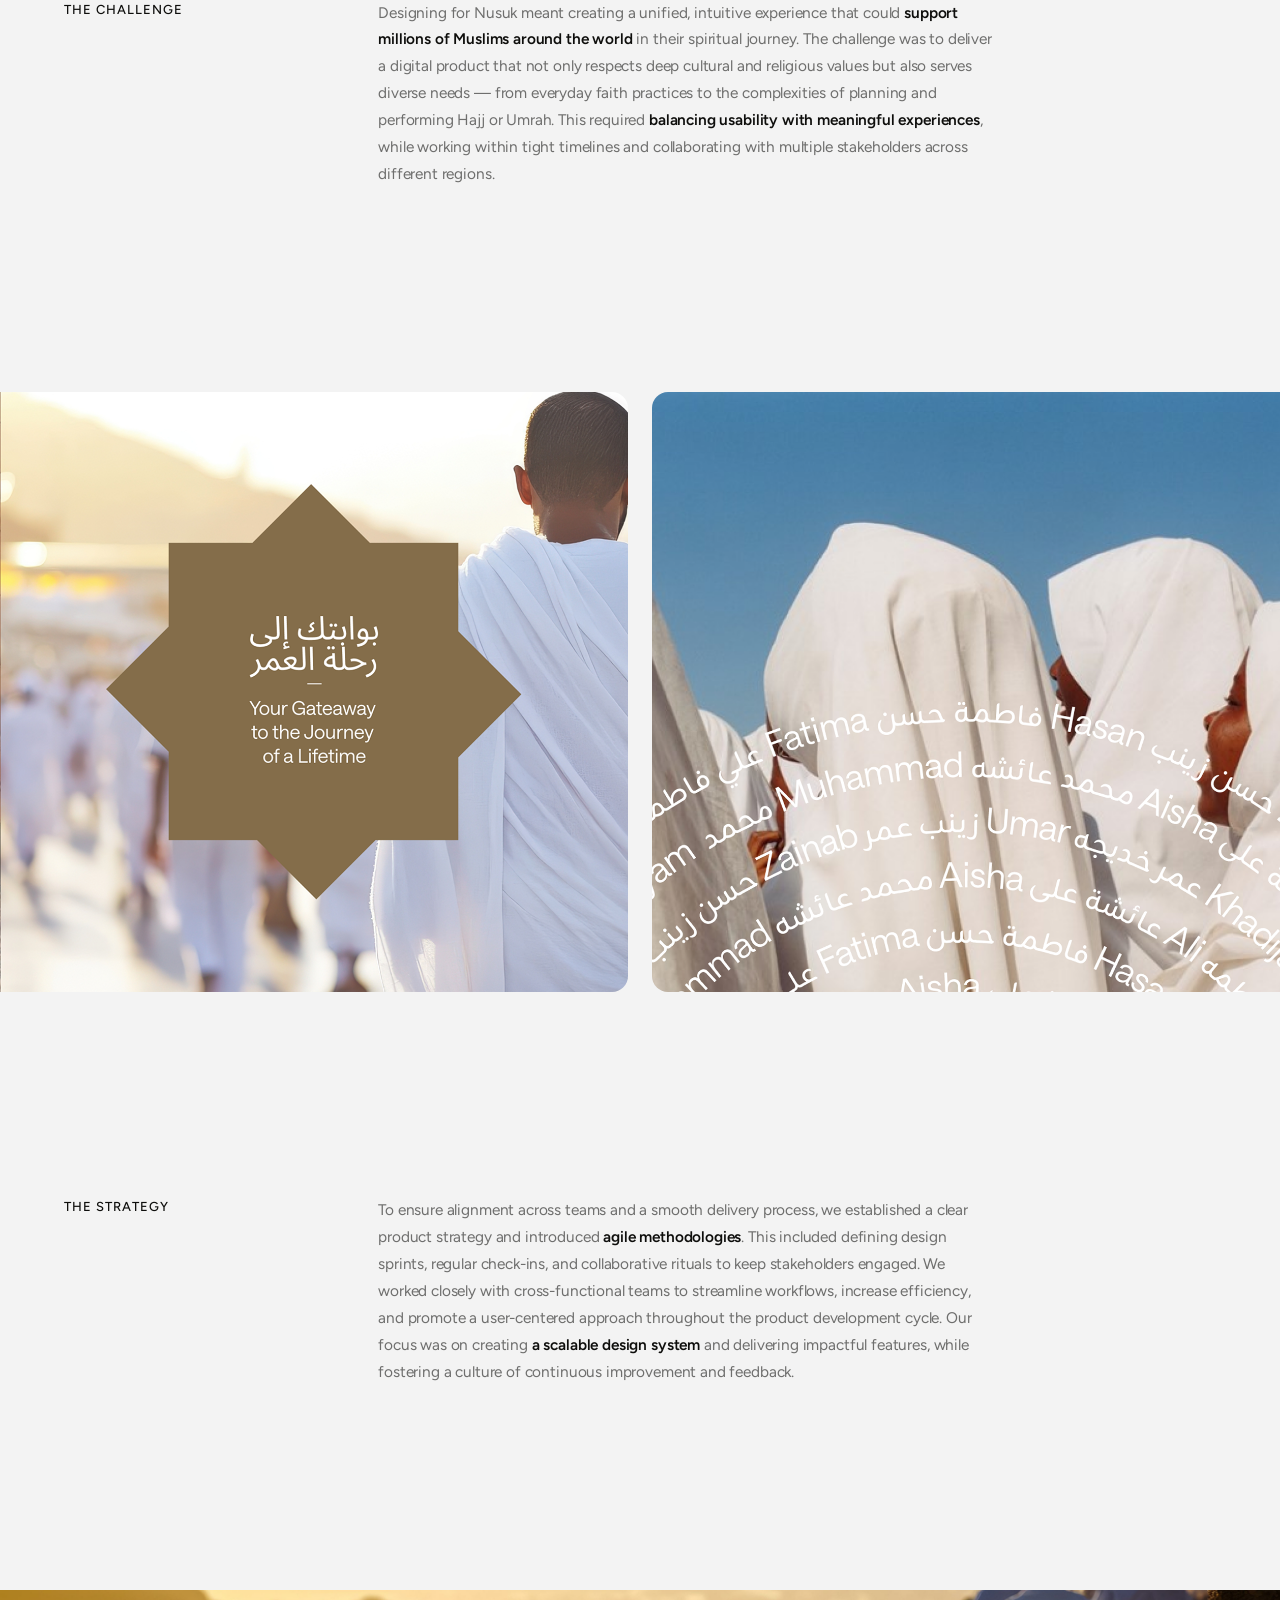
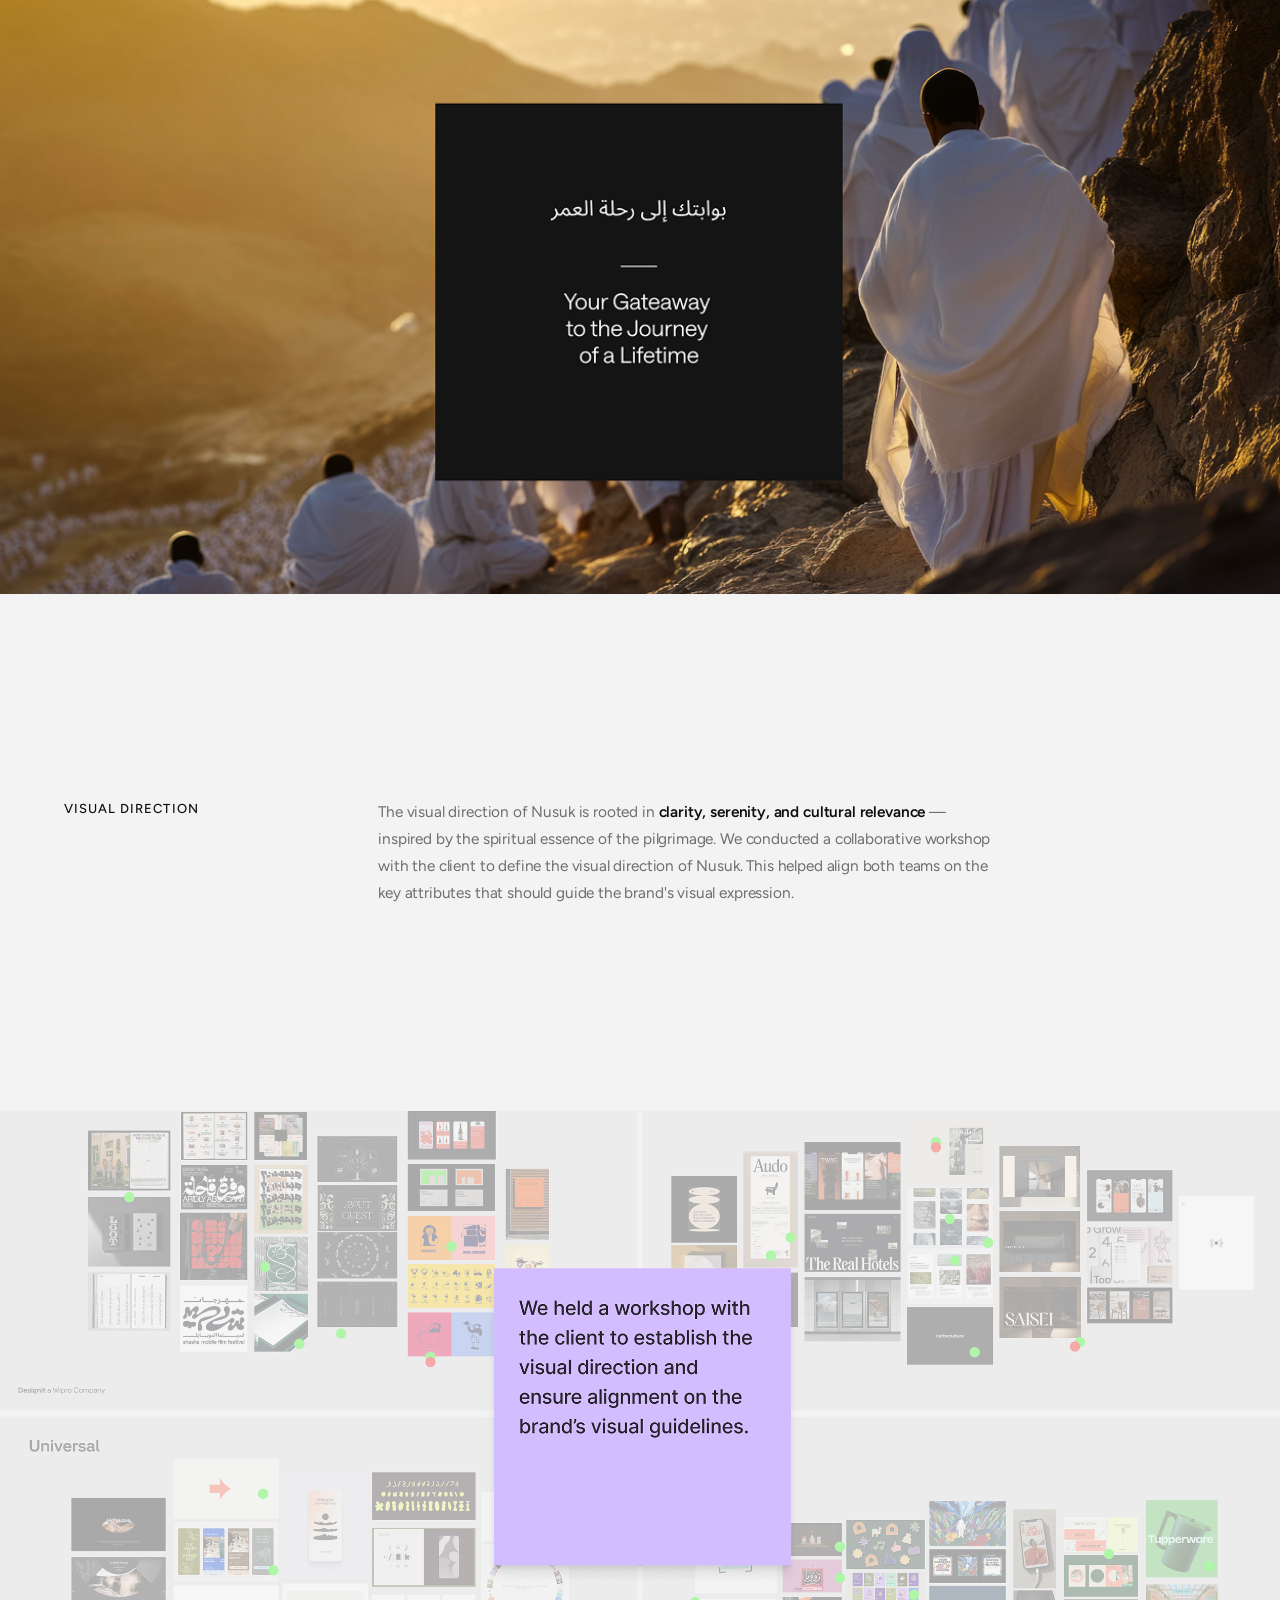
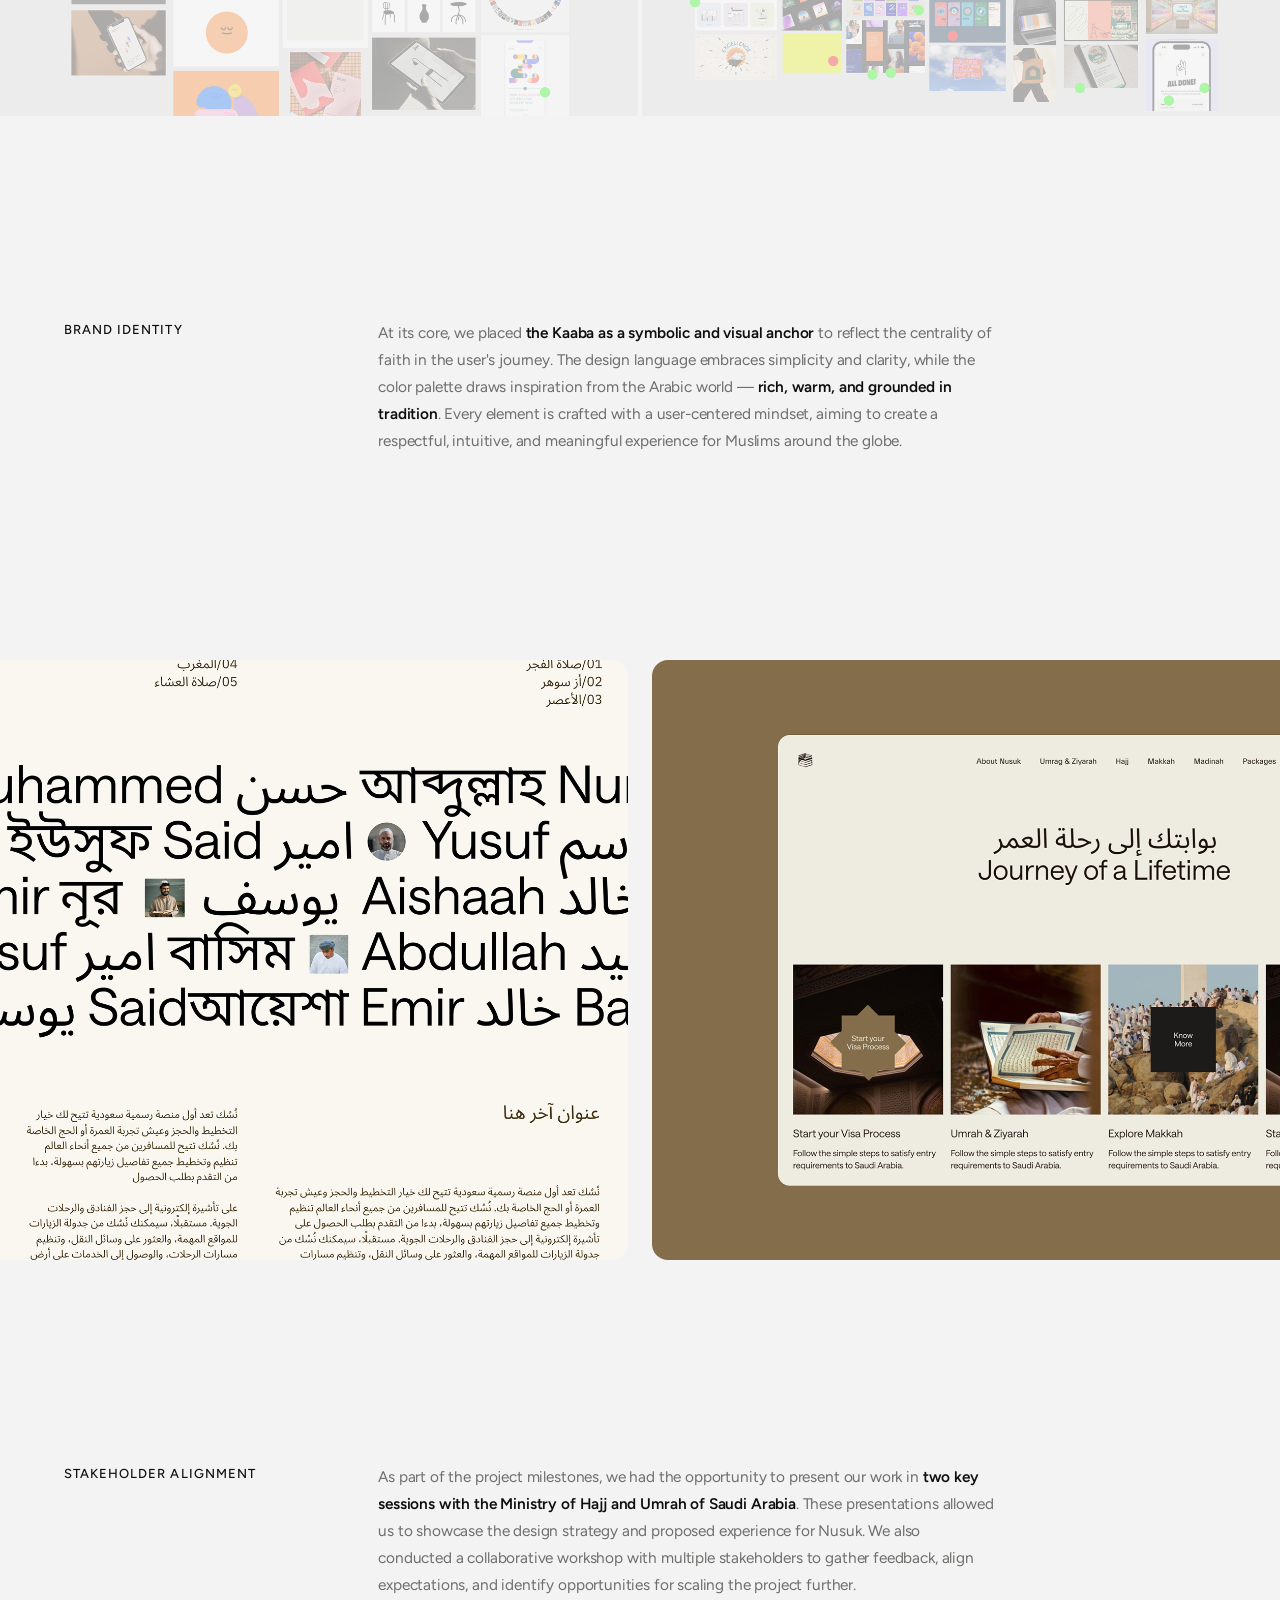
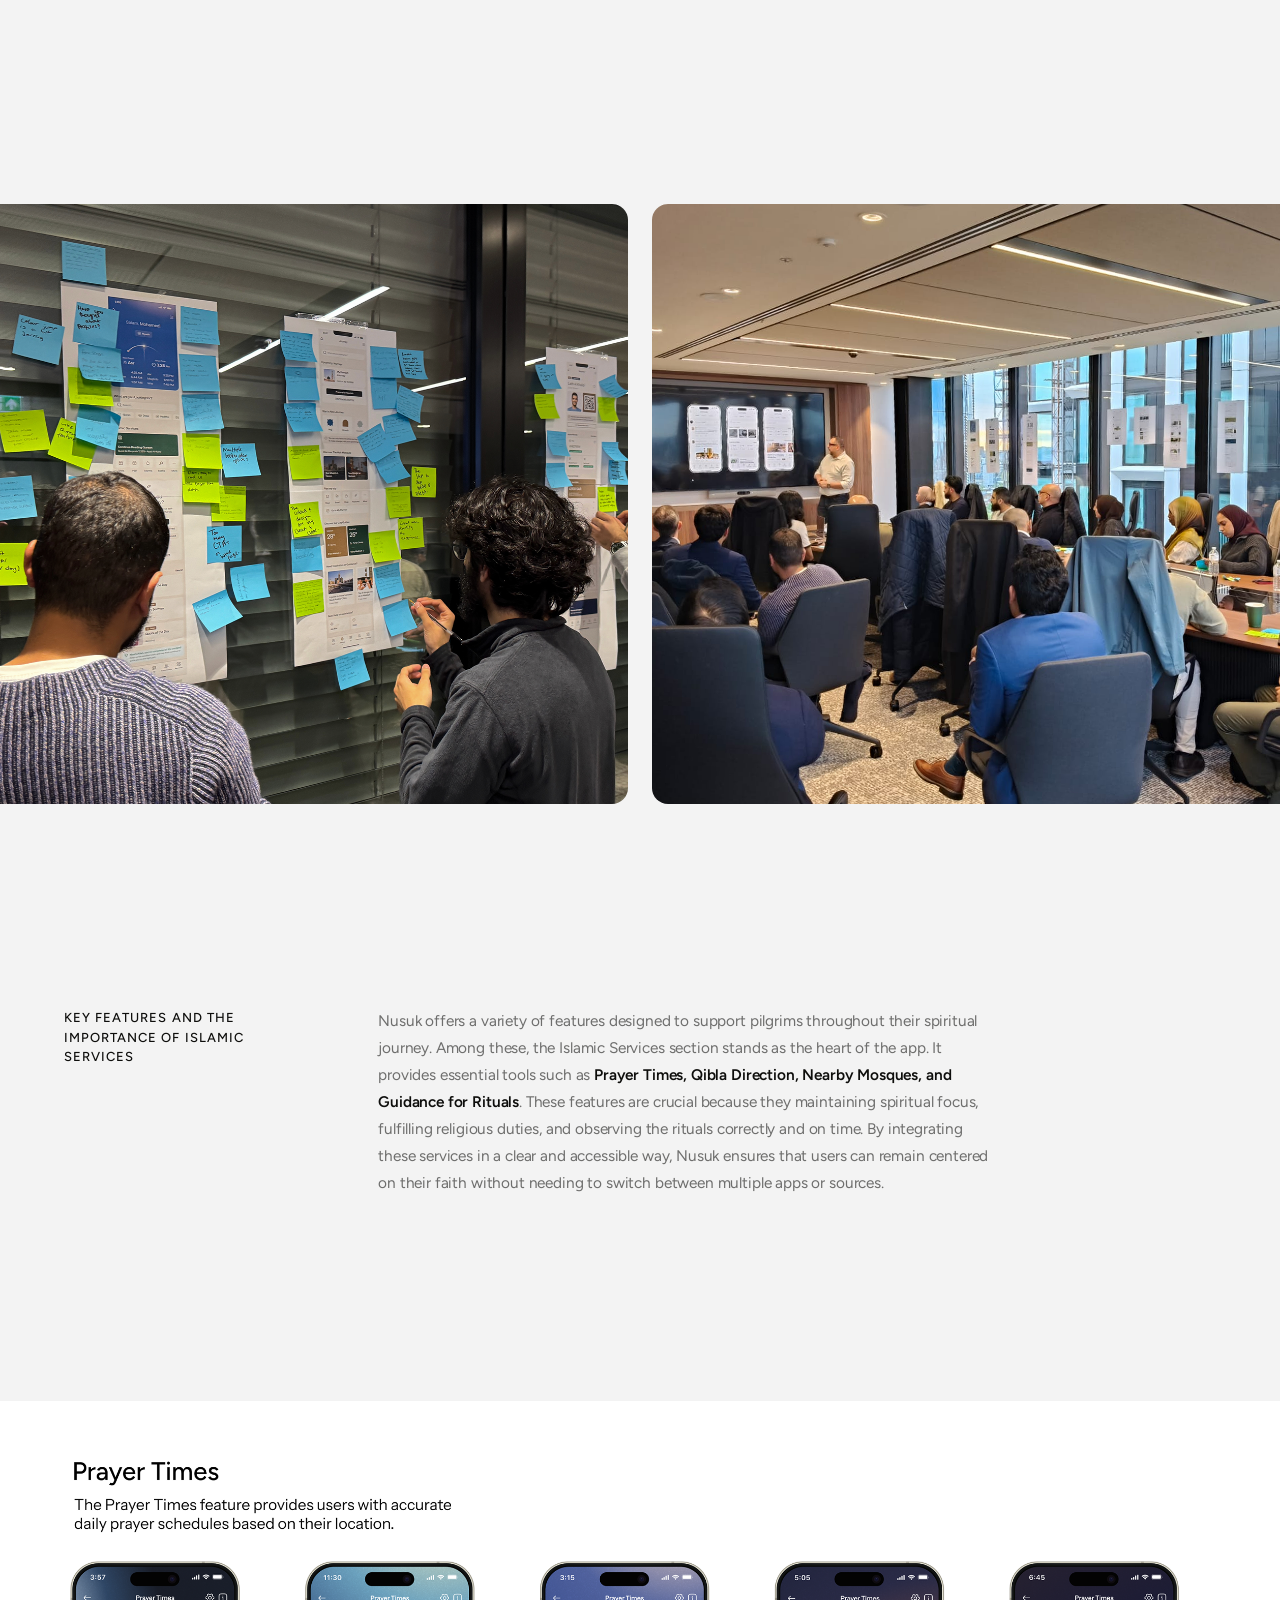
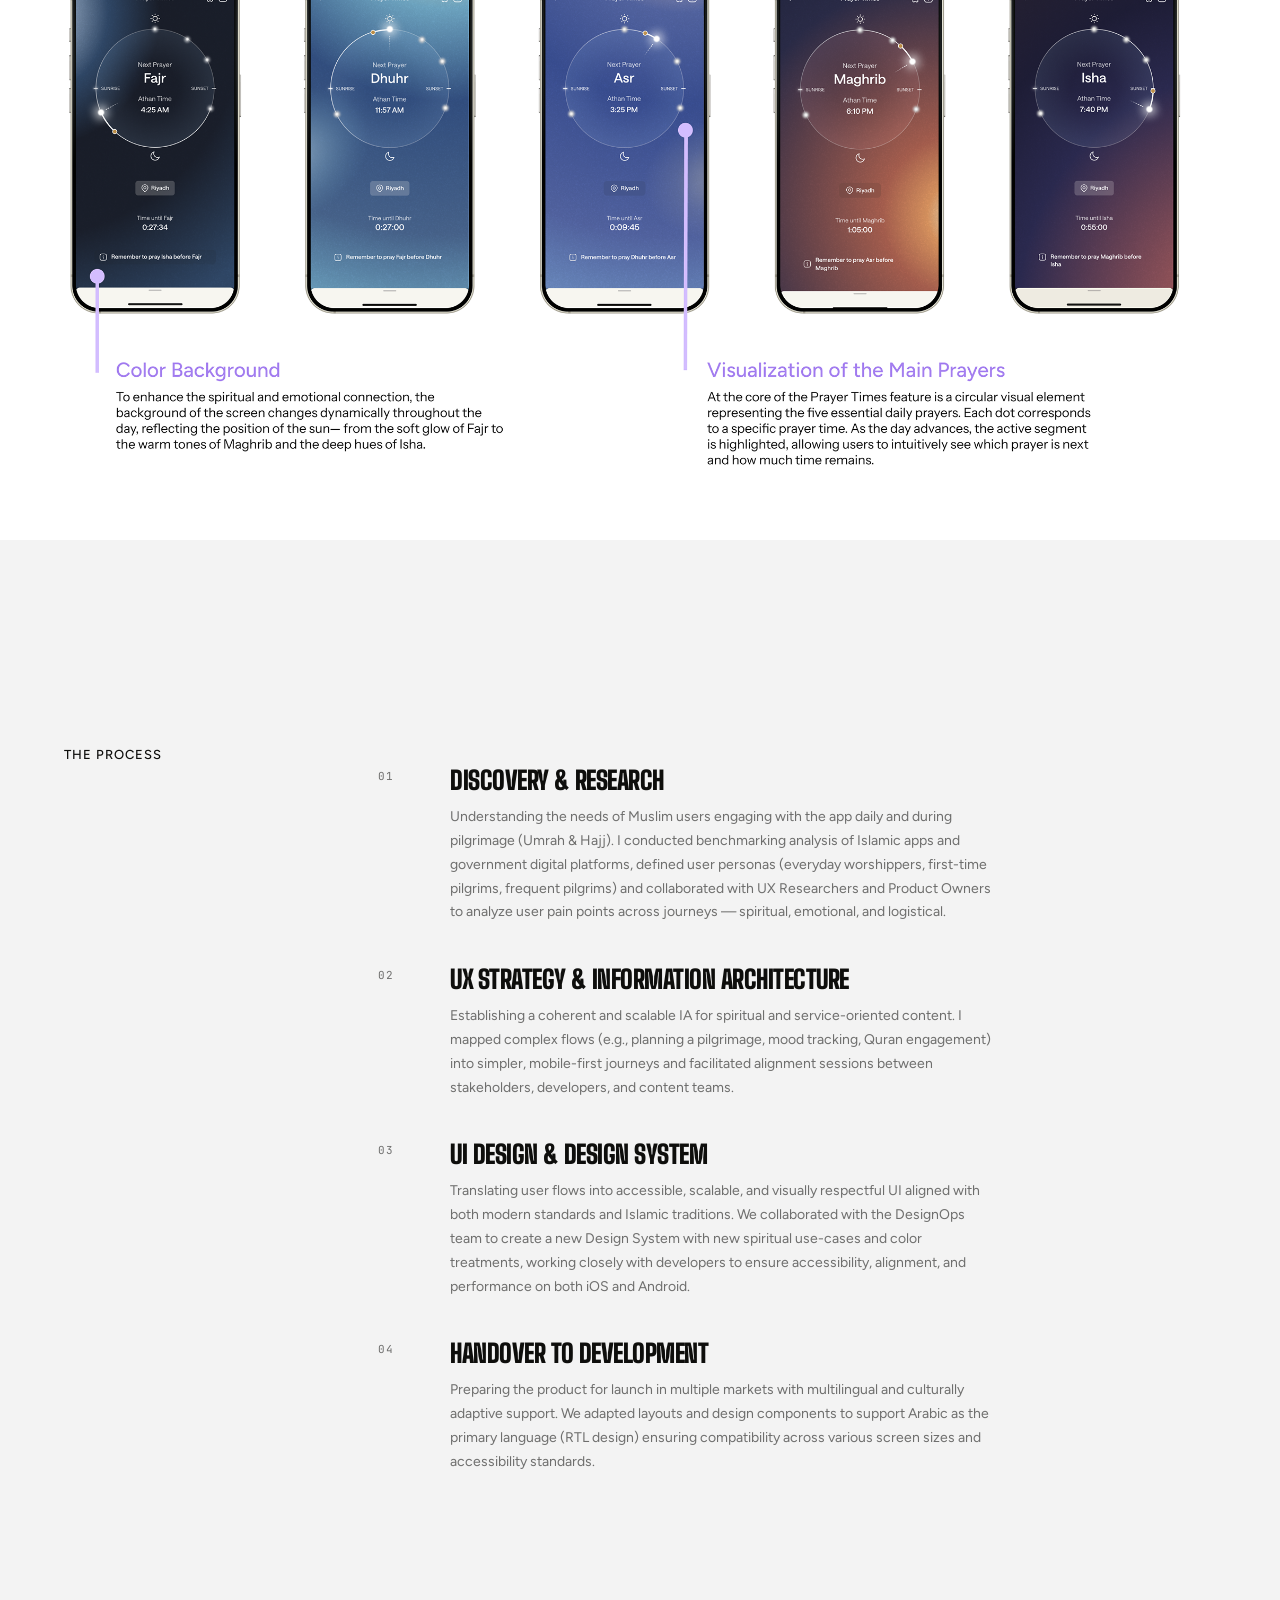
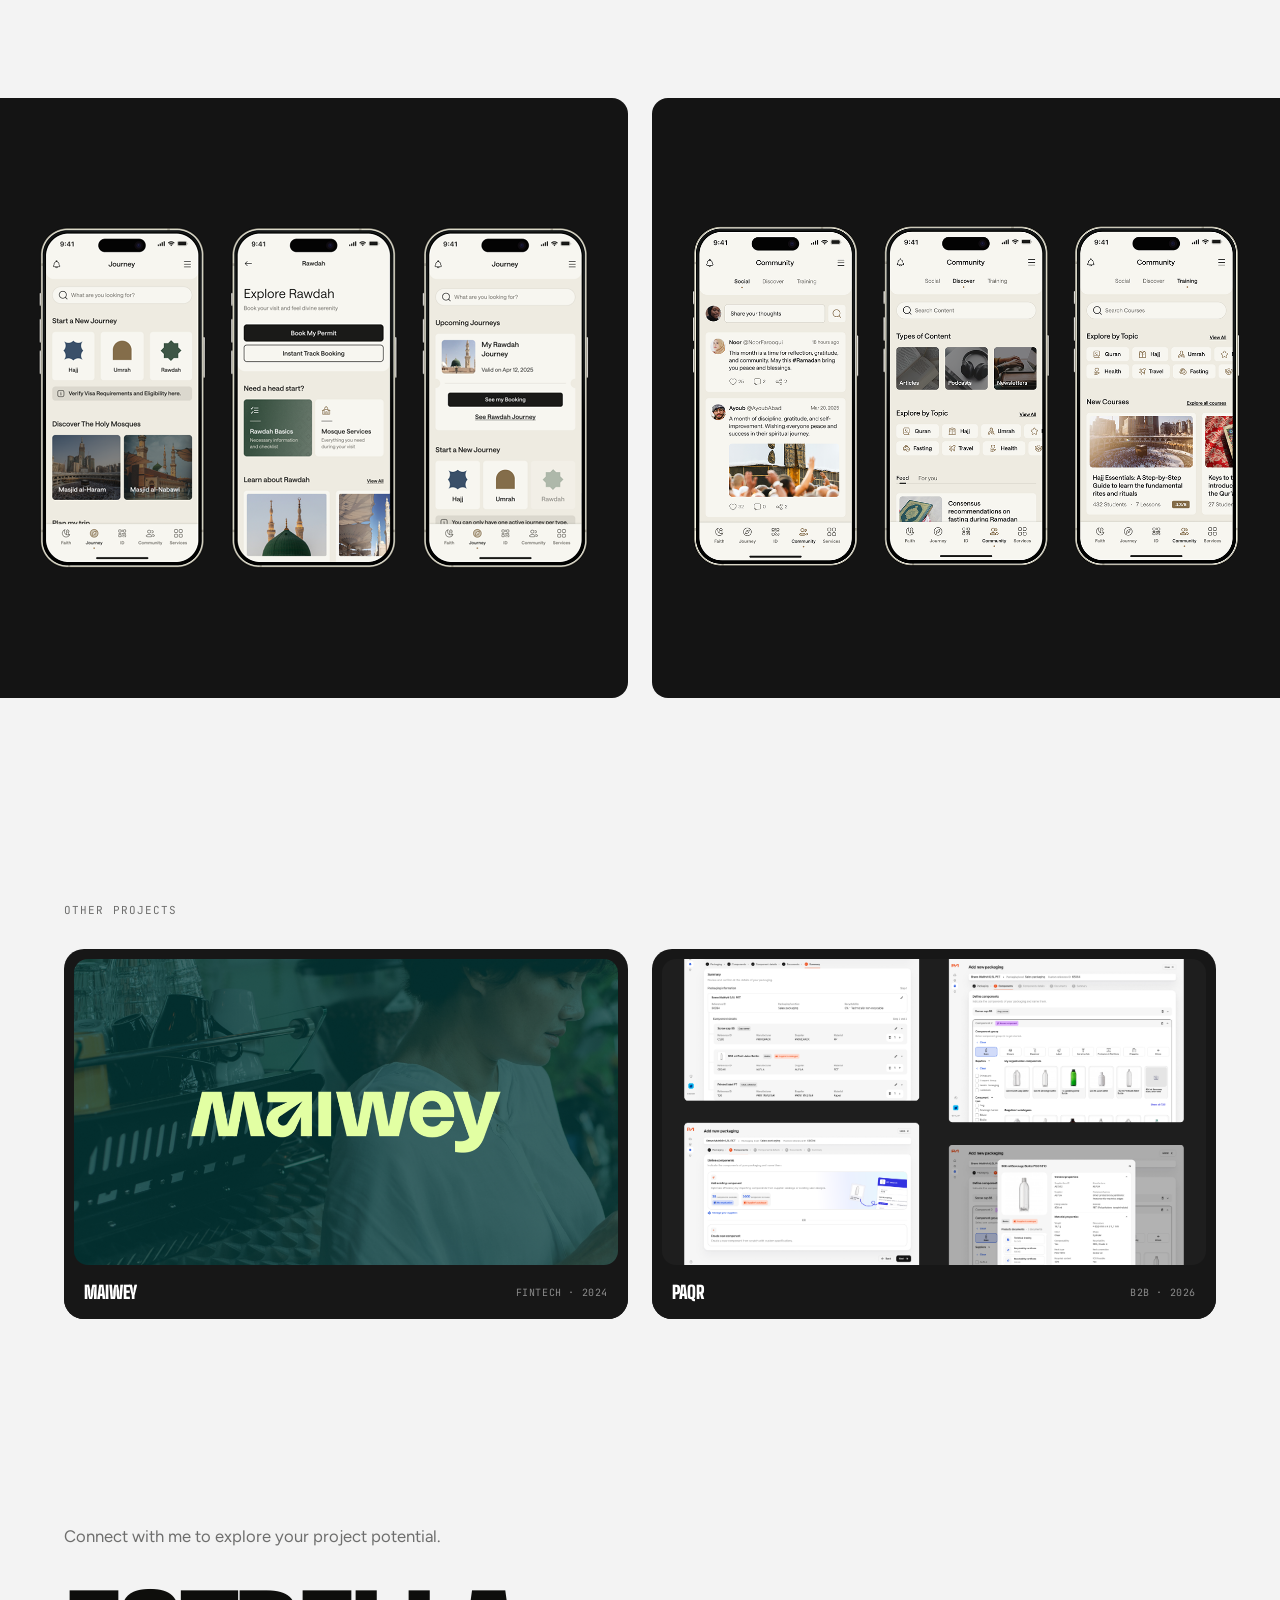
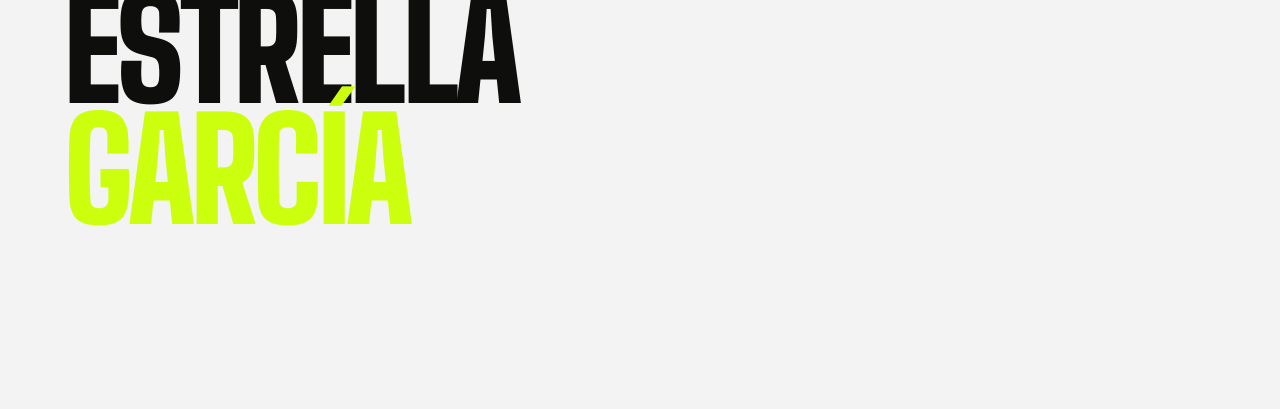
<file: nusuk.html>
<!DOCTYPE html>
<html lang="en">
<head>
  <meta charset="UTF-8">
  <meta name="viewport" content="width=device-width, initial-scale=1">
  <link rel="icon" type="image/png" href="favicon.png">
  <title>Nusuk — Estrella García</title>
  <link rel="preconnect" href="https://fonts.googleapis.com/">
  <link rel="preconnect" href="https://fonts.gstatic.com/" crossorigin="">
  <link href="https://fonts.googleapis.com/css2?family=Big+Shoulders+Display:wght@400;700;900&family=Figtree:ital,wght@0,400;0,500;0,600;0,700;1,400&family=JetBrains+Mono:wght@400;500&display=swap" rel="stylesheet">
  <style>
    /* ─── TOKENS ──────────────────────────────────────────────── */
    * { box-sizing: border-box; margin: 0; padding: 0; }
    :root {
      --bg: #F3F3F3;
      --bg-alt: #EAEAE8;
      --ink: #0E0E0C;
      --ink-60: rgba(14,14,12,.58);
      --ink-20: rgba(14,14,12,.12);
      --accent: #CCFF0D;
      --title: "Figtree", sans-serif;
      --display: "Big Shoulders Display", sans-serif;
      --mono: "JetBrains Mono", monospace;
      --pad-x: 64px;
    }
    @media (max-width: 600px) { :root { --pad-x: 20px; } }
    html, body { min-height: 100%; overflow-x: hidden; background: var(--bg); }
    body { font-family: var(--title); color: var(--ink); -webkit-font-smoothing: antialiased; }
    a { color: inherit; text-decoration: none; }

    /* ─── ALL IMAGES: never cropped, no rounded corners ──────── */
    img { display: block; max-width: 100%; height: auto; border-radius: 0; }

    /* ─── CTA BUTTON ──────────────────────────────────────────── */
    .cta-fixed {
      position: fixed; top: 18px; right: var(--pad-x); z-index: 300;
      background: var(--ink); color: #fff; font-family: var(--title);
      font-weight: 600; font-size: 14px; letter-spacing: -0.01em;
      padding: 12px 22px; border-radius: 999px; white-space: nowrap;
      transition: transform .2s, background .2s;
      animation: fadeUp .7s cubic-bezier(.2,.8,.2,1) .1s both;
    }
    .cta-fixed:hover { background: #222; transform: scale(1.03); }
    @media (max-width: 600px) { .cta-fixed { font-size: 12px; padding: 10px 16px; top: 14px; } }

    /* ─── TOP BAR (dark text — light bg page) ─────────────────── */
    .top-bar {
      position: absolute; top: 0; left: 0; right: 0; z-index: 10;
      display: grid; grid-template-columns: 1fr 1fr 1fr; align-items: start;
      padding: 24px var(--pad-x) 0; gap: 12px;
      animation: fadeUp .7s cubic-bezier(.2,.8,.2,1) both;
    }
    @media (max-width: 700px) {
      .top-bar { grid-template-columns: 1fr; gap: 2px; padding-top: 16px; }
      .top-bar__col { display: none !important; }
    }
    .top-bar__brand { display: flex; flex-direction: column; gap: 3px; }
    .top-bar__name {
      display: inline-flex; align-items: center; gap: 7px;
      font-family: var(--title); font-weight: 700; font-size: 15px;
      letter-spacing: -0.02em; color: var(--ink);
    }
    .top-bar__sub { font-size: 12px; color: var(--ink-60); letter-spacing: -0.01em; padding-left: 27px; }
    .top-bar__col { display: flex; flex-direction: column; gap: 2px; padding-top: 1px; }
    .top-bar__label { font-size: 14px; font-weight: 500; letter-spacing: -0.02em; color: var(--ink); }
    .top-bar__hint { font-size: 12px; color: var(--ink-60); letter-spacing: -0.01em; }

    /* ─── BOTTOM NAV ──────────────────────────────────────────── */
    .bottom-nav-wrap {
      position: fixed; bottom: clamp(16px, 2.5vw, 28px); left: 0; right: 0;
      display: flex; justify-content: center; align-items: center;
      z-index: 200; pointer-events: none;
      animation: fadeUp .7s cubic-bezier(.2,.8,.2,1) .5s both;
    }
    .bottom-nav {
      pointer-events: all; background: #0E0E0C; border-radius: 999px;
      padding: 8px 16px 8px 8px; display: inline-flex; align-items: center; gap: 14px;
      box-shadow: 0 12px 40px rgba(0,0,0,.28), 0 3px 10px rgba(0,0,0,.14);
      white-space: nowrap; max-width: calc(100vw - 32px);
    }
    @media (max-width: 600px) { .bottom-nav { gap: 10px; padding: 6px 12px 6px 6px; } }
    .bottom-nav__avatar {
      width: clamp(48px, 5vw, 64px); height: clamp(48px, 5vw, 64px);
      border-radius: 50%; overflow: hidden; background: #333; flex-shrink: 0;
      cursor: pointer; transition: transform .2s ease, filter .2s ease;
    }
    .bottom-nav__avatar:hover {
      transform: scale(1.06); filter: brightness(1.1);
    }
    .bottom-nav__avatar img {
      width: 100%; height: 100%; object-fit: cover;
      object-position: center top; display: block; border-radius: 0;
    }
    .bottom-nav__info { display: flex; flex-direction: column; gap: 3px; overflow: hidden; }
    .bottom-nav__name {
      font-family: var(--title); font-weight: 600; font-size: clamp(13px, 1.2vw, 16px);
      color: #fff; letter-spacing: -0.01em; white-space: nowrap;
    }
    .bottom-nav__marquee-wrap { overflow: hidden; width: clamp(160px, 22vw, 340px); position: relative; }
    .bottom-nav__marquee-wrap::before,
    .bottom-nav__marquee-wrap::after {
      content: ''; position: absolute; top: 0; bottom: 0; width: 24px; z-index: 2; pointer-events: none;
    }
    .bottom-nav__marquee-wrap::before { left: 0; background: linear-gradient(to right, #0E0E0C, transparent); }
    .bottom-nav__marquee-wrap::after  { right: 0; background: linear-gradient(to left, #0E0E0C, transparent); }
    .bottom-nav__marquee { display: flex; animation: marquee 9s linear infinite; width: max-content; }
    .bottom-nav__marquee span {
      font-family: var(--mono); font-size: clamp(8px, .8vw, 10px);
      color: rgba(255,255,255,.42); letter-spacing: .05em; text-transform: uppercase;
      white-space: nowrap; padding-right: 40px;
    }
    .bottom-nav__burger {
      position: relative; width: clamp(36px, 3.5vw, 46px); height: clamp(36px, 3.5vw, 46px);
      border-radius: 50%; background: rgba(255,255,255,.08);
      display: flex; align-items: center; justify-content: center;
      flex-shrink: 0; cursor: pointer; transition: background .2s;
    }
    .bottom-nav__burger:hover { background: rgba(255,255,255,.16); }
    .burger-menu {
      position: absolute; bottom: calc(100% + 2px);
      left: 50%; transform: translateX(-50%) translateY(8px);
      background: #0E0E0C; border-radius: 16px; padding: 8px 8px 18px;
      display: flex; flex-direction: column; gap: 2px; min-width: 160px;
      opacity: 0; pointer-events: none;
      transition: opacity .22s cubic-bezier(.2,.8,.2,1), transform .22s cubic-bezier(.2,.8,.2,1);
      box-shadow: 0 12px 40px rgba(0,0,0,.3); margin-bottom: -10px;
    }
    .bottom-nav__burger:hover .burger-menu,
    .burger-menu:hover { opacity: 1; pointer-events: all; transform: translateX(-50%) translateY(0); }
    .burger-menu a {
      font-family: var(--title); font-weight: 500; font-size: 15px;
      color: rgba(255,255,255,.75); padding: 11px 18px; border-radius: 10px;
      transition: background .15s, color .15s; display: block; text-align: center;
    }
    .burger-menu a:hover { background: rgba(255,255,255,.08); color: #fff; }

    /* ─── ANIMATIONS ──────────────────────────────────────────── */
    @keyframes fadeUp {
      from { opacity: 0; transform: translateY(28px); }
      to   { opacity: 1; transform: translateY(0); }
    }
    @keyframes marquee { from { transform: translateX(0); } to { transform: translateX(-50%); } }
    .reveal {
      opacity: 0; transform: translateY(28px);
      transition: opacity .7s cubic-bezier(.2,.8,.2,1), transform .7s cubic-bezier(.2,.8,.2,1);
    }
    .reveal.visible { opacity: 1; transform: none; }
    .reveal-d1 { transition-delay: .1s; }
    .reveal-d2 { transition-delay: .2s; }
    .reveal-d3 { transition-delay: .3s; }

    /* ─── HERO ────────────────────────────────────────────────── */
    .hero {
      position: relative; background: var(--bg);
      padding-top: clamp(88px, 11vw, 128px);
      padding-bottom: 0;
    }
    .hero__inner {
      padding: 0 var(--pad-x);
      display: flex; flex-direction: column; align-items: center;
    }
    .hero__sponsor {
      display: flex; align-items: center; justify-content: center;
      flex-wrap: wrap; gap: 10px;
      margin-top: clamp(120px, 18vh, 240px);
    }
    .hero__sponsor-logo { height: clamp(18px, 1.6vw, 24px); width: auto; display: block; }
    .hero__sponsor-text {
      font-family: var(--title); font-size: clamp(16px, 1.4vw, 21px);
      color: var(--ink-60); letter-spacing: -0.01em;
    }
    .hero__subtitle {
      font-family: var(--title); font-size: 18px; font-weight: 700;
      color: var(--ink); line-height: 1.6; letter-spacing: -0.01em;
      text-align: center; max-width: 480px;
      margin: clamp(16px, 2vw, 24px) auto 0;
    }
    .hero__pills {
      display: flex; flex-wrap: wrap; justify-content: center; gap: 8px;
      margin-top: clamp(16px, 2vw, 24px);
    }
    .hero__pill {
      font-family: var(--mono); font-size: 10px; letter-spacing: .06em;
      text-transform: uppercase; padding: 6px 14px; border-radius: 999px;
    }
    .hero__pill--accent { border: 1px solid var(--ink-20); color: var(--ink-60); }
    .hero__pill--outline { border: 1px solid var(--ink-20); color: var(--ink-60); }
    .hero__proto-link {
      display: inline-flex; align-items: center; gap: 6px;
      font-family: var(--title); font-weight: 600; font-size: 13px;
      color: var(--ink); letter-spacing: -0.01em;
      margin-top: clamp(16px, 2vw, 24px);
      margin-bottom: clamp(100px, 12vw, 160px);
      transition: opacity .2s;
    }
    .hero__proto-link:hover { opacity: .6; }
    .hero__proto-link svg { width: 11px; height: 11px; flex-shrink: 0; }
    .hero__image { padding: 0; }
    .hero__image img { width: 100%; height: auto; display: block; }

    /* ─── INFO STRIP ──────────────────────────────────────────── */
    .info-strip {
      padding: clamp(48px, 5vw, 72px) var(--pad-x);
    }
    .info-grid {
      display: grid; grid-template-columns: repeat(4, 1fr);
      gap: 1px; background: var(--ink-20); border-radius: 0; overflow: hidden;
    }
    @media (max-width: 700px) { .info-grid { grid-template-columns: repeat(2, 1fr); } }
    .info-cell {
      background: var(--bg); padding: clamp(20px, 2.5vw, 32px) 24px;
      display: flex; flex-direction: column; gap: 6px;
    }
    .info-label {
      font-family: var(--mono); font-size: 10px; letter-spacing: .08em;
      text-transform: uppercase; color: var(--ink-60);
    }
    .info-value {
      font-family: var(--title); font-weight: 600;
      font-size: clamp(13px, 1.1vw, 15px); letter-spacing: -0.01em; color: var(--ink);
    }

    /* ─── CONTENT SECTIONS ────────────────────────────────────── */
    .cs {
      padding: clamp(80px, 8vw, 120px) var(--pad-x);
    }
    .cs__layout {
      display: grid;
      grid-template-columns: minmax(120px, 18%) minmax(0, 780px);
      gap: clamp(16px, 2vw, 32px);
      align-items: start;
    }
    .cs__eyebrow {
      font-family: var(--mono); font-size: 11px; letter-spacing: .1em;
      text-transform: uppercase; color: var(--ink-60); margin-bottom: 16px;
    }
    .cs__heading {
      font-family: var(--title); font-weight: 500;
      font-size: clamp(13px, 1vw, 14px);
      line-height: 1.5; letter-spacing: .08em; text-transform: uppercase;
      color: var(--ink);
    }
    .cs__content { display: flex; flex-direction: column; align-items: center; }
    .cs__text { padding: 0 clamp(16px, 4vw, 56px); max-width: 720px; }
    .cs__body {
      font-family: var(--title); font-size: clamp(15px, 1.2vw, 18px);
      line-height: 1.75; color: var(--ink-60);
      letter-spacing: -0.01em;
    }
    .cs__body strong { font-weight: 600; color: var(--ink); }
    .cs__images {
      width: 100vw;
      position: relative;
      left: 50%;
      margin-left: -50vw;
      margin-top: clamp(160px, 16vw, 240px);
    }
    @media (max-width: 800px) {
      .cs__layout { grid-template-columns: 1fr; gap: 0; }
      .cs__heading { margin-bottom: clamp(16px, 4vw, 24px); }
      .cs__text { padding: 0; max-width: none; }
    }

    /* full-width image */
    .img-full { width: 100%; height: auto; display: block; }

    /* image pair (2 cols, edge-to-edge with inner-corner rounding) */
    .img-pair {
      display: grid; grid-template-columns: 1fr 1fr;
      gap: clamp(16px, 2vw, 24px);
      aspect-ratio: 21 / 9;
    }
    .img-pair img,
    .img-pair video { width: 100%; height: 100%; object-fit: cover; display: block; }
    .img-pair > *:first-child { border-radius: 0 16px 16px 0; }
    .img-pair > *:last-child { border-radius: 16px 0 0 16px; }
    @media (max-width: 640px) {
      .img-pair { grid-template-columns: 1fr; aspect-ratio: auto; }
      .img-pair img,
      .img-pair video { height: auto; }
      .img-pair > *:first-child { border-radius: 0 0 16px 16px; }
      .img-pair > *:last-child { border-radius: 16px 16px 0 0; }
    }

    /* image caption */
    .img-cap {
      font-family: var(--mono); font-size: 10px; letter-spacing: .07em;
      text-transform: uppercase; color: var(--ink-60); margin-top: 10px;
    }

    /* ─── PROCESS PHASES ──────────────────────────────────────── */
    .phases { margin-top: 0; }
    .phase {
      padding: clamp(16px, 2vw, 20px) 0;
      display: grid; grid-template-columns: 48px 1fr;
      gap: 24px; align-items: start;
    }
    .phase__num {
      font-family: var(--mono); font-size: 11px; letter-spacing: .1em;
      color: var(--ink-60); padding-top: 4px;
    }
    .phase__name {
      font-family: var(--display); font-weight: 900;
      font-size: clamp(18px, 2vw, 28px); letter-spacing: -0.02em;
      text-transform: uppercase; margin-bottom: 10px; color: var(--ink);
    }
    .phase__desc {
      font-family: var(--title); font-size: clamp(14px, 1vw, 16px);
      color: var(--ink-60); line-height: 1.7;
    }

    /* ─── OTHER PROJECTS ──────────────────────────────────────── */
    .other { padding: clamp(80px, 8vw, 120px) var(--pad-x); }
    .other__label {
      font-family: var(--mono); font-size: 11px; letter-spacing: .1em;
      text-transform: uppercase; color: var(--ink-60); margin-bottom: 32px;
    }
    .other-grid {
      display: grid; grid-template-columns: 1fr 1fr;
      gap: clamp(16px, 2vw, 24px);
    }
    @media (max-width: 640px) { .other-grid { grid-template-columns: 1fr; } }
    .other-card {
      display: block; overflow: hidden; border-radius: 20px;
      background: #171717;
      transition: transform .35s cubic-bezier(.2,.8,.2,1); cursor: pointer;
    }
    .other-card:hover { transform: scale(1.012); }
    .other-card__thumb {
      margin: 10px 10px 0 10px;
      border-radius: 14px; overflow: hidden;
      aspect-ratio: 16/9;
    }
    .other-card__thumb img {
      width: 100%; height: 100%; object-fit: cover; display: block;
      transition: transform 0.4s ease; border-radius: 0;
    }
    .other-card:hover .other-card__thumb img { transform: scale(1.05); }
    .other-card__bar {
      background: #171717;
      padding: 16px 20px;
      display: flex; justify-content: space-between; align-items: center; gap: 16px;
    }
    .other-card__name {
      font-family: var(--display); font-weight: 900;
      font-size: clamp(15px, 1.4vw, 20px);
      letter-spacing: -0.02em; text-transform: uppercase; color: #fff;
      white-space: nowrap; overflow: hidden; text-overflow: ellipsis;
    }
    .other-card__right {
      font-family: var(--mono); font-size: 10px; letter-spacing: .06em;
      text-transform: uppercase; color: rgba(255,255,255,.5);
      white-space: nowrap; flex-shrink: 0;
    }

    /* ─── FOOTER ──────────────────────────────────────────────── */
    .footer {
      padding: clamp(80px, 8vw, 120px) var(--pad-x) clamp(120px, 14vw, 200px);
      display: flex; flex-direction: column; gap: clamp(24px, 3vw, 40px);
    }
    .footer__connect {
      font-family: var(--title); font-size: clamp(15px, 1.3vw, 20px);
      color: var(--ink-60); max-width: 420px; line-height: 1.55;
    }
    .footer__name {
      font-family: var(--display); font-weight: 900;
      font-size: clamp(56px, 11vw, 168px);
      letter-spacing: -0.03em; text-transform: uppercase;
      color: var(--ink); line-height: .86;
    }
    .footer__name span { color: var(--accent); }
  </style>
</head>
<body>

<!-- ── CTA ────────────────────────────────────────────────────── -->
<a class="cta-fixed" href="mailto:estrellaggordillo93@gmail.com">Get in touch</a>

<!-- ── HERO ───────────────────────────────────────────────────── -->
<section class="hero">
  <div class="top-bar">
    <div class="top-bar__brand">
      <span class="top-bar__name">
        <img src="star.png" alt="" style="width:20px;height:20px;object-fit:contain;flex-shrink:0;border-radius:0;">
        Estrella García
      </span>
      <span class="top-bar__sub">Think · Design · Repeat</span>
    </div>
    <div class="top-bar__col">
      <span class="top-bar__label">Madrid Based</span>
      <span class="top-bar__hint">Working globally</span>
    </div>
    <div class="top-bar__col">
      <span class="top-bar__label">Senior Product Designer</span>
      <span class="top-bar__hint">8 YRS · 16 PROJECTS · 4 COUNTRIES</span>
    </div>
  </div>

  <div class="hero__inner">
    <div class="hero__sponsor reveal">
      <img class="hero__sponsor-logo" src="nusuk_logo.png" alt="Nusuk">
      <span class="hero__sponsor-text">– for the Government of Abu Dhabi</span>
    </div>

    <p class="hero__subtitle">Redesigning the digital pilgrim experience for millions of users across 180+ countries — through deep research, journey mapping, and strategic UX.</p>

    <div class="hero__pills">
      <span class="hero__pill hero__pill--accent">Research &amp; User Experience</span>
      <span class="hero__pill hero__pill--outline">Public Sector</span>
      <span class="hero__pill hero__pill--outline">2025</span>
    </div>

    <a class="hero__proto-link" href="https://www.figma.com/proto/n5fXtFyQt6CMo6GA21yLaQ/-Share-Dev--Nusuk---Website?node-id=190-4155&p=f&t=orp6Ncynnygw7D4s-1&scaling=min-zoom&content-scaling=fixed&page-id=1%3A80&starting-point-node-id=156%3A1488" target="_blank" rel="noopener">
      View website prototype
      <svg viewBox="0 0 24 24" fill="none" stroke="currentColor" stroke-width="2" stroke-linecap="round"><path d="M7 17L17 7M17 7H7M17 7v10"/></svg>
    </a>
  </div>

  <div class="hero__image reveal">
    <img src="nusuk_Image 4.png" alt="Nusuk app screens overview">
  </div>
</section>

<!-- ── PROJECT INFO ────────────────────────────────────────────── -->
<section class="info-strip reveal">
  <div class="info-grid">
    <div class="info-cell">
      <span class="info-label">My Role</span>
      <span class="info-value">UX Researcher &amp; Experience Designer</span>
    </div>
    <div class="info-cell">
      <span class="info-label">Timeline</span>
      <span class="info-value">12-week sprint · 2025</span>
    </div>
    <div class="info-cell">
      <span class="info-label">Client</span>
      <span class="info-value">Saudi Ministry of Hajj &amp; Umrah</span>
    </div>
    <div class="info-cell">
      <span class="info-label">Deliverables</span>
      <span class="info-value">Research report · Journey maps · IA</span>
    </div>
  </div>
</section>

<!-- ── THE CHALLENGE ───────────────────────────────────────────── -->
<section class="cs">
  <div class="cs__layout">
    <h2 class="cs__heading reveal">THE CHALLENGE</h2>
    <div class="cs__content">
      <div class="cs__text">
        <p class="cs__body reveal reveal-d1">Designing for Nusuk meant creating a unified, intuitive experience that could <strong>support millions of Muslims around the world</strong> in their spiritual journey. The challenge was to deliver a digital product that not only respects deep cultural and religious values but also serves diverse needs — from everyday faith practices to the complexities of planning and performing Hajj or Umrah. This required <strong>balancing usability with meaningful experiences</strong>, while working within tight timelines and collaborating with multiple stakeholders across different regions.</p>
      </div>
    </div>
  </div>
  <div class="cs__images">
    <div class="img-pair reveal">
      <img src="nusuk_Image 2.png" alt="Hajj pilgrims — cultural context">
      <img src="nusuk_Image 3.png" alt="Pilgrims — user research context">
    </div>
  </div>
</section>

<!-- ── THE STRATEGY ────────────────────────────────────────────── -->
<section class="cs">
  <div class="cs__layout">
    <h2 class="cs__heading reveal">THE STRATEGY</h2>
    <div class="cs__content">
      <div class="cs__text">
        <p class="cs__body reveal reveal-d1">To ensure alignment across teams and a smooth delivery process, we established a clear product strategy and introduced <strong>agile methodologies</strong>. This included defining design sprints, regular check-ins, and collaborative rituals to keep stakeholders engaged. We worked closely with cross-functional teams to streamline workflows, increase efficiency, and promote a user-centered approach throughout the product development cycle. Our focus was on creating <strong>a scalable design system</strong> and delivering impactful features, while fostering a culture of continuous improvement and feedback.</p>
      </div>
    </div>
  </div>
  <div class="cs__images reveal">
    <img class="img-full" src="NUSUK_Image 1.png" alt="Nusuk app — product strategy overview">
  </div>
</section>

<!-- ── VISUAL DIRECTION ────────────────────────────────────────── -->
<section class="cs">
  <div class="cs__layout">
    <h2 class="cs__heading reveal">VISUAL DIRECTION</h2>
    <div class="cs__content">
      <div class="cs__text">
        <p class="cs__body reveal reveal-d1">The visual direction of Nusuk is rooted in <strong>clarity, serenity, and cultural relevance</strong> — inspired by the spiritual essence of the pilgrimage. We conducted a collaborative workshop with the client to define the visual direction of Nusuk. This helped align both teams on the key attributes that should guide the brand's visual expression.</p>
      </div>
    </div>
  </div>
  <div class="cs__images reveal">
    <img class="img-full" src="nusuk_Image 5.png" alt="Visual direction workshop — moodboard and references">
  </div>
</section>

<!-- ── BRAND IDENTITY ──────────────────────────────────────────── -->
<section class="cs">
  <div class="cs__layout">
    <h2 class="cs__heading reveal">BRAND IDENTITY</h2>
    <div class="cs__content">
      <div class="cs__text">
        <p class="cs__body reveal reveal-d1">At its core, we placed <strong>the Kaaba as a symbolic and visual anchor</strong> to reflect the centrality of faith in the user's journey. The design language embraces simplicity and clarity, while the color palette draws inspiration from the Arabic world — <strong>rich, warm, and grounded in tradition</strong>. Every element is crafted with a user-centered mindset, aiming to create a respectful, intuitive, and meaningful experience for Muslims around the globe.</p>
      </div>
    </div>
  </div>
  <div class="cs__images">
    <div class="img-pair reveal">
      <img src="nusuk_Image 7.png" alt="Brand identity — Nusuk community and user context">
      <img src="nusuk_Image 8.png" alt="Nusuk platform — existing experience analysis">
    </div>
  </div>
</section>

<!-- ── STAKEHOLDER ALIGNMENT ──────────────────────────────────── -->
<section class="cs">
  <div class="cs__layout">
    <h2 class="cs__heading reveal">STAKEHOLDER ALIGNMENT</h2>
    <div class="cs__content">
      <div class="cs__text">
        <p class="cs__body reveal reveal-d1">As part of the project milestones, we had the opportunity to present our work in <strong>two key sessions with the Ministry of Hajj and Umrah of Saudi Arabia</strong>. These presentations allowed us to showcase the design strategy and proposed experience for Nusuk. We also conducted a collaborative workshop with multiple stakeholders to gather feedback, align expectations, and identify opportunities for scaling the project further.</p>
      </div>
    </div>
  </div>
  <div class="cs__images">
    <div class="img-pair reveal">
      <img src="nusuk_Image 9.png" alt="Workshop — synthesis and sticky notes session">
      <img src="nusuk_Image 10.png" alt="Ministry presentation — stakeholder alignment session">
    </div>
  </div>
</section>

<!-- ── KEY FEATURES ────────────────────────────────────────────── -->
<section class="cs">
  <div class="cs__layout">
    <h2 class="cs__heading reveal">KEY FEATURES AND THE IMPORTANCE OF ISLAMIC SERVICES</h2>
    <div class="cs__content">
      <div class="cs__text">
        <p class="cs__body reveal reveal-d1">Nusuk offers a variety of features designed to support pilgrims throughout their spiritual journey. Among these, the Islamic Services section stands as the heart of the app. It provides essential tools such as <strong>Prayer Times, Qibla Direction, Nearby Mosques, and Guidance for Rituals</strong>. These features are crucial because they maintaining spiritual focus, fulfilling religious duties, and observing the rituals correctly and on time. By integrating these services in a clear and accessible way, Nusuk ensures that users can remain centered on their faith without needing to switch between multiple apps or sources.</p>
      </div>
    </div>
  </div>
  <div class="cs__images reveal">
    <img class="img-full" src="nusuk_Image 11.png" alt="Prayer Times feature — key Islamic services">
  </div>
</section>

<!-- ── THE PROCESS ─────────────────────────────────────────────── -->
<section class="cs">
  <div class="cs__layout">
    <h2 class="cs__heading reveal">THE PROCESS</h2>
    <div class="cs__content">
      <div class="cs__text">
        <div class="phases">
          <div class="phase reveal">
            <div class="phase__num">01</div>
            <div>
              <div class="phase__name">Discovery &amp; Research</div>
              <p class="phase__desc">Understanding the needs of Muslim users engaging with the app daily and during pilgrimage (Umrah &amp; Hajj). I conducted benchmarking analysis of Islamic apps and government digital platforms, defined user personas (everyday worshippers, first-time pilgrims, frequent pilgrims) and collaborated with UX Researchers and Product Owners to analyze user pain points across journeys — spiritual, emotional, and logistical.</p>
            </div>
          </div>
          <div class="phase reveal reveal-d1">
            <div class="phase__num">02</div>
            <div>
              <div class="phase__name">UX Strategy &amp; Information Architecture</div>
              <p class="phase__desc">Establishing a coherent and scalable IA for spiritual and service-oriented content. I mapped complex flows (e.g., planning a pilgrimage, mood tracking, Quran engagement) into simpler, mobile-first journeys and facilitated alignment sessions between stakeholders, developers, and content teams.</p>
            </div>
          </div>
          <div class="phase reveal reveal-d2">
            <div class="phase__num">03</div>
            <div>
              <div class="phase__name">UI Design &amp; Design System</div>
              <p class="phase__desc">Translating user flows into accessible, scalable, and visually respectful UI aligned with both modern standards and Islamic traditions. We collaborated with the DesignOps team to create a new Design System with new spiritual use-cases and color treatments, working closely with developers to ensure accessibility, alignment, and performance on both iOS and Android.</p>
            </div>
          </div>
          <div class="phase reveal reveal-d3">
            <div class="phase__num">04</div>
            <div>
              <div class="phase__name">Handover to Development</div>
              <p class="phase__desc">Preparing the product for launch in multiple markets with multilingual and culturally adaptive support. We adapted layouts and design components to support Arabic as the primary language (RTL design) ensuring compatibility across various screen sizes and accessibility standards.</p>
            </div>
          </div>
        </div>
      </div>
    </div>
  </div>
  <div class="cs__images">
    <div class="img-pair reveal">
      <img src="nusuk_Image 12.png" alt="Journey flow — Explore Rawdah screens">
      <img src="nusuk_Image 13.png" alt="Community screens — courses and content">
    </div>
  </div>
</section>

<!-- ── OTHER PROJECTS ──────────────────────────────────────────── -->
<section class="other">
  <p class="other__label reveal">Other Projects</p>
  <div class="other-grid">
    <a class="other-card reveal" href="/maiwey" tabindex="0">
      <div class="other-card__thumb">
        <img src="Maiwey_Image1.png" alt="Maiwey">
      </div>
      <div class="other-card__bar">
        <span class="other-card__name">Maiwey</span>
        <span class="other-card__right">Fintech · 2024</span>
      </div>
    </a>
    <a class="other-card reveal reveal-d1" href="/paqr" tabindex="0">
      <div class="other-card__thumb">
        <img src="PAQR_Image 2png.png" alt="PAQR">
      </div>
      <div class="other-card__bar">
        <span class="other-card__name">PAQR</span>
        <span class="other-card__right">B2B · 2026</span>
      </div>
    </a>
  </div>
</section>

<!-- ── FOOTER ──────────────────────────────────────────────────── -->
<div class="footer">
  <p class="footer__connect reveal">Connect with me to explore your project potential.</p>
  <div class="footer__name reveal reveal-d1">Estrella<br><span>García</span></div>
</div>

<!-- ── STICKY BOTTOM NAV ───────────────────────────────────────── -->
<div class="bottom-nav-wrap">
  <div class="bottom-nav">
    <a class="bottom-nav__avatar" href="/#top" aria-label="Back to home">
      <img src="profile_pic.png" alt="Estrella García">
    </a>
    <div class="bottom-nav__info">
      <span class="bottom-nav__name">Estrella García</span>
      <div class="bottom-nav__marquee-wrap">
        <div class="bottom-nav__marquee">
          <span>UX/UI Design · Service Design · Branding · Concept Design · </span>
          <span>UX/UI Design · Service Design · Branding · Concept Design · </span>
        </div>
      </div>
    </div>
    <div class="bottom-nav__burger">
      <svg width="17" height="17" viewBox="0 0 24 24" fill="none" stroke="rgba(255,255,255,0.75)" stroke-width="2" stroke-linecap="round">
        <line x1="3" y1="7" x2="21" y2="7"></line>
        <line x1="3" y1="12" x2="21" y2="12"></line>
        <line x1="3" y1="17" x2="21" y2="17"></line>
      </svg>
      <div class="burger-menu">
        <a href="/">Work</a>
        <a href="/#about">About</a>
        <a href="/#contact">Contact</a>
      </div>
    </div>
  </div>
</div>

<script>
  (function () {
    var els = document.querySelectorAll('.reveal');
    var io  = new IntersectionObserver(function (entries) {
      entries.forEach(function (e) {
        if (e.isIntersecting) { e.target.classList.add('visible'); io.unobserve(e.target); }
      });
    }, { threshold: 0.08 });
    els.forEach(function (el) { io.observe(el); });
  })();
</script>
</body>
</html>
</file>
